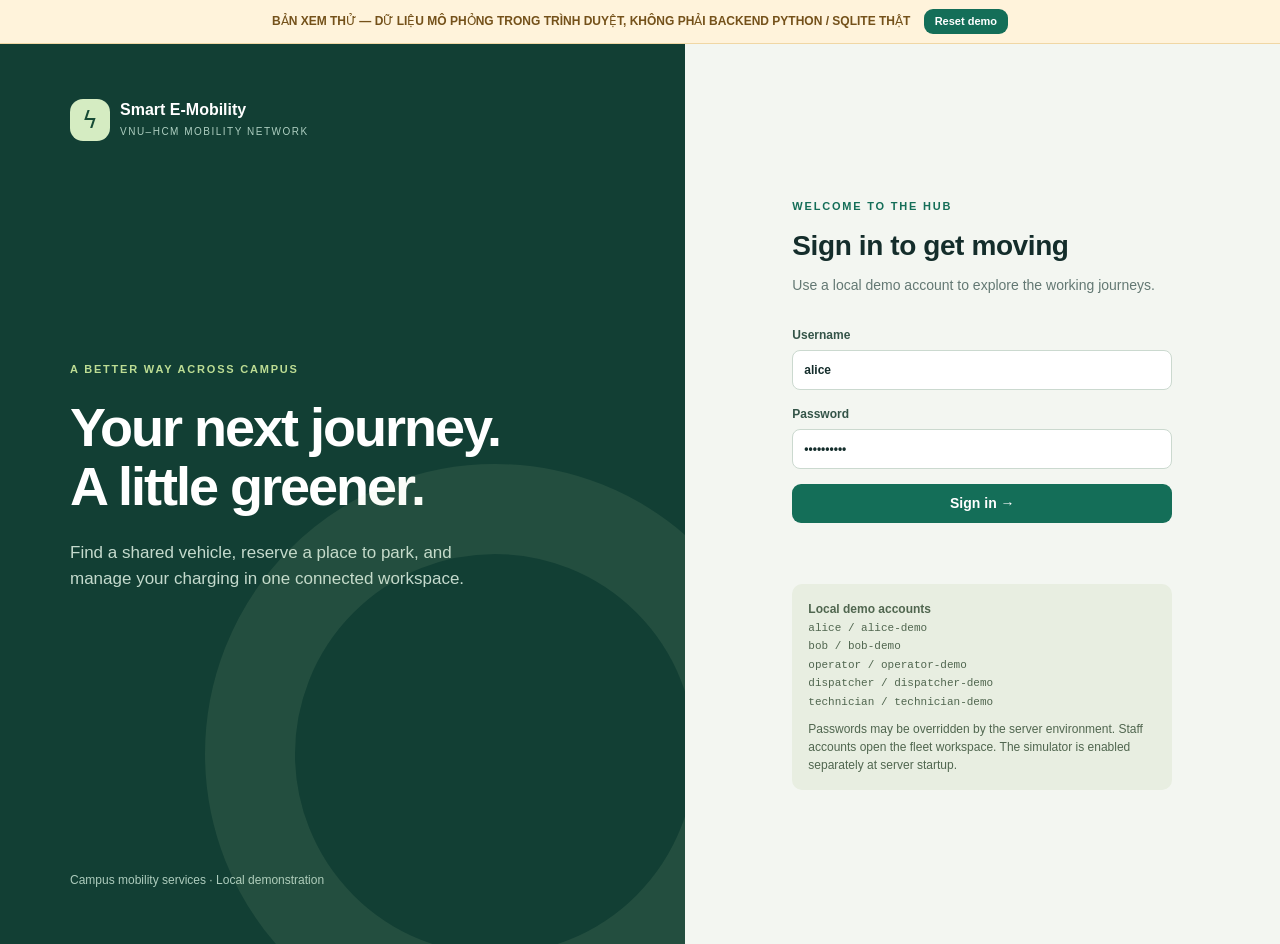
<file: deploy-demo/index.html>
<!doctype html>
<html lang="en">
<head>
  <meta charset="utf-8">
  <meta name="viewport" content="width=device-width, initial-scale=1">
  <meta name="robots" content="noindex, nofollow">
  <meta name="color-scheme" content="light">
  <meta name="description" content="Interactive simulated preview of the Smart E-Mobility Hub A/B/C/D campus project. No backend or real vehicle actions.">
  <title>Smart E-Mobility Hub — Interactive Preview</title>
  <style>:root{--ink:#142d2b;--muted:#637873;--green:#146e58;--green-dark:#09513f;--pale:#e9f5ed;--line:#dce6df;--paper:#fff;--canvas:#f3f6f1;--orange:#a35713;--red:#b33a37;--shadow:0 5px 22px #19382c08;font-family:"Segoe UI",Arial,sans-serif;color:var(--ink);background:var(--canvas);font-synthesis:none}
*{box-sizing:border-box}body{margin:0;min-width:320px;font-size:14px;line-height:1.5}button,input,select,textarea{font:inherit}button{cursor:pointer;border:1px solid transparent;background:var(--green);color:#fff;border-radius:9px;padding:10px 16px;font-weight:650;line-height:1.2;transition:background .15s}button:hover{background:var(--green-dark)}button:disabled{cursor:wait;opacity:.55}button.secondary{background:white;border-color:var(--line);color:var(--ink)}button.secondary:hover{background:var(--pale)}button.danger{background:#fff1ef;color:var(--red);border-color:#f0d5d1}button.small{padding:7px 10px;font-size:12px}button.link{background:transparent;color:var(--green);padding:3px 0;text-align:left}a{color:var(--green)}:focus-visible{outline:3px solid #e2ad35;outline-offset:3px}h1,h2,h3,p{margin:0}h1{font-size:32px;line-height:1.15;letter-spacing:-1px}h2{font-size:20px;letter-spacing:-.4px}h3{font-size:16px}p+p{margin-top:10px}.muted{color:var(--muted)}.small-text{font-size:12px}.eyebrow{text-transform:uppercase;font-size:11px;font-weight:750;letter-spacing:1.8px;color:var(--green);margin-bottom:10px}.skip-link{position:absolute;left:12px;top:-60px;background:white;padding:10px;z-index:100}.skip-link:focus{top:12px}.shell{display:grid;grid-template-columns:230px 1fr;min-height:100vh}.sidebar{background:#123f34;color:#fff;padding:30px 19px;display:flex;flex-direction:column;position:sticky;top:0;height:100vh}.brand{display:flex;gap:10px;align-items:center;padding:0 10px 30px}.brand-symbol{display:grid;place-items:center;width:40px;height:42px;border-radius:13px;background:#d5ecc2;color:#174b36;font-size:24px;font-weight:800}.brand strong{font-size:16px;line-height:1.1;display:block}.brand small{display:block;color:#adcec0;margin-top:5px;font-size:10px;letter-spacing:1.5px}.nav-label{color:#92b8a9;font-size:10px;font-weight:700;letter-spacing:1.8px;margin:16px 12px 8px}.nav{display:grid;gap:5px}.nav button{display:flex;gap:12px;align-items:center;text-align:left;background:transparent;color:#d5e8df;padding:12px;border-radius:8px;font-weight:500}.nav button:hover{background:#ffffff0d}.nav button.active{color:#123f34;background:#dceecd;font-weight:700}.nav .icon{width:19px;font-size:18px}.sidebar-foot{margin-top:auto;border-top:1px solid #ffffff20;padding:22px 10px 0;color:#b9d0c5;font-size:12px}.sidebar-foot strong{color:white;font-size:13px}.main-column{min-width:0}.topbar{height:85px;background:#ffffffb0;border-bottom:1px solid var(--line);display:flex;justify-content:space-between;align-items:center;padding:0 38px;gap:15px}.breadcrumb{color:var(--muted);font-size:12px}.account{display:flex;align-items:center;gap:12px}.avatar{width:34px;height:34px;background:#dce8d9;display:grid;place-items:center;border-radius:50%;font-weight:800}.content{max-width:1500px;margin:auto;padding:32px 38px 60px}.page-title{display:flex;justify-content:space-between;align-items:flex-start;gap:20px;margin-bottom:25px}.page-title p{color:var(--muted);margin-top:9px;max-width:720px}.toolbar{display:flex;gap:8px;align-items:center;flex-wrap:wrap}.mode-banner{border:1px solid #dfcfa5;background:#fff9e8;color:#795719;padding:11px 15px;margin-bottom:24px;border-radius:10px;font-size:12px;display:flex;gap:9px;align-items:center}.mode-banner strong{white-space:nowrap}.stats{display:grid;grid-template-columns:repeat(4,minmax(0,1fr));gap:15px;margin-bottom:27px}.stat{background:white;border:1px solid var(--line);padding:20px;border-radius:13px;box-shadow:var(--shadow)}.stat .number{font-size:30px;font-weight:700;line-height:1.2;margin:6px 0}.stat .label{color:var(--muted);font-size:12px}.stat .hint{font-size:11px;color:var(--green)}.grid{display:grid;grid-template-columns:repeat(3,minmax(0,1fr));gap:18px}.grid.two{grid-template-columns:repeat(2,minmax(0,1fr))}.split{display:grid;grid-template-columns:minmax(0,1.7fr) minmax(300px,1fr);gap:22px;align-items:start}.card{background:white;border:1px solid var(--line);border-radius:13px;box-shadow:var(--shadow);overflow:hidden}.card-body{padding:22px}.card-heading{display:flex;justify-content:space-between;gap:12px;align-items:flex-start;margin-bottom:14px}.section-heading{display:flex;justify-content:space-between;align-items:center;gap:12px;margin:25px 0 14px}.hub-art{height:100px;background:#dfead8;display:flex;align-items:end;padding:18px 22px;position:relative;overflow:hidden}.hub-art:before{content:"";position:absolute;width:170px;height:170px;background:#c3d8b7;border-radius:50%;right:-20px;top:-35px}.hub-art:after{content:"";position:absolute;width:100px;height:55px;background:#afc99f;right:45px;bottom:0;border-radius:8px 8px 0 0}.hub-art span{z-index:1;text-transform:uppercase;font-size:10px;letter-spacing:1.6px;font-weight:800;color:#3c6749}.hub-card:nth-child(2) .hub-art{background:#e4ede9}.hub-card:nth-child(2) .hub-art:before{background:#c5dcd4}.hub-card:nth-child(2) .hub-art:after{background:#afcdc1}.hub-card:nth-child(3) .hub-art{background:#ece5d6}.hub-card:nth-child(3) .hub-art:before{background:#e0d4b8}.hub-card:nth-child(3) .hub-art:after{background:#cfbf9d}.capacity{margin:18px 0}.capacity-line{display:flex;justify-content:space-between;font-size:12px;margin-bottom:7px}.meter{height:6px;border-radius:9px;background:#e6ece6;overflow:hidden}.meter-fill{height:100%;background:#4c8b63}.meter-fill.warn{background:#d49b3a}.facts{display:flex;gap:16px;font-size:11px;color:var(--muted);margin-top:10px;flex-wrap:wrap}.card-footer{border-top:1px solid var(--line);padding-top:15px;display:flex;justify-content:space-between;align-items:center;margin-top:17px}.chip{display:inline-flex;align-items:center;gap:4px;padding:4px 8px;border-radius:6px;font-size:10px;font-weight:750;letter-spacing:.3px;line-height:1.3;background:#eef2ef;color:#557066;white-space:normal}.chip.good{background:#e8f3e7;color:#347249}.chip.warn{background:#fff1d6;color:#966115}.chip.bad{background:#fde9e5;color:#a63c32}.chip.neutral{background:#edf0f5;color:#566b84}.chip+p{margin-top:8px}.empty{padding:36px 25px;text-align:center;color:var(--muted);border:1px dashed #ccdbd0;border-radius:11px;background:#ffffff70}.empty strong{display:block;color:var(--ink);font-size:15px;margin-bottom:5px}.records{display:grid;gap:12px}.record{background:white;border:1px solid var(--line);border-radius:11px;padding:18px 20px}.record-main{display:flex;justify-content:space-between;gap:15px;align-items:flex-start}.record-title{display:flex;gap:8px;align-items:center;flex-wrap:wrap;margin-bottom:5px}.record-id{color:var(--muted);font-family:Consolas,monospace;font-size:11px}.record-meta{display:flex;gap:15px;flex-wrap:wrap;font-size:12px;color:var(--muted);margin:7px 0}.record-actions{display:flex;flex-wrap:wrap;gap:7px;margin-top:14px}.record-note{padding:10px 12px;background:#f6f8f3;font-size:12px;color:var(--muted);border-radius:7px;margin-top:12px}.table-wrap{overflow:auto;border:1px solid var(--line);border-radius:12px;background:white}table{border-collapse:collapse;width:100%;text-align:left}th{font-size:10px;text-transform:uppercase;letter-spacing:1px;background:#f7f9f4;color:var(--muted);font-weight:650}th,td{padding:13px 17px;border-bottom:1px solid #e8eee8;white-space:nowrap}tr:last-child td{border-bottom:0}td{font-size:12px}td.wrap{white-space:normal;min-width:200px}.vehicle-name{font-weight:700}.battery{display:inline-flex;align-items:center;gap:6px;color:var(--green);font-weight:650}label{display:grid;gap:6px;color:#345448;font-size:12px;font-weight:650}input,select,textarea{width:100%;border:1px solid #cbd9cf;border-radius:8px;padding:10px 11px;background:#fff;color:var(--ink);min-height:40px}textarea{min-height:90px;resize:vertical}input[type=checkbox]{width:17px;min-height:17px;accent-color:var(--green)}.check-label{display:flex;align-items:center;gap:9px}.form{display:grid;gap:15px}.form-row{display:grid;grid-template-columns:1fr 1fr;gap:12px}.form-help{font-size:11px;color:var(--muted);font-weight:400}.form .primary{margin-top:3px}.divider{height:1px;background:var(--line);margin:22px 0}.spaced{margin-top:20px}.notice{position:fixed;bottom:24px;left:calc(230px + 24px);right:24px;z-index:50;background:#153e32;color:#fff;border:1px solid #b9cfbd;border-radius:11px;box-shadow:0 8px 30px #152b3130;padding:16px 20px;max-width:900px;display:flex;justify-content:space-between;align-items:center;gap:20px}.notice[hidden]{display:none}.notice.error{background:#7e312f;border-color:#a65450}.notice button{background:white;color:#1d4435;white-space:nowrap}.login-shell{min-height:100vh;display:grid;grid-template-columns:1.15fr 1fr}.login-story{background:#123f34;color:#fff;padding:55px 70px;display:flex;flex-direction:column;justify-content:space-between;position:relative;overflow:hidden}.login-story:after{content:"";position:absolute;width:400px;height:400px;border:90px solid #c6dfa518;border-radius:50%;bottom:-100px;right:-100px;pointer-events:none}.login-story .brand{padding:0}.login-story h1{font-size:54px;max-width:520px;line-height:1.1;letter-spacing:-2px;margin-bottom:24px}.login-story p{font-size:17px;color:#c4dacd;max-width:440px}.login-story .eyebrow{color:#bddd94;margin-bottom:20px}.login-story-footer{font-size:12px;color:#adccbd;margin-top:60px}.login-panel{display:flex;align-items:center;justify-content:center;padding:35px}.login-card{width:100%;max-width:380px}.login-card h2{font-size:28px;margin-bottom:8px}.login-card .form{margin-top:30px}.demo-note{background:#e8eee1;padding:16px;border-radius:10px;color:#50664f;font-size:12px;margin-top:24px}.demo-note code{font-family:Consolas,monospace;font-size:11px}.login-error{color:var(--red);min-height:22px}.login-shell~.notice{left:24px}.timestamp{font-variant-numeric:tabular-nums}dialog{border:1px solid var(--line);border-radius:15px;width:min(650px,calc(100% - 30px));padding:28px;color:var(--ink);max-height:85vh}dialog::backdrop{background:#173c3155}dialog pre{white-space:pre-wrap;overflow-wrap:anywhere;background:#f3f6ef;padding:15px;max-height:50vh;overflow:auto;font-size:12px}dialog button{margin-top:15px}.review-list{padding-left:18px;font-size:12px;color:var(--muted)}.review-list li+li{margin-top:6px}.row-spread{display:flex;align-items:center;justify-content:space-between;gap:10px}.sim-area{border:1px solid #e3cf9e;background:#fffcf2;border-radius:12px;padding:20px}.sim-area h2{color:#7b5c20}.state-age{font-size:11px;color:var(--muted)}.inline-input{max-width:190px}.loading{padding:50px;text-align:center;color:var(--muted)}.history-detail{font-family:Consolas,monospace;font-size:11px;white-space:normal;max-width:650px;overflow-wrap:anywhere}.visually-hidden{position:absolute;width:1px;height:1px;overflow:hidden;clip:rect(0,0,0,0)}
@media(max-width:1200px){.content{padding:28px}.topbar{padding:0 28px}.grid{grid-template-columns:repeat(2,minmax(0,1fr))}.split{grid-template-columns:1fr}.stats{gap:10px}.stat{padding:16px}.login-story{padding:45px}.login-story h1{font-size:44px}}
@media(max-width:850px){.shell{grid-template-columns:80px 1fr}.sidebar{padding:22px 10px}.brand{padding:0 8px 25px}.brand-text,.nav-label,.nav button .nav-text,.sidebar-foot{display:none}.nav button{justify-content:center;padding:13px}.nav .icon{font-size:22px;width:auto}.content{padding:24px 20px}.topbar{padding:0 20px;height:75px}.breadcrumb{display:none}.topbar{justify-content:flex-end}.notice{left:100px}.stats{grid-template-columns:repeat(2,minmax(0,1fr))}.login-shell{grid-template-columns:1fr}.login-story{padding:30px}.login-story>div:nth-child(2){margin-top:40px}.login-story h1{font-size:32px;margin-bottom:12px;max-width:none}.login-story p{font-size:14px;max-width:none}.login-story-footer{display:none}.login-panel{padding:35px 25px}.login-card{max-width:500px}}
@media(max-width:600px){.shell{display:block}.sidebar{height:auto;padding:13px 12px;position:static}.sidebar .brand{display:none}.nav{display:flex;overflow:auto;gap:3px}.nav button{padding:10px;flex:1;min-width:44px}.nav .icon{font-size:19px}.content{padding:22px 15px 90px}.topbar{height:62px;padding:0 15px}.grid,.grid.two{grid-template-columns:1fr}.page-title{display:block}.page-title .toolbar{margin-top:15px}h1{font-size:27px}.mode-banner{display:block}.mode-banner strong{display:block;margin-bottom:4px}.notice{left:12px;right:12px;bottom:12px;padding:12px;font-size:12px;display:block}.notice button{margin-top:9px}.form-row{grid-template-columns:1fr}.card-body{padding:18px}.account{font-size:12px}.account .avatar{display:none}.stat .number{font-size:26px}.record-main{display:block}.record-main>.chip{margin-top:8px}.login-story h1{font-size:28px}.login-story{padding:25px}.login-story>div:nth-child(2){margin-top:25px}}

progress.meter{display:block;width:100%;border:0;appearance:none}progress.meter::-webkit-progress-bar{background:#e6ece6;border-radius:9px}progress.meter::-webkit-progress-value{background:#4c8b63;border-radius:9px}progress.meter.warn::-webkit-progress-value{background:#d49b3a}progress.meter::-moz-progress-bar{background:#4c8b63;border-radius:9px}

.fleet-sections {display:flex; flex-wrap:wrap; gap:8px; margin:0 0 24px}
#fleet-workspace .split section > .section-heading:first-child {margin-top:0}
.vehicle-checks {border:1px solid var(--line); border-radius:8px; margin:0; padding:10px 12px; display:grid; gap:8px}
.vehicle-checks legend {padding:0 4px; font-size:12px; font-weight:650; color:#345448}
.vehicle-checks .check-label {display:flex; align-items:center; gap:8px}
#fleet-workspace [hidden] {display:none}
#fleet-workspace .record-actions > form {width:100%}
#fleet-workspace .form {min-width:0}
#fleet-workspace .form select {min-width:0}
</style>
  
  
</head>
<body><div style="position:relative;z-index:1;background:#fff3db;border-bottom:1px solid #f0d7a5;color:#74511a;padding:9px 18px;text-align:center;font:600 12px Segoe UI,Arial">BẢN XEM THỬ — DỮ LIỆU MÔ PHỎNG TRONG TRÌNH DUYỆT, KHÔNG PHẢI BACKEND PYTHON / SQLITE THẬT <button onclick="resetEmobilityPreview()" style="margin-left:10px;padding:5px 10px;font-size:11px">Reset demo</button></div>
  <a class="skip-link" href="#main">Skip to content</a>
  <div id="app"></div>
  <div id="notice" class="notice" role="status" aria-live="polite" hidden></div>
  <dialog id="detail-dialog"><div id="detail-content"></div><button id="close-dialog" class="secondary">Close</button></dialog>
<script>const previewStore=(()=>{const m=new Map();return {getItem:k=>m.has(k)?m.get(k):null,setItem:(k,v)=>m.set(k,String(v)),removeItem:k=>m.delete(k)}})();</script><script>/* Preview-only in-browser data adapter. NOT the Python/SQLite backend. */
(() => {
  'use strict';
  const roles = {alice:'student', bob:'student', operator:'operator', dispatcher:'dispatcher', technician:'technician'};
  const creds = {alice:'alice-demo', bob:'bob-demo', operator:'operator-demo', dispatcher:'dispatcher-demo', technician:'technician-demo'};
  const sec = () => Date.now()/1000;
  const uid = prefix => prefix + '-' + Math.random().toString(36).slice(2,10).toUpperCase();
  const keys = ['hubs','vehicles','spots','ports','holds','trips','rights','visits','sessions','incidents','commands','plans','audit','orders','scenarios'];
  const storeKey = 'emobility_html_preview_demo_v2';
  let db;
  const emptyDb = () => {
    const o=Object.fromEntries(keys.map(k=>[k,[]]));
    const t=sec();
    ['Metro Gateway','University Campus','Dormitory'].forEach((name,i)=>{
      const id='H'+(i+1);o.hubs.push({id,name,power_kw:7.4,capacity:10,open:true});
      for(let j=1;j<=10;j++){
        const spotId=`${id}-S${j}`;
        o.spots.push({id:spotId, hub_id:id, state:'EMPTY', vehicle_id:null, health:'OPERABLE', freshness:'FRESH', observed_at:t,sequence:1});
        if(j<=2)o.ports.push({id:`${id}-C${j}`,spot_id:spotId, hub_id:id, connector:'TYPE2',kw:3.7,plug:'UNPLUGGED',power:'OFF',health:'OPERABLE',freshness:'FRESH',observed_at:t,sequence:1});
      }
    });
    [['V1','shared',null,'H1','H1-S3',75],['V2','shared',null,'H2','H2-S3',45],['V3','shared',null,'H1','H1-S1',68],['P1','personal','alice',null,null,30],['P2','personal','bob',null,null,40]].forEach(([id,kind,owner_id,hub_id,spot_id,soc])=>{
      o.vehicles.push({id,label:id,kind,owner_id,hub_id,spot_id,soc,battery_kwh:2,connector:'TYPE2',health:'OPERABLE',freshness:'FRESH',observed_at:t,transferable:kind==='shared',available:kind==='shared',sequence:1});
      if(spot_id){const s=o.spots.find(x=>x.id===spot_id);s.state='OCCUPIED';s.vehicle_id=id;o.visits.push({id:'seed-'+id,owner_id:'operator',vehicle_id:id,spot_id,status:'PARKED',arrived_at:t});}
    });
    o.revision=1;return o;
  };
  const recover = () => {try{ const s=JSON.parse(previewStore.getItem(storeKey)); return s&&Array.isArray(s.vehicles)&&Array.isArray(s.hubs)?s:null;}catch{return null;}};
  db = recover() || emptyDb();
  const persist = () => {try{previewStore.setItem(storeKey,JSON.stringify(db));}catch{}};
  let account = null;
  const obj=(key,id)=>db[key].find(r=>r.id===id);
  const add=(key,fields)=>{const r={id:uid(key.slice(0,-1)||key),...fields};db[key].push(r);return r;};
  const requireItem=(key,id)=>{const x=obj(key,id);if(!x)throw new Error(`${key}: record not found (${id})`);return x;};
  const audit=(action)=>add('audit',{at:sec(),actor_id:account,action});
  const pickBay=(hub,charging=false)=>db.spots.find(s=>s.hub_id===hub && s.state==='EMPTY' && s.health==='OPERABLE' && (!charging||db.ports.some(p=>p.spot_id===s.id && p.health==='OPERABLE')));
  const command=(kind,row,extra={})=>add('commands',{kind,record_id:row.id,owner_id:account,vehicle_id:row.vehicle_id || extra.vehicle_id,status:'PENDING',created_at:sec(),...extra});
  const bookSession=(right,target_soc)=>{const port=db.ports.find(p=>p.spot_id===right.spot_id) || db.ports.find(p=>p.hub_id===right.hub_id && p.health==='OPERABLE');if(!port)throw new Error('No charging port at this location');return add('sessions',{owner_id:account,vehicle_id:right.vehicle_id,right_id:right.id,port_id:port.id,status:'BOOKED',start:right.start,end:right.end,scheduled_start:right.start,scheduled_end:right.end,kw:3.7,target_soc:Number(target_soc||80)});};
  const visible=(key)=>{
    if (['operator','dispatcher','technician'].includes(roles[account])) return db[key];
    if(['vehicles','hubs','spots','ports'].includes(key))return db[key];
    if(key==='audit'||key==='commands')return [];
    return db[key].filter(row=>row.owner_id===account);
  };
  const snapshot=()=>{
    const now=sec();
    const hubs=db.hubs.map(h=>{
      const bays=db.spots.filter(s=>s.hub_id===h.id);
      const occupied=bays.filter(s=>s.state==='OCCUPIED').length;
      const unknown=bays.filter(s=>s.state==='UNKNOWN').length;
      const held=db.rights.filter(r=>r.hub_id===h.id && ['CONFIRMED','HANDOVER_PENDING'].includes(r.status)).length;
      return {...h,occupied,unknown,held,available:Math.max(0,10-occupied-held-unknown),effective_percent:Math.round(100*(occupied+held+unknown)/10),level:'OPEN'};
    });
    const vehicles=db.vehicles.map(v=>({...v,available:v.kind==='shared'&&v.health==='OPERABLE'&&v.hub_id!=null&&!v.transfer_order_id&&!db.holds.some(h=>h.vehicle_id===v.id&&['ACTIVE','HANDOVER_PENDING'].includes(h.status))&&!db.trips.some(t=>t.vehicle_id===v.id&&t.status!=='CLOSED'),freshness:'FRESH'}));
    const o={revision:db.revision,now,simulator:true,actor:{id:account,role:roles[account]},hubs,vehicles};
    for(const k of keys)if(!(k in o))o[k]=structuredClone(visible(k));
    return o;
  };
  const doAck=(c)=>{
    const p = c, kind=c.kind;
    const record=(key)=>obj(key,c.record_id);
    if(kind==='PICKUP'){
      const h=record('holds'); if(h){h.status='CONSUMED';const v=obj('vehicles',h.vehicle_id); const previous=v.spot_id;v.hub_id=null;v.spot_id=null;const s=obj('spots',previous);if(s){s.state='EMPTY';s.vehicle_id=null;}
        const visit=db.visits.find(x=>x.vehicle_id===v.id&&x.status==='PARKED');if(visit)visit.status='DEPARTED';
        add('trips',{owner_id:h.owner_id,vehicle_id:h.vehicle_id,hold_id:h.id,status:'ACTIVE',started_at:sec()});}}
    else if(kind==='RETURN'){
      const t=record('trips');if(t){const v=obj('vehicles',t.vehicle_id);const spot=pickBay(c.hub_id)||db.spots.find(s=>s.hub_id===c.hub_id);if(spot){spot.state='OCCUPIED';spot.vehicle_id=v.id;v.spot_id=spot.id;}v.hub_id=c.hub_id;t.status='CLOSED';t.ended_at=sec();add('visits',{owner_id:t.owner_id,vehicle_id:v.id,spot_id:v.spot_id,status:'PARKED',arrived_at:sec()});}}
    else if(kind==='ARRIVE'){
      const r=record('rights');if(r){r.status='CONSUMED';const spot=obj('spots',r.spot_id);if(spot){spot.state='OCCUPIED';spot.vehicle_id=r.vehicle_id;}
       const v=obj('vehicles',r.vehicle_id);if(v){v.hub_id=r.hub_id;v.spot_id=r.spot_id;}add('visits',{owner_id:r.owner_id,vehicle_id:r.vehicle_id,spot_id:r.spot_id,right_id:r.id,status:'PARKED',arrived_at:sec()});}}
    else if(kind==='DEPART'){
      const visit=record('visits');if(visit){visit.status='DEPARTED';const spot=obj('spots',visit.spot_id);if(spot){spot.state='EMPTY';spot.vehicle_id=null;}const v=obj('vehicles',visit.vehicle_id);if(v){v.hub_id=null;v.spot_id=null;}}}
    else if(['PLUG','START','STOP','UNPLUG'].includes(kind)){
      const session=record('sessions');if(session){const port=obj('ports',session.port_id);
       if(kind==='PLUG'&&port){port.plug='CONNECTED';port.vehicle_id=session.vehicle_id;session.status='BOOKED';}
       if(kind==='START'){session.status='CHARGING';if(port)port.power='ON';}
       if(kind==='STOP'){session.status='COMPLETED';if(port)port.power='OFF';}
       if(kind==='UNPLUG'&&port){port.plug='UNPLUGGED';port.vehicle_id=null;}}
    }
    else if(kind==='TRANSFER'){
      const order=record('orders');const vehicle=obj('vehicles',c.vehicle_id);
      if(order&&vehicle){order.delivered=order.delivered||[];order.pending=(order.pending||[]).filter(v=>v!==vehicle.id);order.delivered.push(vehicle.id);order.status=order.delivered.length===order.vehicle_ids.length?'COMPLETED':'IN_PROGRESS';vehicle.hub_id=order.dest_hub_id;vehicle.spot_id=(pickBay(order.dest_hub_id)||{}).id||null;vehicle.transfer_order_id=null;const target=obj('spots',vehicle.spot_id);if(target){target.state='OCCUPIED';target.vehicle_id=vehicle.id;}}
    }
  };
  const dispatch=(action,p={})=>{
    let r, item, t=sec();
    switch(action){
      case 'reserve_vehicle': {
        const v=requireItem('vehicles',p.vehicle_id); if(db.holds.some(h=>h.vehicle_id===v.id&&h.status==='ACTIVE'))throw new Error('This vehicle is already reserved');
        r=add('holds',{owner_id:account,vehicle_id:v.id,status:'ACTIVE',created_at:t,expires_at:t+600});break;}
      case 'cancel_hold':r=requireItem('holds',p.hold_id);r.status='CANCELLED';break;
      case 'pickup':r=requireItem('holds',p.hold_id);r.status='HANDOVER_PENDING';r=command('PICKUP',r);break;
      case 'return_vehicle':r=requireItem('trips',p.trip_id);r.status='HANDOVER_PENDING';r=command('RETURN',r,{hub_id:p.hub_id});break;
      case 'register_vehicle':r=add('vehicles',{owner_id:account,kind:'personal',label:p.label,hub_id:null,spot_id:null,soc:Number(p.soc),battery_kwh:Number(p.battery_kwh),connector:p.connector,health:'OPERABLE',freshness:'FRESH',observed_at:t});break;
      case 'reserve_parking': {
        const spot=pickBay(p.hub_id,!!p.charging);if(!spot)throw new Error('No eligible parking bay in preview');
        r=add('rights',{owner_id:account,vehicle_id:p.vehicle_id,hub_id:p.hub_id,spot_id:spot.id,start:Number(p.start),end:Number(p.end),status:'CONFIRMED',created_at:t});
        if(p.charging)bookSession(r,p.target_soc);break;}
      case 'cancel_parking':r=requireItem('rights',p.right_id);r.status='CANCELLED';break;
      case 'arrive':r=requireItem('rights',p.right_id);r.status='HANDOVER_PENDING';r=command('ARRIVE',r);break;
      case 'depart':r=requireItem('visits',p.visit_id);r.status='DEPART_PENDING';r=command('DEPART',r);break;
      case 'register_charge':r=bookSession(requireItem('rights',p.right_id),p.target_soc);break;
      case 'plug': r=command('PLUG',requireItem('sessions',p.session_id));break;
      case 'start_charge': {const s=requireItem('sessions',p.session_id);s.status='START_PENDING';r=command('START',s);break;}
      case 'stop_charge': {const s=requireItem('sessions',p.session_id);s.status='STOP_PENDING';r=command('STOP',s);break;}
      case 'unplug': r=command('UNPLUG',requireItem('sessions',p.session_id));break;
      case 'cancel_charge': r=requireItem('sessions',p.session_id);r.status='CANCELLED';break;
      case 'support':r=add('incidents',{owner_id:account,record_id:p.record_id,message:p.message,status:'OPEN',created_at:t,kind:'SUPPORT'});break;
      case 'sim_refresh': for(const k of ['vehicles','spots','ports'])db[k].forEach(x=>{x.observed_at=t;x.freshness='FRESH'});r={status:'SIMULATED'};break;
      case 'sim_observe': {r=requireItem(p.resource_type,p.resource_id);r.health=p.health||r.health;r.observed_at=t;break;}
      case 'simulate': {r=requireItem('commands',p.command_id);r.status=p.outcome==='REJECT'?'REJECTED':p.outcome==='UNKNOWN'?'PENDING':'ACKNOWLEDGED';if(p.outcome==='ACK')doAck(r);break;}
      case 'schedule_preview':r=add('plans',{owner_id:account,kind:'SCHEDULE',status:'DRAFT',allocations:[],created_at:t});break;
      case 'schedule_confirm':r=requireItem('plans',p.plan_id);r.status='APPLIED';break;
      case 'fleet_charge': {const v=requireItem('vehicles',p.vehicle_id); const right=add('rights',{owner_id:account,vehicle_id:v.id,hub_id:v.hub_id,spot_id:v.spot_id,start:t,end:t+3600,status:'CONSUMED'});r=bookSession(right,p.target_soc);break;}
      case 'capacity_plan':r=add('plans',{owner_id:account,kind:'capacity',status:'DRAFT',hub_id:p.hub_id});break;
      case 'accept_capacity':r=requireItem('incidents',p.incident_id);r.status=p.accept?'ACCEPTED':'DECLINED';break;
      case 'transfer_preview':r=add('orders',{owner_id:account,source_hub_id:p.source_hub_id,dest_hub_id:p.dest_hub_id,vehicle_ids:p.vehicle_ids||[],staff_id:p.staff_id||'dispatcher',status:'DRAFT',charging_bays:!!p.charging_bays,delivered:[],pending:[]});break;
      case 'transfer_issue':r=requireItem('orders',p.order_id);r.status='ISSUED';break;
      case 'transfer_start':r=requireItem('orders',p.order_id);r.status='IN_PROGRESS';break;
      case 'transfer_handover': {
        const o=requireItem('orders',p.order_id);o.pending=o.pending||[];
        for(const vid of p.vehicle_ids||[]){o.pending.push(vid);command('TRANSFER',o,{vehicle_id:vid});}r=o;break;}
      case 'd_resource_state':r=db.vehicles.find(v=>v.id===p.resource_id)||db.spots.find(x=>x.id===p.resource_id)||db.ports.find(x=>x.id===p.resource_id);if(!r)throw new Error('Unknown resource');r.health=p.active?'OPERABLE':'DEACTIVATED';break;
      case 'd_open_incident':r=add('incidents',{owner_id:account,kind:'MAINTENANCE',record_id:p.resource_id,resource_id:p.resource_id,message:p.message,status:'OPEN',technician_id:'technician',created_at:t});break;
      case 'd_update_incident':r=requireItem('incidents',p.incident_id);r.status=p.outcome||'RESOLVED';r.response=p.note||'';break;
      case 'what_if': {
        const impact=db.hubs.map(h=>({hub_id:h.id,current_percent:20,projected_percent:Math.min(100,Math.round(h.id===p.hub_id?20*Number(p.demand_factor):20))}));
        r=add('scenarios',{owner_id:account,hub_id:p.hub_id,demand_factor:Number(p.demand_factor),impact,recommendations:[]});break;}
      case 'what_if_draft':r=add('orders',{owner_id:account,source_hub_id:'H1',dest_hub_id:'H2',vehicle_ids:['V1'],staff_id:'dispatcher',status:'DRAFT',delivered:[],pending:[]});break;
      case 'd_telemetry': {
        r=requireItem('vehicles',p.resourceId);
        r.last_telemetry={resourceId:r.id,observed_at:t,batterySoc:Number(p.batterySoc),speed:Number(p.speed||0),temperatureC:Number(p.temperatureC||27),destinationHubId:p.destinationHubId,sequence:(r.sequence||0)+1,alerts:Number(p.batterySoc)<20?['LOW_BATTERY']:[]};break;}
      default: throw new Error('This operation requires the real Python backend: '+action);
    }
    db.revision++;audit(action);persist();
    return {status:['PICKUP','RETURN','ARRIVE','DEPART','PLUG','START','STOP','UNPLUG','TRANSFER'].includes(r?.kind)?'PENDING_VERIFICATION':'CONFIRMED',code:'OK',record:r,revision:db.revision};
  };
  const resp=(body,status=200)=>new Response(JSON.stringify(body),{status,headers:{'Content-Type':'application/json'}});
  const nativeFetch=window.fetch.bind(window);
  window.fetch=async(input,options={})=>{
    const url=typeof input==='string'?input:String(input.url||'');
    if(!url.startsWith('/api/'))return nativeFetch(input,options);
    let data={};try{data=options.body?JSON.parse(options.body):{};}catch{return resp({error:{code:'JSON',message:'Invalid request'}},400);}
    if(url==='/api/health')return resp({status:'ok',simulator:true,preview:true});
    if(url==='/api/login'){
      if(!(data.username in creds)||creds[data.username]!==data.password)return resp({error:{code:'LOGIN',message:'Wrong demo credentials'}},401);
      account=data.username;return resp({actor:{id:account,role:roles[account]}});
    }
    if(url==='/api/logout'){account=null;return resp({status:'SIGNED_OUT'});}
    if(!account)return resp({error:{code:'AUTH_REQUIRED',message:'Sign in first'}},401);
    if(url==='/api/state')return resp(snapshot());
    if(url==='/api/commands')try{return resp(dispatch(data.action,data.payload));}
      catch(error){return resp({error:{code:'PREVIEW_ONLY',message:error.message}},409);}
    return resp({error:{code:'NOT_FOUND',message:'Not found'}},404);
  };
  window.resetEmobilityPreview=()=>{previewStore.removeItem(storeKey);db=emptyDb();account=null;window.location.reload();};
})();
</script><script>'use strict';

const fleetSections = [
  {id:'network', label:'Network', roles:['operator'], view:networkStatus},
  {id:'transfers', label:'Transfers', roles:['operator','dispatcher'], view:transferDesk},
  {id:'tickets', label:'Maintenance', roles:['operator','technician'], view:maintenanceDesk},
  {id:'forecast', label:'Demand forecast', roles:['operator'], view:demandForecast},
  {id:'telemetry', label:'Telemetry', roles:['operator'], view:telemetryDesk}
];
let fleetSection = location.hash.slice(1).split('/')[1] || '';
let resourceHub = '';
let transferSource = '';

function fleetWorkspace() {
  const sections = fleetSections.filter(item => item.roles.includes(state.actor.role));
  const current = sections.find(item => item.id === fleetSection) || sections[0];
  return heading('Fleet operations', 'Fleet operations',
    {operator:'Monitor hub capacity, coordinate field staff and review vehicle observations.',
      dispatcher:'Collect your assigned vehicles and record their handover at the destination.',
      technician:'Review assigned maintenance tickets and record the outcome of each inspection.'}[state.actor.role]) +
    `<div id="fleet-workspace"><nav class="fleet-sections" aria-label="Fleet tools">${sections.map(item =>
      `<button class="${current === item ? '' : 'secondary'} small" data-fleet-section="${item.id}" ${current === item ? 'aria-current="page"' : ''}>${item.label}</button>`).join('')}</nav>${current.view()}</div>`;
}

const fleetResources = () => [
  ...list('ports').map(item => ({...item, type:'Charging port'})),
  ...list('spots').map(item => ({...item, type:'Parking bay'})),
  ...list('vehicles').map(item => ({...item, type:'Vehicle'}))
];

function networkStatus() {
  const resources = fleetResources();
  const selected = resourceHub || list('hubs')[0]?.id || '';
  const filtered = selected === 'all' ? resources : resources.filter(r=>r.hub_id===selected);
  return `<div class="grid">${list('hubs').map(h => {
    const stale = resources.filter(r => r.hub_id === h.id && r.freshness !== 'FRESH').length;
    return `<article class="record"><div class="record-main"><h2>${esc(h.name)}</h2>${chip(h.level)}</div>
      <div class="record-meta"><span>${h.available} of ${h.capacity} bays available</span><span>${h.effective_percent}% committed</span></div>
      <p class="small-text">${stale ? esc(stale)+' resources awaiting fresh observations' : 'Resource observations are current'}</p>
      <button class="link spaced" data-resource-hub="${esc(h.id)}">Inspect resources →</button></article>`;
  }).join('')}</div>
  <div class="section-heading"><h2>Resources</h2><label>Location<select data-resource-filter>${option('all','All locations',selected==='all')}${list('hubs').map(h=>option(h.id,h.name,h.id===selected)).join('')}</select></label></div>
  <div class="table-wrap"><table><thead><tr><th>Resource</th><th>Location</th><th>Condition</th><th>Observation</th><th>Availability control</th></tr></thead><tbody>${filtered.map(r=>
    `<tr><td><strong>${esc(r.id)}</strong><br>${esc(r.type)}</td><td>${esc(hubName(r.hub_id))}</td><td>${chip(r.health)}</td><td>${chip(r.freshness)}<br>${date(r.observed_at)}</td><td>${['OPERABLE','DEACTIVATED'].includes(r.health) && !r.maintenance_ticket_id ?
      actionButton(r.health==='DEACTIVATED'?'Reactivate':'Deactivate','d_resource_state',{resource_id:r.id,active:r.health==='DEACTIVATED'},'secondary small') : 'Under maintenance'}</td></tr>`
  ).join('')}</tbody></table></div>`;
}

function vehicleChecks(ids, labelFor) {
  return ids.map(id => `<label class="check-label"><input name="vehicle_ids" type="checkbox" value="${esc(id)}">${esc(labelFor(id))}</label>`).join('');
}

function transferFields() {
  const source = transferSource || list('hubs')[0]?.id;
  const vehicles = list('vehicles').filter(v => v.hub_id === source && v.kind === 'shared' && v.transferable);
  const destinations = list('hubs').filter(h => h.id !== source);
  return `<div class="form-row"><label>Source hub<select name="source_hub_id" data-transfer-source required>${list('hubs').map(h=>option(h.id,h.name,h.id===source)).join('')}</select></label>
    <label>Destination hub<select name="dest_hub_id" required>${destinations.map(h=>option(h.id,h.name)).join('')}</select></label></div>
    <fieldset class="vehicle-checks"><legend>Available shared vehicles</legend>${vehicles.length ? vehicleChecks(vehicles.map(v=>v.id),id=>id) : '<p class="muted">No eligible vehicle at this hub.</p>'}</fieldset>
    <label class="check-label"><input type="checkbox" name="charging_bays">Reserve charging bays at the destination</label>
    <label>Assigned staff<select name="staff_id">${option('dispatcher','Dispatcher')}</select></label>
    <button type="submit" ${vehicles.length && destinations.length ? '' : 'disabled'}>Preview transfer</button>`;
}

function transferOrder(order) {
  const operator = state.actor.role === 'operator';
  const delivered = order.delivered;
  const pendingIds = order.pending;
  const remaining = order.vehicle_ids.filter(id=>!delivered.includes(id) && !pendingIds.includes(id));
  let controls = '';
  if (operator && order.status === 'DRAFT') {
    controls = actionButton('Issue transfer','transfer_issue',{order_id:order.id},'small');
  } else if (!operator && order.status === 'ISSUED') {
    controls = actionButton('Start transfer','transfer_start',{order_id:order.id},'small');
  } else if (!operator && order.status === 'IN_PROGRESS' && remaining.length) {
    controls = `<form class="form" data-command="transfer_handover"><input type="hidden" name="order_id" value="${esc(order.id)}">
      <fieldset class="vehicle-checks"><legend>Vehicles presented at destination</legend>${vehicleChecks(remaining,id=>id)}</fieldset><button type="submit">Request handover</button></form>`;
  }
  return `<article class="record"><div class="record-main"><div><h3>${esc(hubName(order.source_hub_id))} → ${esc(hubName(order.dest_hub_id))}</h3><span class="record-id">${esc(order.id)}</span></div>${chip(order.status)}</div>
    <div class="record-meta"><span>Assigned to ${esc(order.staff_id)}</span><span>${delivered.length} / ${order.vehicle_ids.length} delivered</span></div>
    <p class="small-text">Vehicles · ${esc(order.vehicle_ids.join(', '))}${order.charging_bays?' · Charging bays requested':''}</p>
    ${delivered.length ? `<p class="small-text">Delivered · ${esc(delivered.join(', '))}</p>` : ''}
    ${pendingIds.length ? `<p class="record-note">Awaiting evidence · ${esc(pendingIds.join(', '))}${operator?' <button class="link" data-tab="operations">Open device outbox →</button>':''}</p>` : ''}
    ${controls ? `<div class="record-actions">${controls}</div>` : ''}</article>`;
}

function transferDesk() {
  const operator = state.actor.role === 'operator';
  const orders = list('orders').slice().reverse();
  const listing = `<section><div class="section-heading"><h2>${operator ? 'Transfer orders' : 'Assigned transfers'}</h2></div><div class="records">${orders.length ?
    orders.map(transferOrder).join('') : empty('No transfer orders',operator?'Preview a transfer to create a draft.':'Issued orders assigned to you appear here.')}</div></section>`;
  if (!operator) return listing;
  return `<div class="split">${listing}<section class="card"><div class="card-body"><h2>Plan a transfer</h2><form class="form spaced" data-command="transfer_preview">${transferFields()}</form></div></section></div>`;
}

function maintenanceTicket(ticket) {
  const isAssigned = state.actor.role === 'technician' && ticket.technician_id === state.actor.id;
  return `<article class="record"><div class="record-main"><div><h3>${esc(ticket.resource_id)}</h3><span class="record-id">${esc(ticket.id)}</span></div>${chip(ticket.status)}</div>
    <p class="spaced">${esc(ticket.message)}</p><div class="record-meta"><span>Assigned to ${esc(ticket.technician_id)}</span>${ticket.origin_incident_id?`<span>Source report · ${esc(ticket.origin_incident_id)}</span>`:''}</div>
    ${ticket.response?`<p class="record-note">${esc(ticket.response)}</p>`:''}
    ${isAssigned && ticket.status==='OPEN' ? `<form class="form spaced" data-command="d_update_incident">
      <input type="hidden" name="incident_id" value="${esc(ticket.id)}">
      <label>Inspection outcome<select name="outcome"><option value="ESCALATED_WORKSHOP">Escalate to workshop</option><option value="RESOLVED">Resolve and restore service</option></select></label>
      <label>Inspection notes<textarea name="note" required minlength="5" maxlength="1000"></textarea></label>
      <label class="check-label" hidden><input type="checkbox" name="safety_passed">I completed the safety checks and the resource passed.</label>
      <button type="submit">Record outcome</button></form>` : ''}</article>`;
}

function maintenanceDesk() {
  const incidents = list('incidents');
  const tickets = incidents.filter(row=>row.kind==='MAINTENANCE').slice().reverse();
  const listing = `<section><div class="section-heading"><h2>Maintenance tickets</h2></div><div class="records">${tickets.length ? tickets.map(maintenanceTicket).join('') : empty('No maintenance tickets')}</div></section>`;
  if (state.actor.role !== 'operator') return listing;
  const resources = fleetResources().filter(r=>!r.maintenance_ticket_id);
  const reports = incidents.filter(i=>i.kind!=='MAINTENANCE' && ['OPEN','WAITING_FOR_D'].includes(i.status) && !i.maintenance_ticket_id);
  return `<div class="split">${listing}<section class="card"><div class="card-body"><h2>Open a ticket</h2>
    <p class="muted small-text spaced">Opening a ticket isolates the resource and assigns it to the technician.</p><form class="form spaced" data-command="d_open_incident">
    <label>Affected resource<select name="resource_id" required>${option('','Select a resource')}${resources.map(r=>option(r.id,`${r.id} · ${r.type}`)).join('')}</select></label>
    <label>Source report (optional)<select name="origin_incident_id">${option('','Direct inspection')}${reports.map(i=>option(i.id,`${i.id} · ${i.message}`)).join('')}</select></label>
    <label>Issue description<textarea name="message" required minlength="5" maxlength="1000"></textarea></label><button type="submit">Open maintenance ticket</button></form></div></section></div>`;
}

function demandForecast() {
  const scenarios = list('scenarios').slice().reverse();
  return `<div class="split"><section><div class="section-heading"><h2>Demand scenarios</h2></div><div class="records">${scenarios.length ? scenarios.map(s => `<article class="record"><h3>${esc(hubName(s.hub_id))} · ${esc(s.demand_factor)}× demand</h3><span class="record-id">${esc(s.id)}</span>
    <div class="table-wrap spaced"><table><thead><tr><th>Hub</th><th>Current load</th><th>Projected load</th></tr></thead><tbody>${s.impact.map(h=>`<tr><td>${esc(hubName(h.hub_id))}</td><td>${esc(h.current_percent)}%</td><td>${esc(h.projected_percent)}%</td></tr>`).join('')}</tbody></table></div>
    ${s.recommendations.length ? s.recommendations.map((r,i)=>`<div class="record-note"><p>${esc(hubName(r.source_hub_id))} → ${esc(hubName(r.dest_hub_id))} · ${esc(r.vehicle_ids.join(', '))}</p><div class="record-actions">${actionButton('Create transfer draft','what_if_draft',{scenario_id:s.id,recommendation_index:i},'secondary small')}</div></div>`).join('') : '<p class="record-note">No transfers recommended for this scenario.</p>'}</article>`).join('') : empty('No forecasts yet')}</div></section>
    <section class="card"><div class="card-body"><h2>Model a change in demand</h2><form class="form spaced" data-command="what_if">
      <label>Target hub<select name="hub_id" required>${hubOptions()}</select></label><label>Demand multiplier<input type="number" min="0.5" max="3" step="0.1" name="demand_factor" value="1.5" required></label><button type="submit">Run forecast</button>
      <p class="form-help">Review the projected load before creating any transfer orders.</p></form></div></section></div>`;
}

function telemetryRows(vehicles) {
  const packets = vehicles.map(v=>v.last_telemetry).filter(Boolean).sort((a,b)=>b.observed_at-a.observed_at);
  return packets.length ? `<div class="records">${packets.map(p=>`<article class="record"><div class="record-main"><h3>${esc(p.resourceId)}</h3>${chip('SIMULATED')}</div>
    <div class="record-meta"><span>${date(p.observed_at)}</span><span>Packet ${esc(p.sequence)}</span></div>
    <p>${esc(p.batterySoc)}% battery${p.speed!=null?' · '+esc(p.speed)+' km/h':''}${p.temperatureC!=null?' · '+esc(p.temperatureC)+' °C':''}</p>
    ${p.destinationHubId?`<p class="small-text">Destination · ${esc(hubName(p.destinationHubId))}</p>`:''}
    ${p.alerts?.length?`<div class="record-note">${esc(p.alerts.map(title).join(' · '))}</div>`:''}</article>`).join('')}</div>` : empty('No vehicle readings received');
}

function telemetryDesk() {
  const vehicles = list('vehicles');
  const listing = `<section><div class="section-heading"><h2>Latest vehicle readings</h2>
    <label class="check-label"><input type="checkbox" id="live-telemetry" checked>Live updates</label></div>
    <div id="telemetry-readings">${telemetryRows(vehicles)}</div></section>`;
  if (!state.simulator) return listing;
  return `<div class="split">${listing}<section class="sim-area"><h2>Simulate a vehicle reading</h2>
    <form class="form spaced" data-command="d_telemetry"><label>Vehicle<select name="resourceId" required>${vehicles.map(v=>option(v.id,v.id)).join('')}</select></label>
    <label>Battery charge (%)<input type="number" min="0" max="100" step="0.1" name="batterySoc" value="65" required></label>
    <div class="form-row"><label>Speed (km/h)<input type="number" min="0" step="0.1" max="500" name="speed" value="0"></label><label>Temperature (°C)<input type="number" step="0.1" min="-80" max="250" name="temperatureC" value="27"></label></div>
    <label>Destination (optional)<select name="destinationHubId">${option('','No destination')}${list('hubs').map(h=>option(h.id,h.name)).join('')}</select></label>
    <button type="submit">Send simulated reading</button></form></section></div>`;
}

function prepareFleetCommand(form, values, payload) {
  if (form.elements.vehicle_ids) {
    payload.vehicle_ids = values.getAll('vehicle_ids');
    if (!payload.vehicle_ids.length) {
      showNotice('Select at least one vehicle for this transfer.', true);
      return false;
    }
  }
  if (form.elements.charging_bays) payload.charging_bays = form.elements.charging_bays.checked;
  if (form.elements.safety_passed) payload.safety_passed = form.elements.safety_passed.checked;
  for (const field of ['demand_factor','batterySoc','speed','temperatureC']) {
    if (payload[field] !== undefined && payload[field] !== '') payload[field] = Number(payload[field]);
  }
  for (const field of ['origin_incident_id','destinationHubId','speed','temperatureC']) {
    if (payload[field] === '') delete payload[field];
  }
  if (form.dataset.command === 'd_telemetry') payload.event_id = crypto.randomUUID();
  return true;
}

document.addEventListener('click', event => {
  const target = event.target.closest('#fleet-workspace button');
  if (!target) return;
  if (target.dataset.fleetSection) {
    fleetSection = target.dataset.fleetSection;
    window.history.replaceState(null,'','#network/'+fleetSection);
    render();
  } else if (target.dataset.resourceHub) {
    resourceHub = target.dataset.resourceHub;
    render();
    document.querySelector('[data-resource-filter]')?.focus();
  }
});

document.addEventListener('change', event => {
  const input = event.target;
  if (!input.closest('#fleet-workspace')) return;
  if (input.matches('[data-resource-filter]')) {
    resourceHub = input.value;
    render();
    document.querySelector('[data-resource-filter]')?.focus();
  } else if (input.matches('[data-transfer-source]')) {
    transferSource = input.value;
    input.form.innerHTML = transferFields();
    document.querySelector('[data-transfer-source]')?.focus();
  } else if (input.name === 'outcome') {
    const check = input.form.elements.safety_passed;
    check.required = input.value === 'RESOLVED';
    check.closest('label').hidden = !check.required;
    if (!check.required) check.checked = false;
  }
});


// Update the packet list in place so an operator can finish entering a reading.
let readingTelemetry = false;
setInterval(async () => {
  const panel = document.getElementById('telemetry-readings');
  if (!panel || document.hidden || !document.getElementById('live-telemetry')?.checked || busy || readingTelemetry) return;
  readingTelemetry = true;
  try {
    const snapshot = await request('/api/state');
    if (panel.isConnected && !busy && snapshot.actor.role === 'operator') {
      panel.innerHTML = telemetryRows(snapshot.vehicles);
    }
  } catch (error) {
    if (panel.isConnected) {
      document.getElementById('live-telemetry').checked = false;
      if (error.status === 401) {state = null; renderLogin();}
      else showNotice('Live readings paused. ' + error.message, true);
    }
  } finally {
    readingTelemetry = false;
  }
}, 5000);
</script><script>'use strict';

const app = document.querySelector('#app');
const notice = document.querySelector('#notice');
let state = null;
let tab = location.hash.slice(1).split('/')[0] || 'overview';
let selectedHub = '';
let busy = false;
let noticeTimer;
const tabs = [
  ['overview', '◈', 'Explore hubs'], ['journeys', '↗', 'My journeys'],
  ['parking', '▦', 'Parking'], ['charging', 'ϟ', 'Charging'],
  ['support', '◎', 'Support'], ['operations', '≋', 'Operations'],
  ['network', '⇄', 'Fleet operations'], ['history', '◷', 'Activity']
];
const esc = value => String(value ?? '').replace(/[&<>"']/g, c => ({'&':'&amp;','<':'&lt;','>':'&gt;','"':'&quot;',"'":'&#39;'}[c]));
const list = key => Array.isArray(state?.[key]) ? state[key] : [];
const find = (key, id) => list(key).find(row => row.id === id);
const title = value => String(value || '').replaceAll('_', ' ').toLowerCase().replace(/^./, c => c.toUpperCase());
const date = value => value ? new Date(value * 1000).toLocaleString([], {month:'short', day:'numeric', hour:'2-digit', minute:'2-digit'}) : '—';
const inputDate = value => { const d = new Date(value * 1000); return new Date(d - d.getTimezoneOffset() * 60000).toISOString().slice(0,16); };
const now = () => state?.now || Date.now()/1000;
const hubName = id => find('hubs', id)?.name || id || 'In transit';
const vehicleName = id => {const v = find('vehicles', id); return v ? `${v.label || v.id} · ${v.kind === 'shared' ? 'Shared' : 'Personal'}` : id;};
const statusClass = status => /PENDING|UNKNOWN|STALE|WARNING|RESERVED|BOOKED|PROPOSED|WAIT|DRAFT|ASSISTANCE/i.test(status) ? 'warn' : /FAULT|REJECT|OUT_OF_SERVICE|EXPIRED|CANCEL|CLOSED_UNFULFILLED/i.test(status) ? 'bad' : /ACTIVE|AVAILABLE|CONFIRM|OPEN|CLOSED|COMPLETED|ACK|APPLIED|OPERABLE|EMPTY|UNPLUGGED/i.test(status) ? 'good' : 'neutral';
const chip = status => `<span class="chip ${statusClass(status)}">${esc(title(status))}</span>`;
const actionButton = (label, action, payload, style='secondary small') => `<button class="${style}" data-action="${esc(action)}" data-payload="${esc(JSON.stringify(payload))}">${esc(label)}</button>`;
const option = (value, label, selected=false) => `<option value="${esc(value)}" ${selected?'selected':''}>${esc(label)}</option>`;
const empty = (heading, text='') => `<div class="empty"><strong>${esc(heading)}</strong>${esc(text)}</div>`;
const pendingKey = () => `emobility_pending_${state?.actor?.id}`;
const pending = () => {try{return JSON.parse(previewStore.getItem(pendingKey()) || 'null');}catch{return null;}};

async function request(path, data) {
  const response = await fetch(path, {method:data === undefined?'GET':'POST', credentials:'same-origin', headers:data === undefined?{}:{'Content-Type':'application/json'}, body:data === undefined?undefined:JSON.stringify(data)});
  const result = await response.json();
  if (!response.ok) {const error = new Error(result.error?.message || 'Request failed.'); error.code=result.error?.code; error.status=response.status; throw error;}
  return result;
}

function showNotice(message, error=false, retry=false) {
  clearTimeout(noticeTimer);
  notice.hidden = false;
  notice.className = `notice${error?' error':''}`;
  notice.innerHTML = `<span>${esc(message)}</span><button data-notice="${retry?'retry':'close'}">${retry?'Retry same request':'Dismiss'}</button>`;
  if (!error && !retry) noticeTimer = setTimeout(()=>notice.hidden=true, 9000);
}

async function refresh(renderView=true) {
  try {
    state = await request('/api/state');
    if (renderView) render();
    return true;
  } catch (error) {
    if (error.status === 401) {state=null;renderLogin();}
    else showNotice(`Unable to refresh: ${error.message}`, true);
    return false;
  }
}

async function command(action, payload, retry=false) {
  if (busy) return;
  const saved = pending();
  if (saved && !retry) return showNotice('A previous request has an uncertain outcome. Recover it before submitting another change.', true, true);
  const envelope = retry ? saved : {action, payload, intent_id:(crypto.randomUUID ? crypto.randomUUID() : 'demo-'+Date.now()+'-'+Math.random().toString(36).slice(2))};
  if (!envelope) return;
  busy = true;
  previewStore.setItem(pendingKey(), JSON.stringify(envelope));
  const locks = document.querySelectorAll('button[data-action]:enabled, form button[type=submit]:enabled, #logout');
  locks.forEach(button=>button.disabled=true);
  try {
    const result = await request('/api/commands', envelope);
    previewStore.removeItem(pendingKey());
    await refresh();
    const outcome = result.record?.status || result.status;
    if (outcome === 'ANOMALY' || outcome === 'REJECTED') {
      showNotice(`${title(outcome)}. ${result.record.reason || 'Review the command and resource state in the device outbox.'}`, true);
    } else if (result.status === 'PENDING_VERIFICATION') {
      showNotice('Request recorded. Awaiting handover or device evidence.');
    } else {
      showNotice(`${title(outcome || 'Saved')}. Your records are updated.`);
    }
  } catch (error) {
    if (error.status && error.status < 500) {
      previewStore.removeItem(pendingKey());
      if (error.status === 401) {state=null;renderLogin();}
      showNotice(`${error.code ? title(error.code)+': ' : ''}${error.message}`, true);
    } else showNotice('The response was lost or the server could not confirm the outcome. Retry the same request to recover its recorded result.', true, true);
  } finally {
    busy=false;
    locks.forEach(button=>button.disabled=false);
  }
}

function renderLogin() {
  app.innerHTML = `<div class="login-shell"><section class="login-story"><div class="brand"><span class="brand-symbol">ϟ</span><div><strong>Smart E-Mobility</strong><small>VNU–HCM MOBILITY NETWORK</small></div></div><div><div class="eyebrow">A better way across campus</div><h1>Your next journey.<br>A little greener.</h1><p>Find a shared vehicle, reserve a place to park, and manage your charging in one connected workspace.</p></div><div class="login-story-footer">Campus mobility services · Local demonstration</div></section><main class="login-panel" id="main"><div class="login-card"><div class="eyebrow">Welcome to the hub</div><h2>Sign in to get moving</h2><p class="muted">Use a local demo account to explore the working journeys.</p><form id="login-form" class="form"><label>Username<input name="username" autocomplete="username" required value="alice"></label><label>Password<input name="password" type="password" autocomplete="current-password" required value="alice-demo"></label><button type="submit">Sign in →</button><p class="login-error" id="login-error" role="alert"></p></form><div class="demo-note"><strong>Local demo accounts</strong><p><code>alice / alice-demo</code><br><code>bob / bob-demo</code><br><code>operator / operator-demo</code><br><code>dispatcher / dispatcher-demo</code><br><code>technician / technician-demo</code></p><p>Passwords may be overridden by the server environment. Staff accounts open the fleet workspace. The simulator is enabled separately at server startup.</p></div></div></main></div>`;
}

function render() {
  if (!state) return renderLogin();
  const operator = state.actor.role === 'operator';
  const staff = ['operator', 'dispatcher', 'technician'].includes(state.actor.role);
  const availableTabs = tabs.filter(([id]) => {
    if (id === 'network') return staff;
    if (id === 'operations') return operator;
    if (staff && !operator) return ['overview', 'history'].includes(id);
    return true;
  });
  if (!availableTabs.some(([id]) => id === tab)) tab = staff ? 'network' : 'overview';
  const views = {overview, journeys, parking, charging, support, operations, history: activityHistory, network: fleetWorkspace};
  app.innerHTML = `<div class="shell"><aside class="sidebar"><div class="brand"><span class="brand-symbol">ϟ</span><div class="brand-text"><strong>Smart<br>E-Mobility</strong><small>VNU–HCM NETWORK</small></div></div><div class="nav-label">YOUR WORKSPACE</div><nav class="nav" aria-label="Main navigation">${availableTabs.map(([id,icon,label])=>`<button data-tab="${id}" class="${tab===id?'active':''}" ${tab===id?'aria-current="page"':''} title="${label}" aria-label="${label}"><span class="icon" aria-hidden="true">${icon}</span><span class="nav-text">${label}</span></button>`).join('')}</nav><div class="sidebar-foot"><strong>Connected campus.<br>Considered journeys.</strong><p class="spaced">Rentals & journeys<br>Parking & capacity<br>Charging & schedules<br>Fleet operations</p><p class="spaced">Local MVP · ${esc(title(state.actor.role))} access</p></div></aside><div class="main-column"><header class="topbar"><div class="breadcrumb">VNU–HCM / Mobility services / <strong>${esc(tabs.find(row=>row[0]===tab)[2])}</strong></div><div class="account"><span class="avatar">${esc(state.actor.id[0].toUpperCase())}</span><div><strong>${esc(title(state.actor.id))}</strong><div class="small-text muted">${esc(title(state.actor.role))}</div></div><button class="secondary small" id="logout">Sign out</button></div></header><main class="content" id="main"><div class="mode-banner"><strong>${state.simulator?'◇ Controlled simulation enabled':'◇ Device simulator offline'}</strong><span>${state.simulator?'All device evidence is synthetic. An operator must explicitly deliver each simulated outcome.':'Handover and charging requests stay pending until evidence arrives.'}</span></div>${views[tab]()}</main></div></div>`;
  if (pending()) showNotice('A request has an uncertain outcome. Recover it using the same saved intent.', true, true);
}

function heading(kicker, name, description, extra='') {
  return `<div class="page-title"><div><div class="eyebrow">${esc(kicker)}</div><h1>${esc(name)}</h1><p>${esc(description)}</p></div><div class="toolbar"><button class="secondary small" id="refresh">↻ Refresh</button>${extra}</div></div>`;
}

function overview() {
  const hubs=list('hubs'), vehicles=list('vehicles').filter(v=>v.kind==='shared' && (!selectedHub||v.hub_id===selectedHub));
  return heading('Explore the network', 'Where are you heading?', 'Live resource snapshots, committed reservations and observed occupancy — together in one view.')+
    `<section class="stats" aria-label="Network summary"><div class="stat"><div class="label">Mobility hubs</div><div class="number">${hubs.length}</div><div class="hint">Metro · campus · dormitories</div></div><div class="stat"><div class="label">Available shared vehicles</div><div class="number">${list('vehicles').filter(v=>v.kind==='shared'&&v.available).length}</div><div class="hint">Fresh, eligible and unclaimed</div></div><div class="stat"><div class="label">Available parking spaces</div><div class="number">${hubs.reduce((n,h)=>n+(h.available||0),0)}</div><div class="hint">Subject to time and reception policy</div></div><div class="stat"><div class="label">Your active services</div><div class="number">${['holds','trips','sessions'].flatMap(list).filter(r=>r.owner_id===state.actor.id&&!['CLOSED','COMPLETED','CANCELLED','EXPIRED','CONSUMED'].includes(r.status)).length}</div><div class="hint">Manage from your workspace</div></div></section>`+
    `<div class="section-heading"><h2>Find your hub</h2><span class="state-age">Updated ${esc(date(state.now))} · Revision ${esc(state.revision)}</span></div><div class="grid">${hubs.map((hub,i)=>`<article class="card hub-card"><div class="hub-art"><span>0${i+1} / ${esc(hub.name)}</span></div><div class="card-body"><div class="card-heading"><div><h3>${esc(hub.name)}</h3><p class="muted small-text">${esc(hub.id)} · ${esc(hub.power_kw)} kW charging budget</p></div>${chip(hub.level||'OPEN')}</div><div class="capacity"><div class="capacity-line"><span>Effective commitments</span><strong>${(hub.occupied||0)+(hub.unknown||0)+(hub.held||0)} / ${hub.capacity}</strong></div><progress class="meter ${hub.available<3?'warn':''}" max="${hub.capacity||1}" value="${(hub.occupied||0)+(hub.unknown||0)+(hub.held||0)}" aria-label="Effective parking commitments"></progress><div class="facts"><span>${hub.occupied||0} occupied</span><span>${hub.held||0} held</span><span>${hub.unknown||0} unknown</span></div></div><div class="card-footer"><span class="small-text muted">${list('vehicles').filter(v=>v.kind==='shared'&&v.hub_id===hub.id&&v.available).length} vehicles available</span><button class="link" data-hub="${esc(hub.id)}">View vehicles →</button></div></div></article>`).join('')}</div>`+
    `<div class="section-heading"><h2>Shared vehicles</h2><label class="visually-hidden" for="hub-filter">Filter by hub</label><select id="hub-filter" class="inline-input">${option('','All hubs',!selectedHub)}${hubs.map(h=>option(h.id,h.name,h.id===selectedHub)).join('')}</select></div>${vehicles.length?`<div class="table-wrap"><table><thead><tr><th>Vehicle</th><th>Location</th><th>Battery</th><th>Observation</th><th>Availability</th><th>Action</th></tr></thead><tbody>${vehicles.map(v=>`<tr><td class="vehicle-name">${esc(v.label||v.id)}</td><td>${esc(hubName(v.hub_id))}</td><td><span class="battery">▰ ${esc(v.soc)}%</span></td><td>${chip(v.freshness||(now()-v.observed_at>90?'STALE':'FRESH'))}</td><td>${chip(v.available?'AVAILABLE':v.health!=='OPERABLE'?v.health:'UNAVAILABLE')}</td><td>${state.actor.role==='student'&&v.available?actionButton('Reserve · 10 min','reserve_vehicle',{vehicle_id:v.id},'small'):'—'}</td></tr>`).join('')}</tbody></table></div>`:empty('No shared vehicles here','Choose another hub or check back after a verified arrival.')}<p class="muted small-text spaced">A vehicle hold lasts 10 minutes. Destination parking is reserved separately. Stale observations cannot support a new allocation.</p>`;
}

function journeys() {
  const holds=list('holds').slice().reverse(), trips=list('trips').slice().reverse();
  const openTrips=trips.filter(t=>t.status!=='CLOSED');
  return heading('Rentals and journeys', 'Your journey, end to end', 'A request to pick up or return records your intent. The journey changes only after external handover evidence.')+
    `<div class="split"><section><div class="section-heading"><h2>Vehicle reservations</h2><button class="link" data-tab="overview">Find a vehicle →</button></div><div class="records">${holds.length?holds.map(h=>`<article class="record"><div class="record-main"><div><div class="record-title"><h3>${esc(vehicleName(h.vehicle_id))}</h3><span class="record-id">${esc(h.id)}</span></div><div class="record-meta"><span>Hold until ${date(h.expires_at)}</span></div></div>${chip(h.status)}</div>${h.status==='ACTIVE'?`<div class="record-actions">${actionButton('Request pickup','pickup',{hold_id:h.id},'small')}${actionButton('Cancel reservation','cancel_hold',{hold_id:h.id},'danger small')}</div>`:''}${/PENDING/.test(h.status)?'<div class="record-note">Handover is awaiting evidence. Expiry and cancellation will not silently free this vehicle.</div>':''}</article>`).join(''):empty('No vehicle reservations yet','Reserve an eligible shared vehicle from Explore hubs.')}</div><div class="section-heading"><h2>Journeys</h2></div><div class="records">${trips.length?trips.map(t=>`<article class="record"><div class="record-main"><div><div class="record-title"><h3>${esc(vehicleName(t.vehicle_id))}</h3><span class="record-id">${esc(t.id)}</span></div><div class="record-meta"><span>Started ${date(t.started_at)}</span><span>${t.ended_at?'Returned '+date(t.ended_at):'Handover responsibility remains open'}</span></div></div>${chip(t.status)}</div>${t.status==='ASSISTANCE_PENDING'?'<div class="record-note">Reception needs operator assistance. Your trip remains open; see Support for a capacity proposal.</div>':''}</article>`).join(''):empty('Your next journey starts here','A trip appears after pickup evidence has been accepted.')}</div></section><aside><div class="card"><div class="card-body"><div class="eyebrow">Ready to return?</div><h2>Request a handover</h2><p class="muted small-text spaced">Choose your destination. If no suitable space is available, the trip stays open and support is recorded.</p><form class="form spaced" data-command="return_vehicle"><label>Open trip<select name="trip_id" required>${option('','Choose a trip')}${openTrips.map(t=>option(t.id,`${t.id} · ${t.vehicle_id}`)).join('')}</select></label><label>Destination hub<select name="hub_id" required>${hubOptions()}</select></label><label>Existing return parking right (optional)<select name="right_id">${option('','Request walk-in reception')}${list('rights').filter(r=>['CONFIRMED','HANDOVER_PENDING'].includes(r.status)).map(r=>option(r.id,`${r.id} · ${hubName(r.hub_id)} · ${r.vehicle_id}`)).join('')}</select></label><button type="submit">Request return</button></form></div></div><div class="card spaced"><div class="card-body"><h3>Need a place at your destination?</h3><p class="muted small-text spaced">A hold does not include a return bay. Reserve a separate shared-vehicle parking right before arrival.</p><button class="link spaced" data-tab="parking">Reserve parking →</button></div></div></aside></div>`;
}

const hubOptions = () => list('hubs').map(h=>option(h.id,h.name,selectedHub===h.id)).join('');
const myVehicles = () => list('vehicles').filter(v=>v.owner_id===state.actor.id || (v.kind==='shared' && [...list('holds'),...list('trips')].some(r=>r.owner_id===state.actor.id&&r.vehicle_id===v.id&&!['CANCELLED','EXPIRED','CONSUMED','CLOSED'].includes(r.status))));

function parking() {
  const rights=list('rights').slice().reverse(), visits=list('visits').slice().reverse();
  return heading('Parking and capacity', 'A place when you need it', 'Reserve up to 24 hours ahead. Personal parking lasts 15 minutes to 12 hours, with a 15-minute gap before the next reservation.')+
    `<div class="split"><section><div class="section-heading"><h2>Parking rights</h2></div><div class="records">${rights.length?rights.map(r=>`<article class="record"><div class="record-main"><div><div class="record-title"><h3>${esc(hubName(r.hub_id))}</h3><span class="record-id">${esc(r.id)}</span></div><div class="record-meta"><span>${esc(vehicleName(r.vehicle_id))}</span><span>Bay ${esc(r.spot_id)}</span></div><p class="muted small-text">${date(r.start)} → ${r.end?date(r.end):'Verified departure'}</p></div>${chip(r.status)}</div>${r.status==='CONFIRMED'?`<div class="record-actions">${actionButton('Request arrival','arrive',{right_id:r.id},'small')}${actionButton('Cancel unused right','cancel_parking',{right_id:r.id},'danger small')}</div>`:''}${r.status==='HANDOVER_PENDING'?'<div class="record-note">Arrival evidence is pending. This commitment remains protected.</div>':''}</article>`).join(''):empty('No parking rights yet','Reserve a bay, or reserve parking and charging together.')}</div><div class="section-heading"><h2>Observed visits</h2></div><div class="records">${visits.length?visits.map(v=>`<article class="record"><div class="record-main"><div><h3>${esc(vehicleName(v.vehicle_id))}</h3><div class="record-meta"><span>Bay ${esc(v.spot_id)}</span><span class="record-id">${esc(v.id)}</span></div></div>${chip(v.status)}</div>${v.status==='PARKED'?`<div class="record-actions">${actionButton('Request departure','depart',{visit_id:v.id},'small')}</div>`:''}<div class="record-note">Elapsed booking time never frees a physically occupied bay. Departure requires evidence and a disconnected charger.</div></article>`).join(''):empty('No recorded visits','An accepted arrival event creates an occupied visit.')}</div></section><aside><div class="card"><div class="card-body"><div class="eyebrow">Reserve your space</div><h2>Parking, with options</h2><form class="form spaced" data-command="reserve_parking"><label>Vehicle<select name="vehicle_id" required>${option('','Choose your vehicle')}${myVehicles().map(v=>option(v.id,vehicleName(v.id))).join('')}</select></label><label>Hub<select name="hub_id" required>${hubOptions()}</select></label><label>Arrival time<input name="start" type="datetime-local" required value="${inputDate(now()+120)}"></label><label>Expected departure<input name="end" type="datetime-local" required value="${inputDate(now()+3720)}"><span class="form-help">Shared vehicles occupy their return bay until verified departure.</span></label><label class="check-label"><input type="checkbox" name="charging">Include charging (personal vehicles)</label><label>Charging target SOC (%)<input name="target_soc" type="number" min="1" max="100" value="80"></label><label>Link to active vehicle hold (optional)<select name="hold_id">${option('','Independent parking right')}${list('holds').filter(h=>h.status==='ACTIVE').map(h=>option(h.id,`${h.id} · ${h.vehicle_id}`)).join('')}</select></label><button type="submit">Confirm reservation</button><p class="form-help">A charging bundle commits both resources together. It will not silently fall back to parking alone.</p></form></div></div><div class="card spaced"><div class="card-body"><h3>Register a personal vehicle</h3>${vehicleForm()}</div></div></aside></div>`;
}

function vehicleForm() {
  return `<form class="form spaced" data-command="register_vehicle"><label>Vehicle name<input name="label" maxlength="80" required placeholder="My electric bicycle"></label><div class="form-row"><label>Battery capacity (kWh)<input name="battery_kwh" type="number" min="0.1" max="100" step="0.1" value="2" required></label><label>Current SOC (%)<input name="soc" type="number" min="0" max="99" value="30" required></label></div><label>Connector<select name="connector">${option('TYPE2','Type 2')}${option('SCHUKO','Schuko')}</select></label><button class="secondary" type="submit">Register vehicle</button><p class="form-help">Declared battery data is used for estimates; it is not a physical measurement.</p></form>`;
}

function charging() {
  const sessions=list('sessions').slice().reverse();
  const eligibleRights=list('rights').filter(r=>['CONFIRMED','CONSUMED'].includes(r.status));
  return heading('Charging services', 'Charge with confidence', 'A booked session is an allocation. Plugging in, starting, stopping and unplugging each require external evidence.')+
    `<div class="split"><section><div class="section-heading"><h2>Charging sessions</h2><button class="link" data-tab="parking">Book parking + charging →</button></div><div class="records">${sessions.length?sessions.map(s=>{const port=find('ports',s.port_id);return `<article class="record"><div class="record-main"><div><div class="record-title"><h3>${esc(vehicleName(s.vehicle_id))}</h3><span class="record-id">${esc(s.id)}</span></div><div class="record-meta"><span>Port ${esc(s.port_id)}</span><span>Target ${esc(s.target_soc)}%</span><span>${esc(s.kw||'—')} kW</span></div><p class="muted small-text">Window ${date(s.start)} → ${date(s.end)}</p><p class="muted small-text">Scheduled ${date(s.scheduled_start)} → ${date(s.scheduled_end)}</p></div>${chip(s.status)}</div><div class="record-note">Physical port: ${esc(title(port?.plug||'UNKNOWN'))} · Power ${esc(title(port?.power||'UNKNOWN'))} · ${esc(title(port?.health||'UNKNOWN'))}</div><div class="record-actions">${s.status==='BOOKED'?actionButton('Request plug-in','plug',{session_id:s.id},'small')+actionButton('Request start','start_charge',{session_id:s.id},'small')+actionButton('Cancel unused session','cancel_charge',{session_id:s.id},'danger small'):''}${['CHARGING','START_PENDING','STOP_PENDING'].includes(s.status)?actionButton('Request stop','stop_charge',{session_id:s.id},'small'):''}${['COMPLETED','CANCELLED','INTERRUPTED','BOOKED'].includes(s.status)&&port?.plug==='CONNECTED'?actionButton('Request unplug','unplug',{session_id:s.id},'secondary small'):''}</div>${s.status==='COMPLETED'?'<p class="muted small-text spaced">Session complete. The port remains occupied until unplugging is observed; the parking bay remains occupied until departure.</p>':''}</article>`;}).join(''):empty('No charging sessions','Create a parking + charging bundle, or add charging to a compatible existing right.')}</div><div class="section-heading"><h2>Ports and observations</h2></div><div class="table-wrap"><table><thead><tr><th>Port / bay</th><th>Connection</th><th>Power</th><th>Health</th><th>Observation</th></tr></thead><tbody>${list('ports').map(p=>`<tr><td>${esc(p.id)} / ${esc(p.spot_id)}</td><td>${chip(p.plug)}</td><td>${chip(p.power)}</td><td>${chip(p.health)}</td><td>${chip(p.freshness||(now()-p.observed_at>90?'STALE':'FRESH'))}</td></tr>`).join('')}</tbody></table></div></section><aside><div class="card"><div class="card-body"><div class="eyebrow">Use an existing parking right</div><h2>Add charging</h2><form class="form spaced" data-command="register_charge"><label>Parking right<select name="right_id" required>${option('','Choose a compatible right')}${eligibleRights.map(r=>option(r.id,`${r.id} · ${r.vehicle_id} · ${r.spot_id}`)).join('')}</select></label><label>Target SOC (%)<input type="number" name="target_soc" min="1" max="100" value="80" required></label><button type="submit">Reserve charging</button><p class="form-help">The right must cover the session window and belong to a compatible charging bay. Independently created parking rights are preserved when charging is canceled.</p></form></div></div><div class="card spaced"><div class="card-body"><h3>How a session progresses</h3><ol class="review-list"><li>Reserve parking and charging.</li><li>Request arrival; await accepted evidence.</li><li>Request plug-in; await connection evidence.</li><li>Request start; await power-on acknowledgement.</li><li>Request stop; await power-off acknowledgement.</li><li>Request unplug, then parking departure.</li></ol></div></div></aside></div>`;
}

function receptionOffer(incident) {
  const right = find('rights',incident.offered_right_id);
  if (!right) return '';
  return `<div class="record-note"><strong>Proposed reception · ${esc(hubName(right.hub_id))}</strong>
    <p>Bay ${esc(right.spot_id)} for ${esc(vehicleName(right.vehicle_id))}. Respond by ${date(incident.offer_expires_at)}.</p></div>`;
}

function support() {
  const records=[...list('holds'),...list('trips'),...list('rights'),...list('visits'),...list('sessions')];
  return heading('Journey assistance', 'Support that stays with you', 'Keep a traceable record of an issue or reception problem. Operator proposals require your response and never close a trip by themselves.')+
    `<div class="split"><section><div class="section-heading"><h2>Support records</h2></div><div class="records">${list('incidents').length?list('incidents').slice().reverse().map(i=>`<article class="record"><div class="record-main"><div><h3>${esc(i.message||'Reception assistance')}</h3><div class="record-meta"><span class="record-id">${esc(i.id)}</span><span>Related record ${esc(i.record_id)}</span></div></div>${chip(i.status)}</div>${i.response?`<div class="record-note">${esc(typeof i.response==='string'?i.response:JSON.stringify(i.response))}</div>`:''}${i.status==='OFFERED' ? receptionOffer(i) : ''}${state.actor.role==='student'&&i.status==='OFFERED'?`<div class="record-actions">${actionButton('Accept proposed reception','accept_capacity',{incident_id:i.id,accept:true},'small')}${actionButton('Decline proposal','accept_capacity',{incident_id:i.id,accept:false},'danger small')}</div>`:''}</article>`).join(''):empty('No support records','You can report an issue against one of your own service records.')}</div></section><aside><div class="card"><div class="card-body"><h2>Request support</h2><form class="form spaced" data-command="support"><label>Related service<select name="record_id" required>${option('','Select a service record')}${records.map(r=>option(r.id,`${r.id} · ${r.vehicle_id||r.status}`)).join('')}</select></label><label>What happened?<textarea name="message" required minlength="5" maxlength="1000" placeholder="Describe the problem and where you are."></textarea></label><button type="submit">Send support request</button><p class="form-help">An operator can use this report to open a maintenance ticket for the affected resource.</p></form></div></div></aside></div>`;
}

function operations() {
  const commands=list('commands');
  const capacityCases=list('incidents').filter(i => {
    if (!['OPEN','WAITING_FOR_D','DECLINED'].includes(i.status)) return false;
    const trip=find('trips',i.record_id), right=find('rights',i.record_id);
    return (trip && trip.status!=='CLOSED') || right?.status==='CONFIRMED';
  });
  const fleetVehicles=list('vehicles').filter(v => v.kind==='shared' && !v.transfer_order_id &&
    v.health==='OPERABLE' && v.soc < 100 && list('ports').some(p=>p.spot_id===v.spot_id && p.connector===v.connector));
  return heading('Operator workspace', 'Keep the network moving', 'Review reception proposals and charging schedules. Confirming a plan does not assert that a physical movement has happened.')+
    `<div class="grid two"><div class="card"><div class="card-body"><div class="eyebrow">B05 · Recovery capacity</div><h2>Propose a reception option</h2><form class="form spaced" data-command="capacity_plan"><label>Support case<select name="incident_id" required>${option('','Choose an unresolved case')}${capacityCases.map(i=>option(i.id,`${i.id} · ${i.message||i.record_id}`)).join('')}</select></label><label>Recovery hub<select name="hub_id" required>${hubOptions()}</select></label><label>Reason for reserve capacity<input name="reason" required minlength="5" maxlength="500" placeholder="Protect reception for an interrupted journey"></label><button type="submit">Propose reception</button><p class="form-help">Capacity is rechecked; existing commitments are protected. The owner must accept the proposal before requesting handover.</p></form></div></div><div class="card"><div class="card-body"><div class="eyebrow">C03 · Charging allocation</div><h2>Preview the charging schedule</h2><p class="muted spaced">Build a plan using current session demand, port compatibility, fresh observations and hub power limits. Confirmation checks the current revision again.</p><div class="record-actions">${actionButton('Create schedule preview','schedule_preview',{},'')}</div><div class="records spaced">${list('plans').filter(p=>p.kind!=='capacity').slice().reverse().map(p=>`<article class="record"><div class="row-spread"><span class="record-id">${esc(p.id)}</span>${chip(p.status)}</div><div class="record-actions"><button class="secondary small" data-detail="plans" data-id="${esc(p.id)}">Review allocation</button>${['DRAFT','PROPOSED','PREVIEW'].includes(p.status)?actionButton('Confirm schedule','schedule_confirm',{plan_id:p.id},'small'):''}</div></article>`).join('')||'<p class="muted small-text">No schedule previews yet.</p>'}</div></div></div></div>`+
    `<section class="card spaced"><div class="card-body"><h2>Schedule fleet charging</h2>
      ${fleetVehicles.length?`<form class="form spaced" data-command="fleet_charge"><div class="form-row">
      <label>Fleet vehicle at a charging bay<select name="vehicle_id" required>${fleetVehicles.map(v=>option(v.id,`${v.id} · ${v.spot_id} · ${v.soc}%`)).join('')}</select></label>
      <label>Target charge (%)<input type="number" name="target_soc" min="1" max="100" value="90" required></label></div>
      <button type="submit">Book fleet charging</button></form>`:'<p class="muted spaced">A shared vehicle must be parked at a compatible charging bay before scheduling.</p>'}
      <button class="link spaced" data-tab="charging">Manage charging sessions →</button></div></section>`+
    `<div class="section-heading"><h2>Device command outbox</h2><span class="muted small-text">Persisted intent · acknowledgement required</span></div><div class="records">${commands.length?commands.slice().reverse().map(c=>`<article class="record"><div class="record-main"><div><div class="record-title"><h3>${esc(title(c.kind))}</h3><span class="record-id">${esc(c.id)}</span></div><div class="record-meta"><span>Record ${esc(c.record_id)}</span>${c.vehicle_id?`<span>Vehicle ${esc(c.vehicle_id)}</span>`:''}<span>Created ${date(c.created_at)}</span></div></div>${chip(c.status)}</div>${state.simulator&&!['ACK','ACKNOWLEDGED','CONFIRMED','APPLIED','REJECTED','COMPLETED'].includes(c.status)?`<div class="record-actions">${actionButton('Simulate ACK','simulate',{command_id:c.id,outcome:'ACK'},'small')}${actionButton('Simulate rejection','simulate',{command_id:c.id,outcome:'REJECT'},'danger small')}${actionButton('Simulate unknown outcome','simulate',{command_id:c.id,outcome:'UNKNOWN'},'secondary small')}</div><p class="muted small-text spaced">Synthetic test evidence only. No device is contacted.</p>`:''}</article>`).join(''):empty('No pending device requests','Student requests for handover and charging are recorded here.')}</div>`+
    (state.simulator?`<section class="sim-area spaced"><div class="row-spread"><div><div class="eyebrow">Controlled test environment</div><h2>Synthetic observation controls</h2></div>${actionButton('Refresh simulated observations','sim_refresh',{},'secondary small')}</div><p class="muted small-text spaced">Refresh renews only simulated observations. Fault controls exercise eligibility and failure handling. These controls are disabled unless the server starts with --simulator.</p><form class="form spaced" data-command="sim_observe"><div class="form-row"><label>Resource<select name="resource_ref">${['ports','vehicles','spots'].flatMap(key=>list(key).map(r=>option(`${key}:${r.id}`,`${title(key)} · ${r.id}`))).join('')}</select></label><label>Technical condition<select name="health">${option('OUT_OF_SERVICE','Out of service')}${option('OPERABLE','Operable')}</select></label></div><button type="submit" class="secondary">Submit synthetic observation</button></form></section>`:'')+
    `<div class="section-heading"><h2>Unresolved assistance</h2><button class="link" data-tab="support">View support records →</button></div><p class="muted">${list('incidents').filter(i=>!['RESOLVED','CLOSED'].includes(i.status)).length} support records need review. <button class="link" data-tab="network">Open fleet operations →</button></p>`;
}

function activityHistory() {
  return heading('Evidence and history', 'Every change leaves a trace', 'Recorded actions, outcomes and revisions from persisted state. Synthetic observations remain explicitly identified.')+
    (list('audit').length?`<div class="table-wrap"><table><thead><tr><th>Time</th><th>Actor</th><th>Action</th><th>Detail</th></tr></thead><tbody>${list('audit').slice().reverse().map(a=>`<tr><td>${date(a.at)}</td><td>${esc(a.actor_id||a.actor||'system')}</td><td>${esc(title(a.action||a.kind))}</td><td class="history-detail">${esc(JSON.stringify(Object.fromEntries(Object.entries(a).filter(([key])=>!['id','at','actor_id','actor','action','kind'].includes(key)))))}</td></tr>`).join('')}</tbody></table></div>`:empty('No activity recorded yet','Complete a reservation or request to begin your history.'));
}

app.addEventListener('click', async event => {
  const button=event.target.closest('button');
  if (!button) return;
  if (button.dataset.tab) {
    tab=button.dataset.tab;
    (window.location.hash = '#' + tab);
    render();
    window.scrollTo(0,0);
  }
  else if (button.dataset.hub) {selectedHub=button.dataset.hub;render();document.querySelector('#hub-filter')?.scrollIntoView({behavior:'smooth',block:'center'});}
  else if (button.dataset.action) await command(button.dataset.action, JSON.parse(button.dataset.payload));
  else if (button.id==='refresh') await refresh();
  else if (button.id==='logout') {try {await request('/api/logout',{});state=null;notice.hidden=true;(window.location.hash = '');renderLogin();}catch(error){showNotice(error.message,true);}}
  else if (button.dataset.detail) {const record=find(button.dataset.detail,button.dataset.id);document.querySelector('#detail-content').innerHTML=`<h2>Review ${esc(record?.id)}</h2><p class="muted spaced">Review the proposed allocations before confirming. Confirmation rechecks this plan against current state.</p><pre>${esc(JSON.stringify(record,null,2))}</pre>`;document.querySelector('#detail-dialog').showModal();}
});

app.addEventListener('change', event => {
  if (event.target.id==='hub-filter') {selectedHub=event.target.value;render();}
});

app.addEventListener('submit', async event => {
  event.preventDefault();
  const form=event.target;
  if (form.id==='login-form') {
    const submit=form.querySelector('button'); submit.disabled=true;
    try {
      const {actor}=await request('/api/login',Object.fromEntries(new FormData(form)));
      tab=actor.role==='student'?'overview':'network';
      (window.location.hash = '#'+tab);
      await refresh();
    }
    catch(error) {document.querySelector('#login-error').textContent=error.message;}
    finally {submit.disabled=false;}
    return;
  }
  if (!form.dataset.command) return;
  const values=new FormData(form);
  const payload=Object.fromEntries(values);
  if (form.closest('#fleet-workspace') && !prepareFleetCommand(form, values, payload)) return;
  for (const key of ['start','end']) if (key in payload) payload[key]=new Date(payload[key]).getTime()/1000;
  for (const key of ['target_soc','battery_kwh','soc']) if (key in payload) payload[key]=Number(payload[key]);
  if (form.dataset.command==='reserve_parking') payload.charging=form.elements.charging.checked;
  for (const key of ['right_id','hold_id']) if (payload[key]==='') delete payload[key];
  if (payload.resource_ref) {const [resource_type,resource_id]=payload.resource_ref.split(':');delete payload.resource_ref;Object.assign(payload,{resource_type,resource_id});}
  await command(form.dataset.command,payload);
});

notice.addEventListener('click', event => {
  const button=event.target.closest('button');
  if (button?.dataset.notice==='retry') command(null,null,true);
  else if (button) notice.hidden=true;
});
document.querySelector('#close-dialog').addEventListener('click',()=>document.querySelector('#detail-dialog').close());
refresh();
</script></body>
</html>
</file>
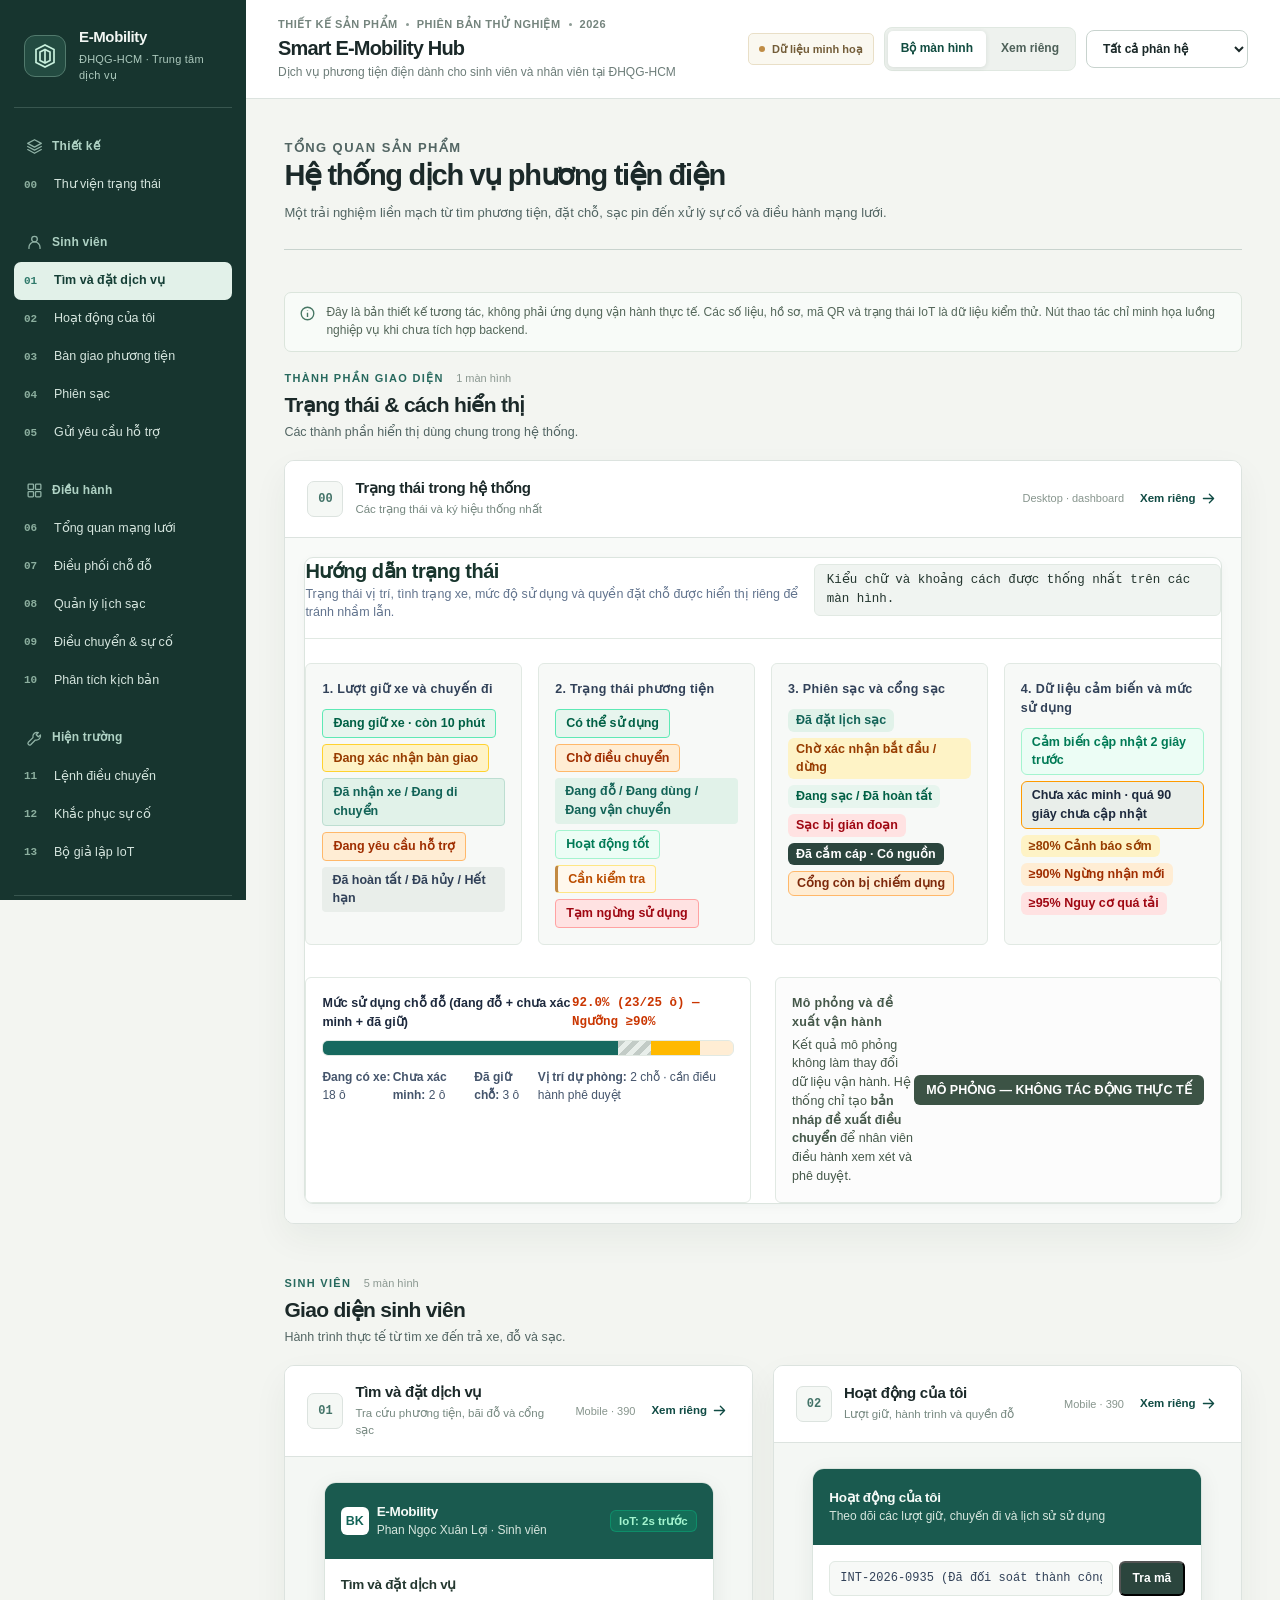
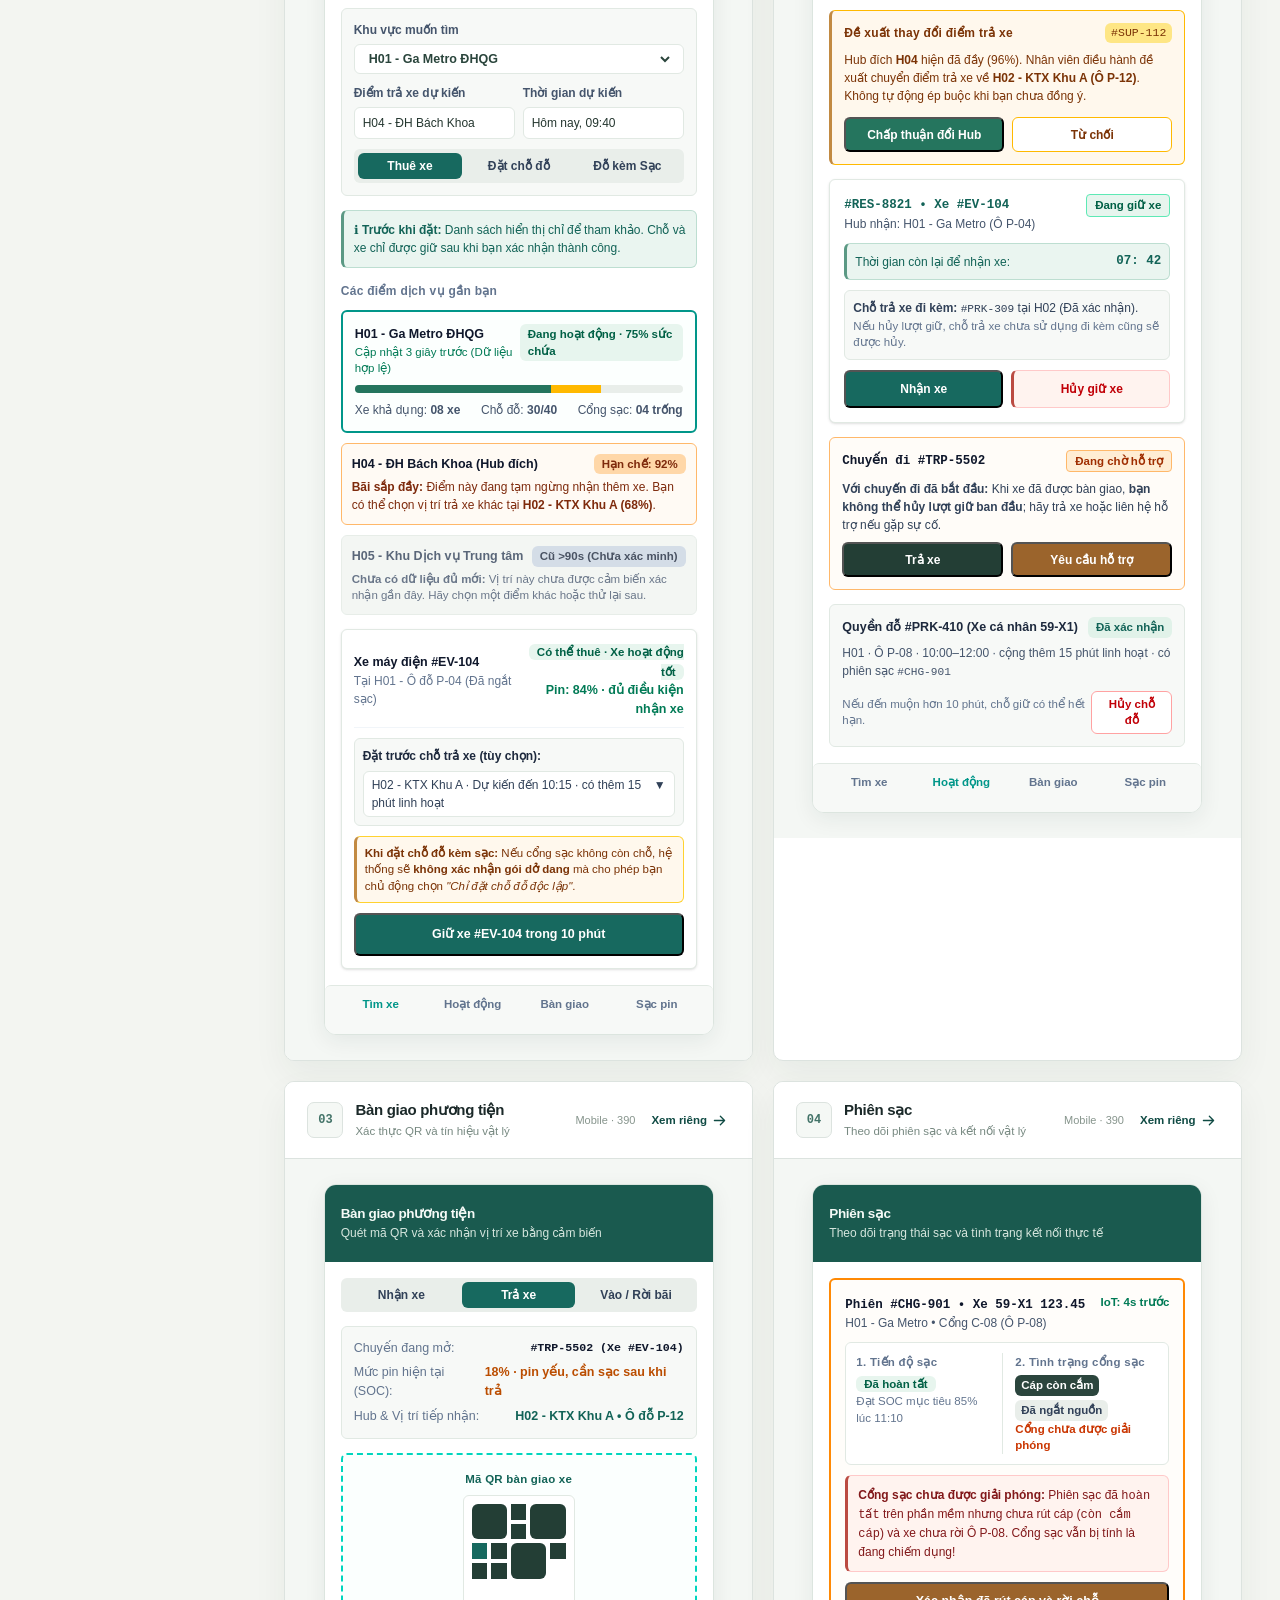
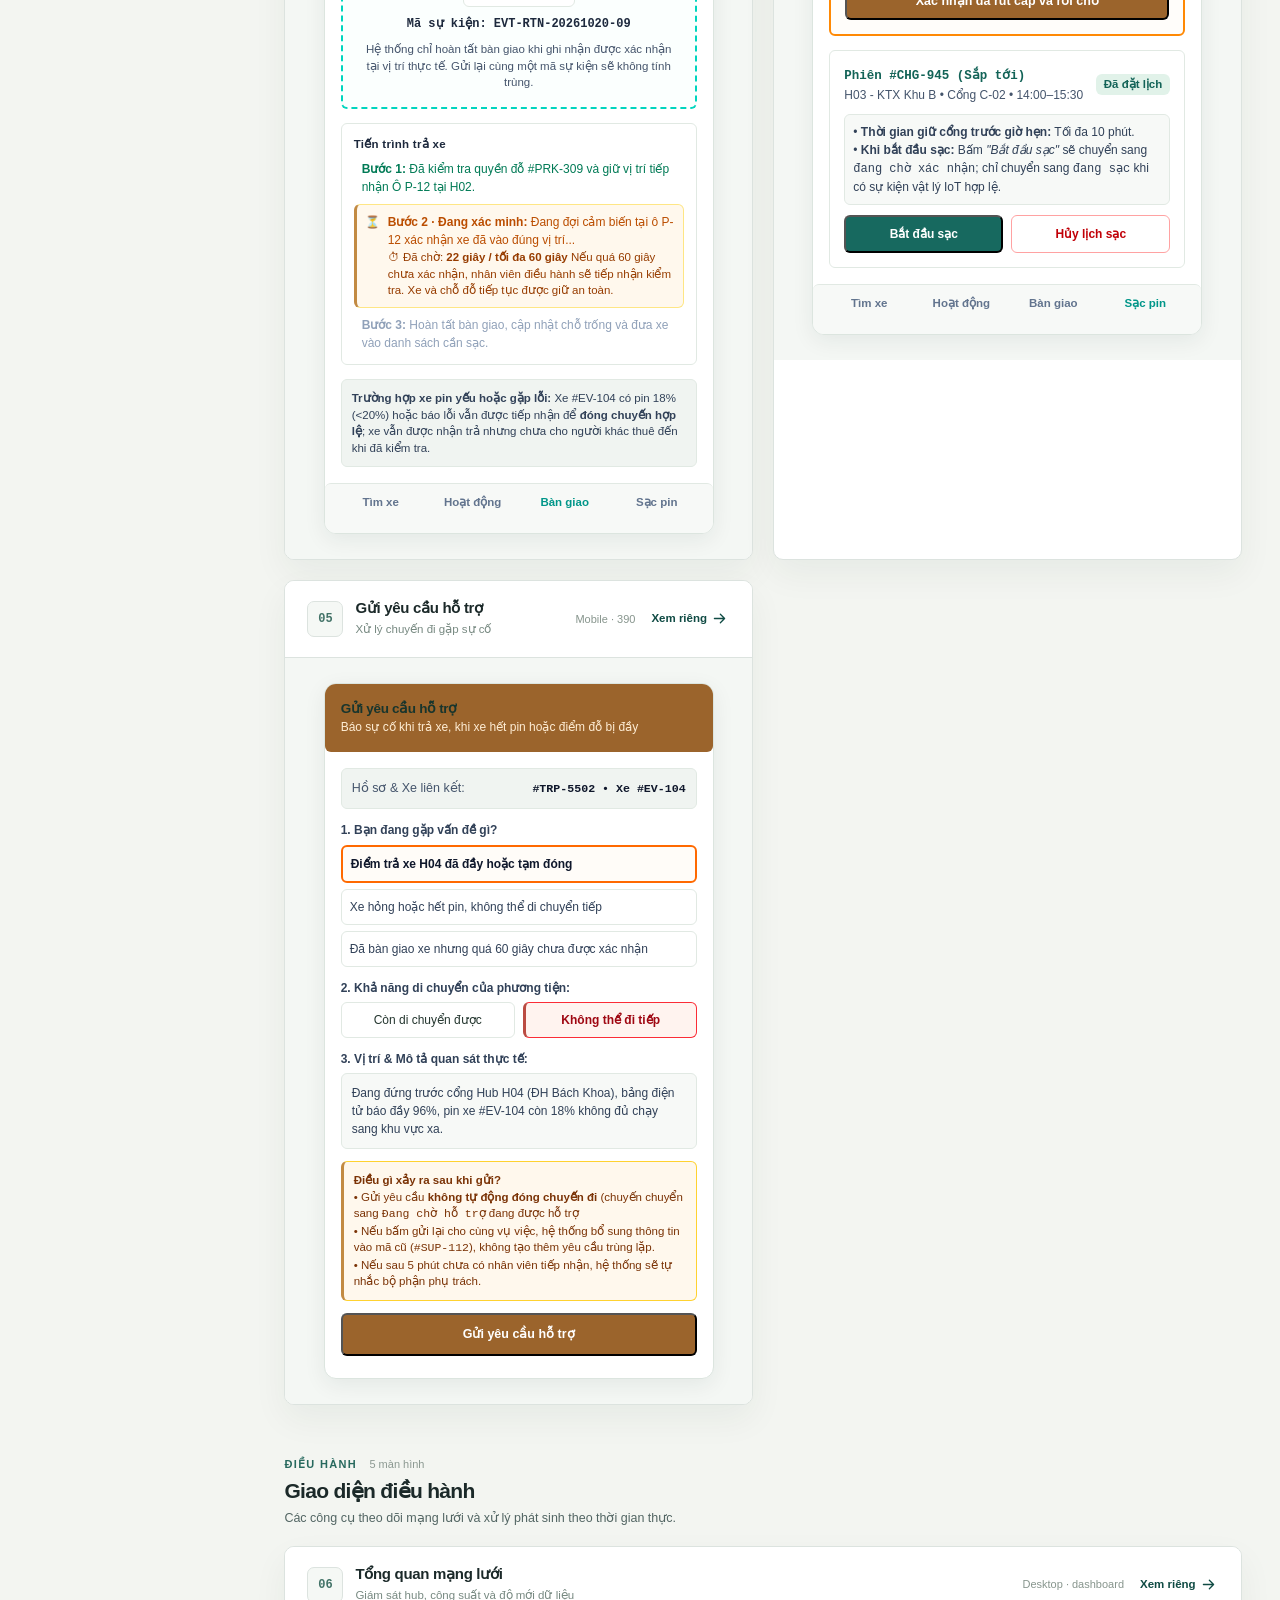
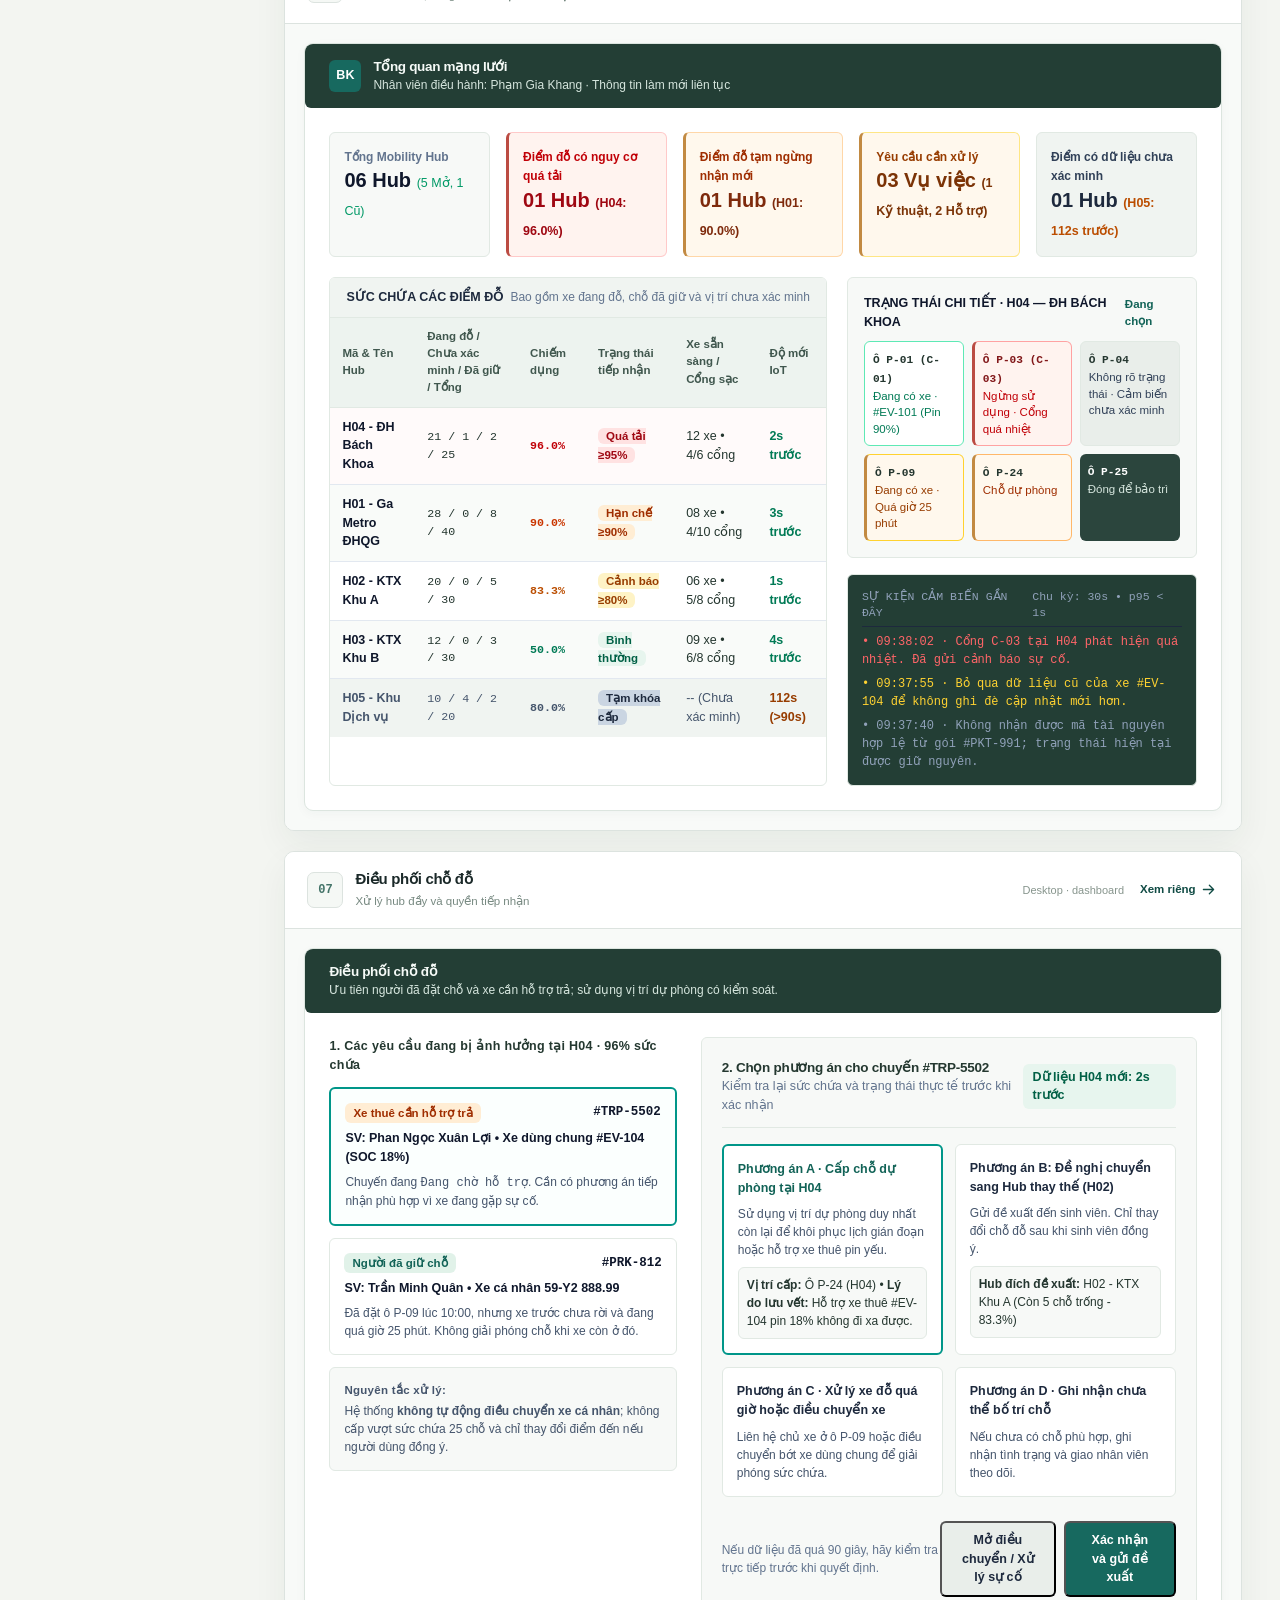
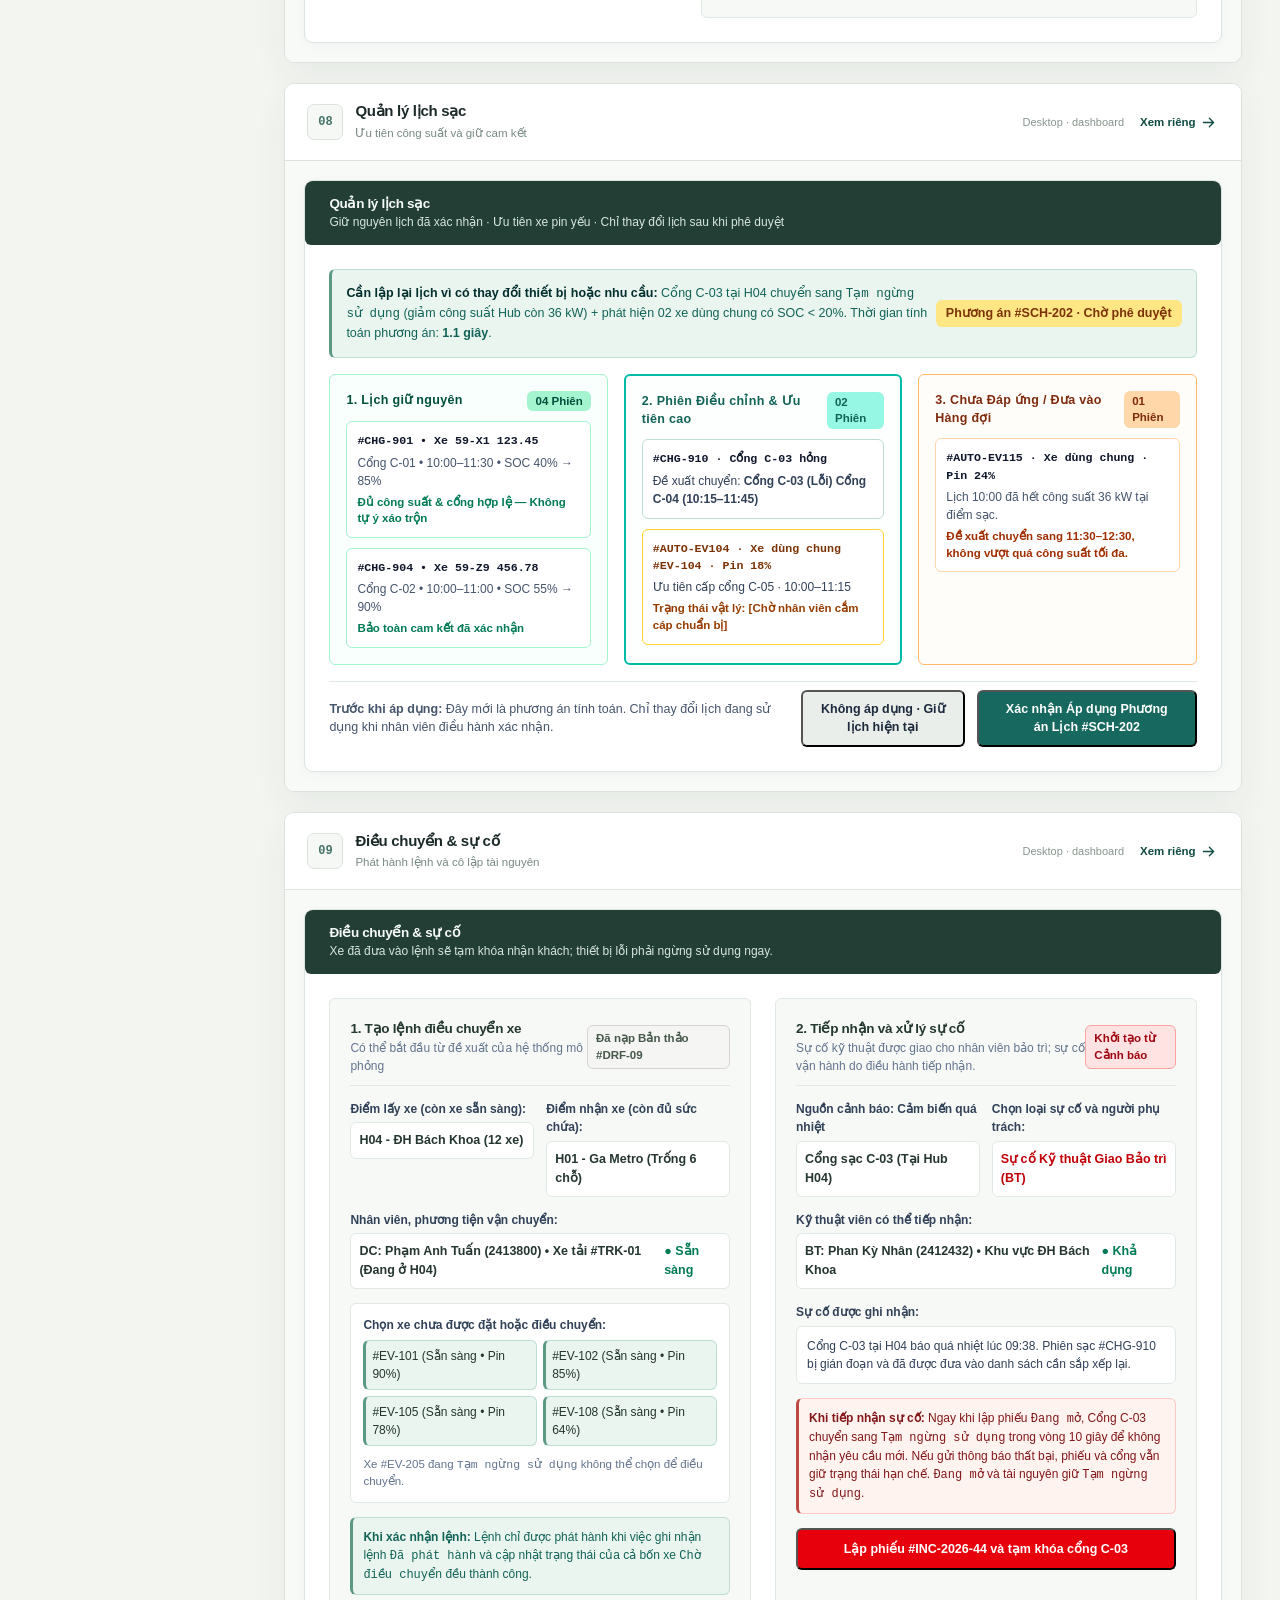
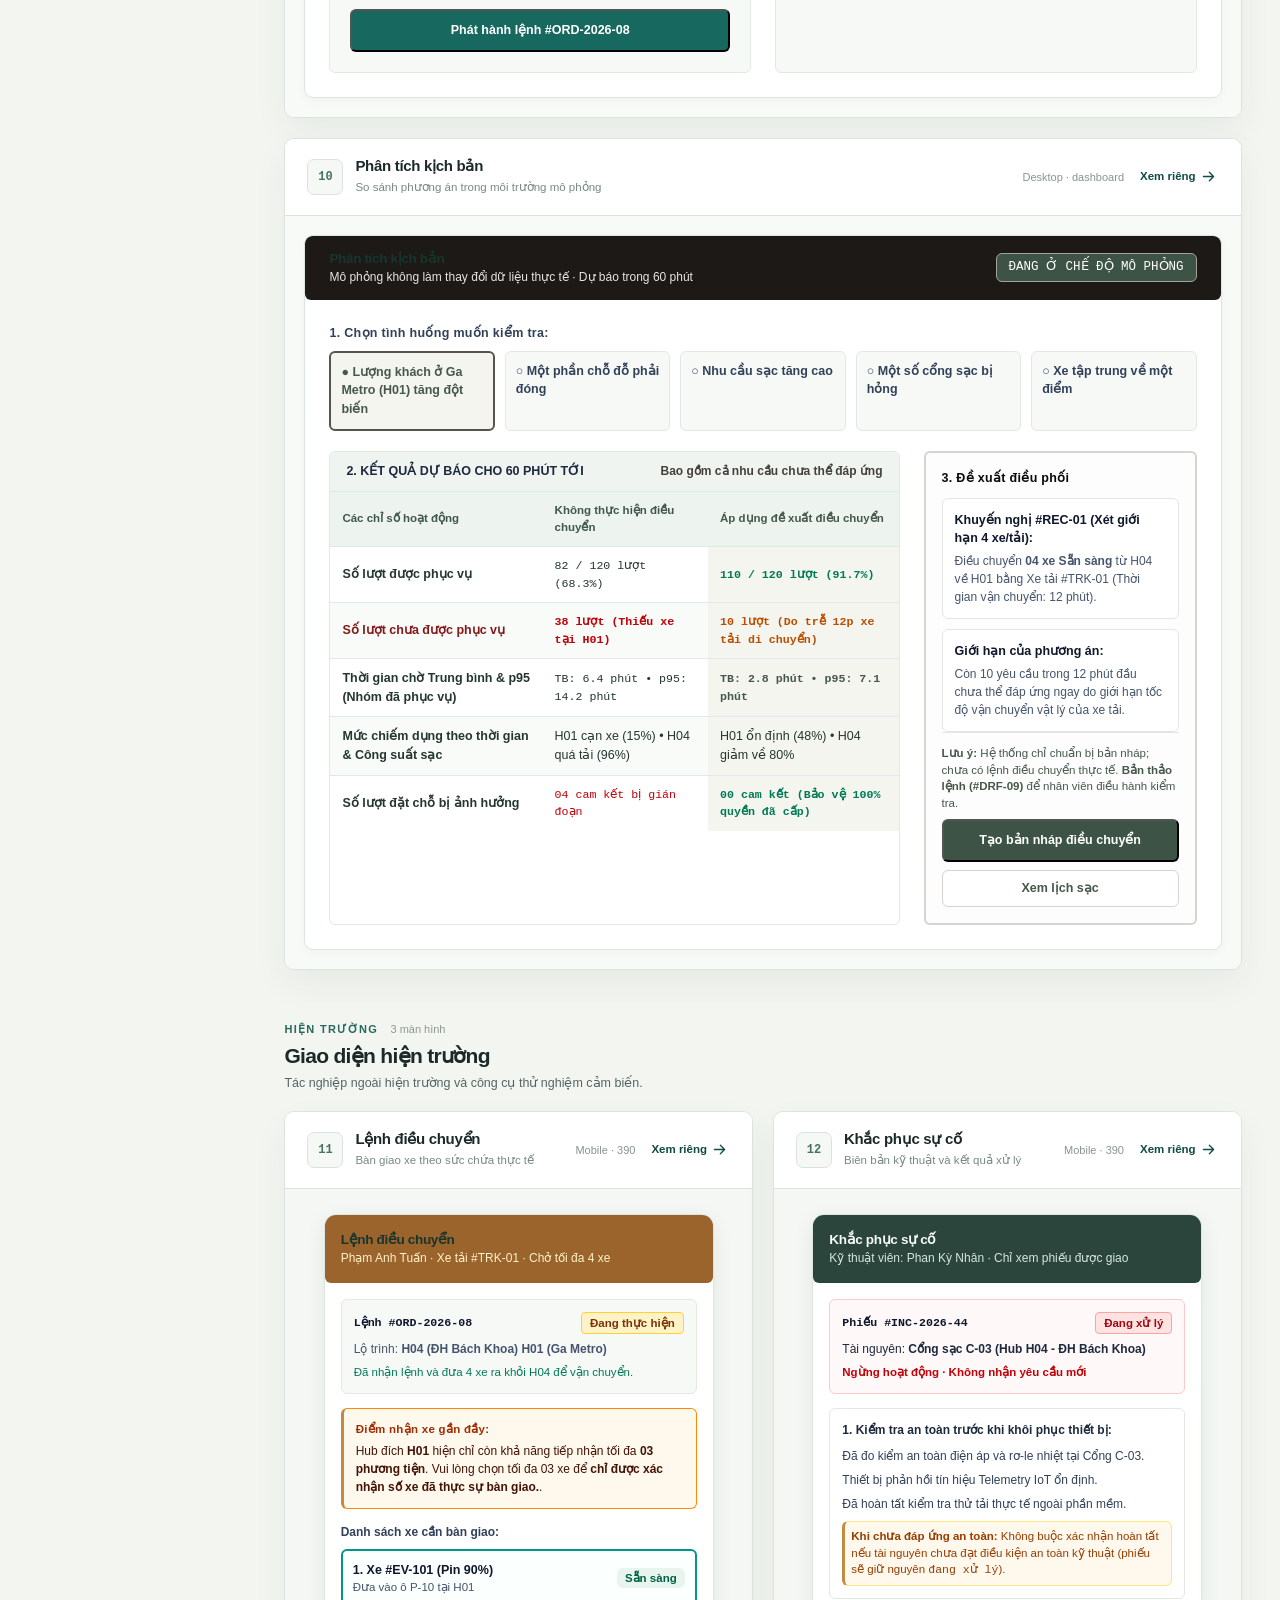
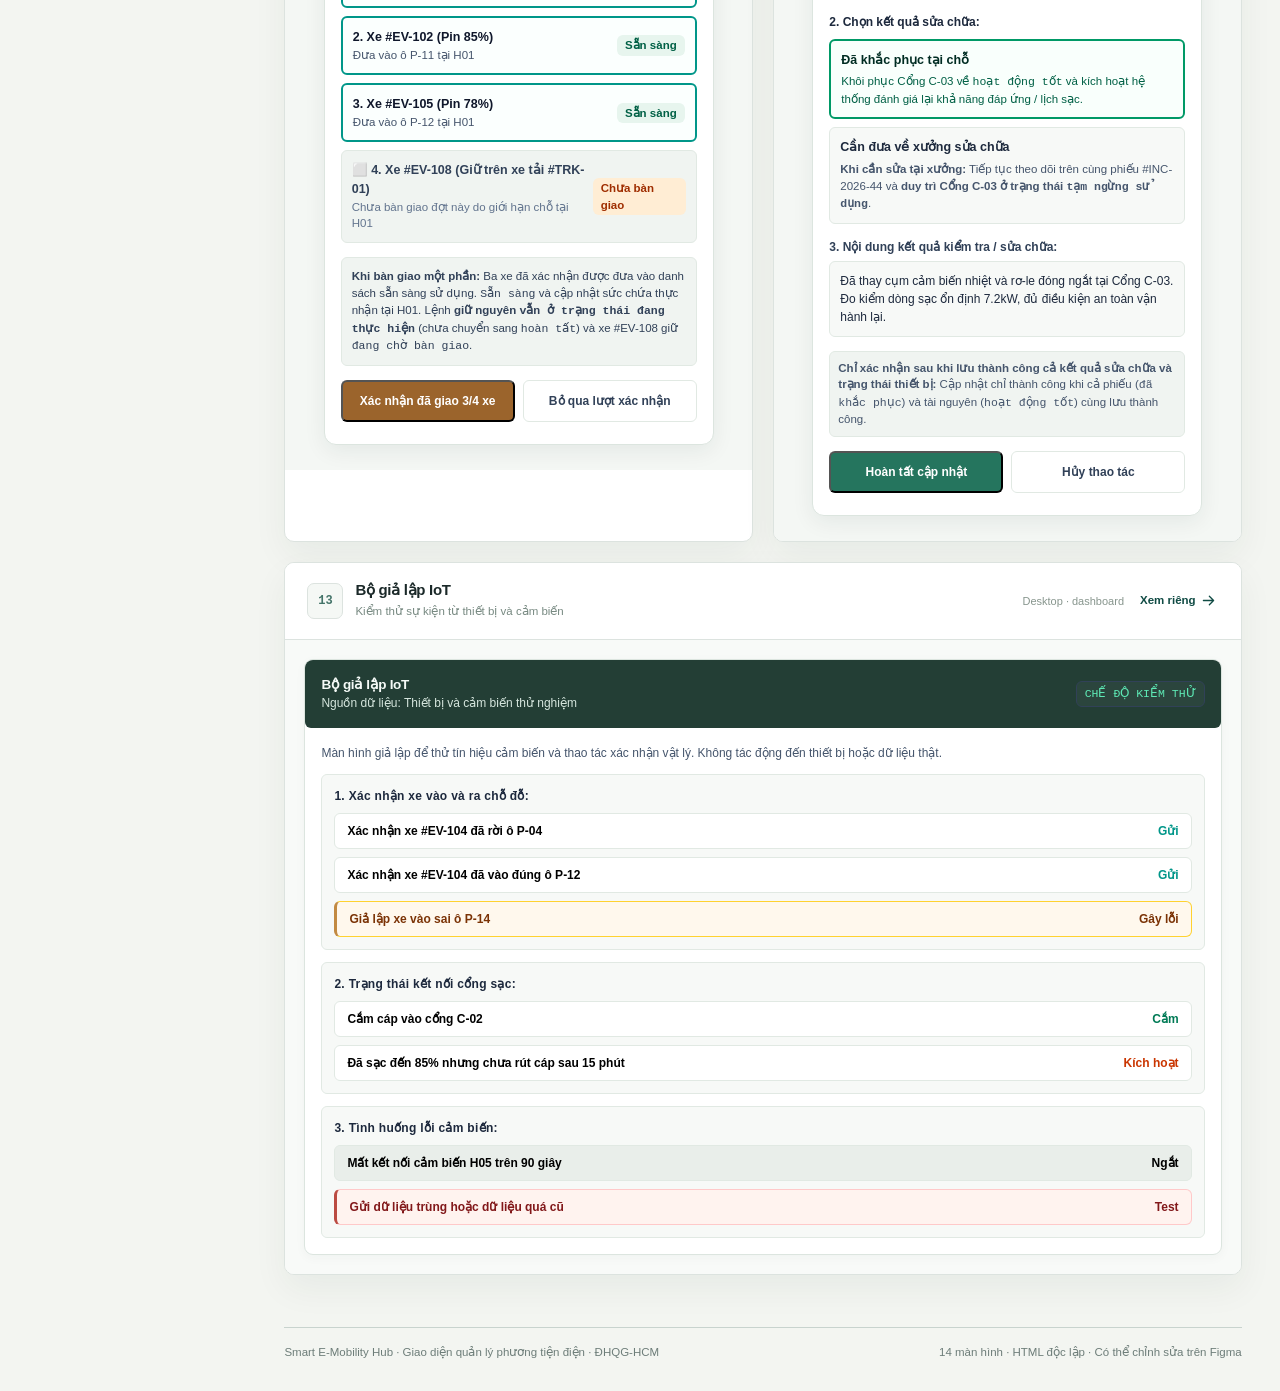
<file: prototype/smart-emobility-clean-ui.html>
<!DOCTYPE html>

<html lang="vi">
<head><meta charset="utf-8"/><meta content="width=device-width,initial-scale=1" name="viewport"/><meta content="Bộ nguyên mẫu Smart E-Mobility Hub, gồm 14 màn hình minh họa quy trình sinh viên, điều hành và IoT tại ĐHQG-HCM." name="description"/><meta content="light" name="color-scheme"/><title>Smart E-Mobility · Giao diện quản lý phương tiện điện</title><style>
*,*::before,*::after{box-sizing:border-box}body,h1,h2,h3,h4,p{margin:0}svg{display:block}img{max-width:100%}table{border-spacing:0}button,select,input{font-family:inherit}
/*! tailwindcss v4.1.10 | MIT License | https://tailwindcss.com */
@layer properties;
:root, :host {
  --color-red-50: oklch(97.1% 0.013 17.38);
  --color-red-100: oklch(93.6% 0.032 17.717);
  --color-red-200: oklch(88.5% 0.062 18.334);
  --color-red-300: oklch(80.8% 0.114 19.571);
  --color-red-400: oklch(70.4% 0.191 22.216);
  --color-red-500: oklch(63.7% 0.237 25.331);
  --color-red-600: oklch(57.7% 0.245 27.325);
  --color-red-700: oklch(50.5% 0.213 27.518);
  --color-red-800: oklch(44.4% 0.177 26.899);
  --color-red-900: oklch(39.6% 0.141 25.723);
  --color-orange-50: oklch(98% 0.016 73.684);
  --color-orange-100: oklch(95.4% 0.038 75.164);
  --color-orange-200: oklch(90.1% 0.076 70.697);
  --color-orange-300: oklch(83.7% 0.128 66.29);
  --color-orange-400: oklch(75% 0.183 55.934);
  --color-orange-500: oklch(70.5% 0.213 47.604);
  --color-orange-600: oklch(64.6% 0.222 41.116);
  --color-orange-700: oklch(55.3% 0.195 38.402);
  --color-orange-800: oklch(47% 0.157 37.304);
  --color-orange-900: oklch(40.8% 0.123 38.172);
  --color-orange-950: oklch(26.6% 0.079 36.259);
  --color-amber-50: oklch(98.7% 0.022 95.277);
  --color-amber-100: oklch(96.2% 0.059 95.617);
  --color-amber-200: oklch(92.4% 0.12 95.746);
  --color-amber-300: oklch(87.9% 0.169 91.605);
  --color-amber-400: oklch(82.8% 0.189 84.429);
  --color-amber-500: oklch(76.9% 0.188 70.08);
  --color-amber-600: oklch(66.6% 0.179 58.318);
  --color-amber-700: oklch(55.5% 0.163 48.998);
  --color-amber-800: oklch(47.3% 0.137 46.201);
  --color-amber-900: oklch(41.4% 0.112 45.904);
  --color-emerald-50: oklch(97.9% 0.021 166.113);
  --color-emerald-100: oklch(95% 0.052 163.051);
  --color-emerald-200: oklch(90.5% 0.093 164.15);
  --color-emerald-300: oklch(84.5% 0.143 164.978);
  --color-emerald-400: oklch(76.5% 0.177 163.223);
  --color-emerald-500: oklch(69.6% 0.17 162.48);
  --color-emerald-600: oklch(59.6% 0.145 163.225);
  --color-emerald-700: oklch(50.8% 0.118 165.612);
  --color-emerald-800: oklch(43.2% 0.095 166.913);
  --color-emerald-900: oklch(37.8% 0.077 168.94);
  --color-emerald-950: oklch(26.2% 0.051 172.552);
  --color-teal-50: oklch(98.4% 0.014 180.72);
  --color-teal-100: oklch(95.3% 0.051 180.801);
  --color-teal-200: oklch(91% 0.096 180.426);
  --color-teal-300: oklch(85.5% 0.138 181.071);
  --color-teal-400: oklch(77.7% 0.152 181.912);
  --color-teal-500: oklch(70.4% 0.14 182.503);
  --color-teal-600: oklch(60% 0.118 184.704);
  --color-teal-700: oklch(51.1% 0.096 186.391);
  --color-teal-800: oklch(43.7% 0.078 188.216);
  --color-teal-900: oklch(38.6% 0.063 188.416);
  --color-teal-950: oklch(27.7% 0.046 192.524);
  --color-slate-50: oklch(98.4% 0.003 247.858);
  --color-slate-100: oklch(96.8% 0.007 247.896);
  --color-slate-200: oklch(92.9% 0.013 255.508);
  --color-slate-300: oklch(86.9% 0.022 252.894);
  --color-slate-400: oklch(70.4% 0.04 256.788);
  --color-slate-500: oklch(55.4% 0.046 257.417);
  --color-slate-600: oklch(44.6% 0.043 257.281);
  --color-slate-700: oklch(37.2% 0.044 257.287);
  --color-slate-800: oklch(27.9% 0.041 260.031);
  --color-slate-900: oklch(20.8% 0.042 265.755);
  --color-stone-50: oklch(98.5% 0.001 106.423);
  --color-stone-100: oklch(97% 0.001 106.424);
  --color-stone-200: oklch(92.3% 0.003 48.717);
  --color-stone-300: oklch(86.9% 0.005 56.366);
  --color-stone-400: oklch(70.9% 0.01 56.259);
  --color-stone-600: oklch(44.4% 0.011 73.639);
  --color-stone-700: oklch(37.4% 0.01 67.558);
  --color-stone-800: oklch(26.8% 0.007 34.298);
  --color-stone-900: oklch(21.6% 0.006 56.043);
  --color-stone-950: oklch(14.7% 0.004 49.25);
  --color-white: #fff;
  --spacing: 0.25rem;
  --text-xs: 0.75rem;
  --text-xs--line-height: calc(1 / 0.75);
  --text-sm: 0.875rem;
  --text-sm--line-height: calc(1.25 / 0.875);
  --text-xl: 1.25rem;
  --text-xl--line-height: calc(1.75 / 1.25);
  --font-weight-normal: 400;
  --font-weight-medium: 500;
  --font-weight-semibold: 600;
  --font-weight-bold: 700;
  --tracking-wider: 0.05em;
  --leading-tight: 1.25;
  --leading-snug: 1.375;
  --leading-relaxed: 1.625;
  --radius-sm: 0.25rem;
  --radius-md: 0.375rem;
  --radius-lg: 0.5rem;
  --radius-xl: 0.75rem;
  --radius-2xl: 1rem;
}
.col-span-2 {
  grid-column: span 2 / span 2;
}
.col-span-4 {
  grid-column: span 4 / span 4;
}
.col-span-5 {
  grid-column: span 5 / span 5;
}
.col-span-6 {
  grid-column: span 6 / span 6;
}
.col-span-7 {
  grid-column: span 7 / span 7;
}
.col-span-8 {
  grid-column: span 8 / span 8;
}
.row-span-2 {
  grid-row: span 2 / span 2;
}
.mt-0\.5 {
  margin-top: calc(var(--spacing) * 0.5);
}
.mt-1 {
  margin-top: calc(var(--spacing) * 1);
}
.mt-1\.5 {
  margin-top: calc(var(--spacing) * 1.5);
}
.mt-auto {
  margin-top: auto;
}
.flex {
  display: flex;
}
.grid {
  display: grid;
}
.h-2 {
  height: calc(var(--spacing) * 2);
}
.h-4 {
  height: calc(var(--spacing) * 4);
}
.h-7 {
  height: calc(var(--spacing) * 7);
}
.h-8 {
  height: calc(var(--spacing) * 8);
}
.h-28 {
  height: calc(var(--spacing) * 28);
}
.h-full {
  height: 100%;
}
.w-7 {
  width: calc(var(--spacing) * 7);
}
.w-8 {
  width: calc(var(--spacing) * 8);
}
.w-28 {
  width: calc(var(--spacing) * 28);
}
.w-full {
  width: 100%;
}
.flex-1 {
  flex: 1;
}
.shrink-0 {
  flex-shrink: 0;
}
.border-collapse {
  border-collapse: collapse;
}
.grid-cols-2 {
  grid-template-columns: repeat(2, minmax(0, 1fr));
}
.grid-cols-3 {
  grid-template-columns: repeat(3, minmax(0, 1fr));
}
.grid-cols-4 {
  grid-template-columns: repeat(4, minmax(0, 1fr));
}
.grid-cols-5 {
  grid-template-columns: repeat(5, minmax(0, 1fr));
}
.grid-cols-12 {
  grid-template-columns: repeat(12, minmax(0, 1fr));
}
.grid-rows-5 {
  grid-template-rows: repeat(5, minmax(0, 1fr));
}
.flex-col {
  flex-direction: column;
}
.flex-wrap {
  flex-wrap: wrap;
}
.items-center {
  align-items: center;
}
.items-start {
  align-items: flex-start;
}
.justify-between {
  justify-content: space-between;
}
.justify-center {
  justify-content: center;
}
.gap-1 {
  gap: calc(var(--spacing) * 1);
}
.gap-1\.5 {
  gap: calc(var(--spacing) * 1.5);
}
.gap-2 {
  gap: calc(var(--spacing) * 2);
}
.gap-2\.5 {
  gap: calc(var(--spacing) * 2.5);
}
.gap-3 {
  gap: calc(var(--spacing) * 3);
}
.gap-3\.5 {
  gap: calc(var(--spacing) * 3.5);
}
.gap-4 {
  gap: calc(var(--spacing) * 4);
}
.gap-5 {
  gap: calc(var(--spacing) * 5);
}
.gap-6 {
  gap: calc(var(--spacing) * 6);
}
.divide-y {
  :where(& > :not(:last-child)) {
    --tw-divide-y-reverse: 0;
    border-bottom-style: var(--tw-border-style);
    border-top-style: var(--tw-border-style);
    border-top-width: calc(1px * var(--tw-divide-y-reverse));
    border-bottom-width: calc(1px * calc(1 - var(--tw-divide-y-reverse)));
  }
}
.divide-slate-200 {
  :where(& > :not(:last-child)) {
    border-color: var(--color-slate-200);
  }
}
.overflow-hidden {
  overflow: hidden;
}
.rounded {
  border-radius: 0.25rem;
}
.rounded-full {
  border-radius: calc(infinity * 1px);
}
.rounded-lg {
  border-radius: var(--radius-lg);
}
.rounded-md {
  border-radius: var(--radius-md);
}
.rounded-sm {
  border-radius: var(--radius-sm);
}
.rounded-xl {
  border-radius: var(--radius-xl);
}
.rounded-t-2xl {
  border-top-left-radius: var(--radius-2xl);
  border-top-right-radius: var(--radius-2xl);
}
.rounded-b-2xl {
  border-bottom-right-radius: var(--radius-2xl);
  border-bottom-left-radius: var(--radius-2xl);
}
.border {
  border-style: var(--tw-border-style);
  border-width: 1px;
}
.border-2 {
  border-style: var(--tw-border-style);
  border-width: 2px;
}
.border-t {
  border-top-style: var(--tw-border-style);
  border-top-width: 1px;
}
.border-r {
  border-right-style: var(--tw-border-style);
  border-right-width: 1px;
}
.border-b {
  border-bottom-style: var(--tw-border-style);
  border-bottom-width: 1px;
}
.border-dashed {
  --tw-border-style: dashed;
  border-style: dashed;
}
.border-amber-200 {
  border-color: var(--color-amber-200);
}
.border-amber-300 {
  border-color: var(--color-amber-300);
}
.border-amber-400 {
  border-color: var(--color-amber-400);
}
.border-amber-500 {
  border-color: var(--color-amber-500);
}
.border-emerald-200 {
  border-color: var(--color-emerald-200);
}
.border-emerald-300 {
  border-color: var(--color-emerald-300);
}
.border-emerald-400\/30 {
  border-color: color-mix(in srgb, oklch(76.5% 0.177 163.223) 30%, transparent);
  @supports (color: color-mix(in lab, red, red)) {
    border-color: color-mix(in oklab, var(--color-emerald-400) 30%, transparent);
  }
}
.border-emerald-600 {
  border-color: var(--color-emerald-600);
}
.border-orange-200 {
  border-color: var(--color-orange-200);
}
.border-orange-300 {
  border-color: var(--color-orange-300);
}
.border-orange-400 {
  border-color: var(--color-orange-400);
}
.border-orange-500 {
  border-color: var(--color-orange-500);
}
.border-red-200 {
  border-color: var(--color-red-200);
}
.border-red-300 {
  border-color: var(--color-red-300);
}
.border-red-500 {
  border-color: var(--color-red-500);
}
.border-slate-100 {
  border-color: var(--color-slate-100);
}
.border-slate-200 {
  border-color: var(--color-slate-200);
}
.border-slate-300 {
  border-color: var(--color-slate-300);
}
.border-slate-700 {
  border-color: var(--color-slate-700);
}
.border-slate-800 {
  border-color: var(--color-slate-800);
}
.border-stone-200 {
  border-color: var(--color-stone-200);
}
.border-stone-300 {
  border-color: var(--color-stone-300);
}
.border-stone-400 {
  border-color: var(--color-stone-400);
}
.border-stone-600 {
  border-color: var(--color-stone-600);
}
.border-teal-200 {
  border-color: var(--color-teal-200);
}
.border-teal-300 {
  border-color: var(--color-teal-300);
}
.border-teal-400 {
  border-color: var(--color-teal-400);
}
.border-teal-500 {
  border-color: var(--color-teal-500);
}
.border-teal-600 {
  border-color: var(--color-teal-600);
}
.bg-amber-50 {
  background-color: var(--color-amber-50);
}
.bg-amber-100 {
  background-color: var(--color-amber-100);
}
.bg-amber-200 {
  background-color: var(--color-amber-200);
}
.bg-amber-400 {
  background-color: var(--color-amber-400);
}
.bg-amber-600 {
  background-color: var(--color-amber-600);
}
.bg-amber-800 {
  background-color: var(--color-amber-800);
}
.bg-emerald-50 {
  background-color: var(--color-emerald-50);
}
.bg-emerald-50\/30 {
  background-color: color-mix(in srgb, oklch(97.9% 0.021 166.113) 30%, transparent);
  @supports (color: color-mix(in lab, red, red)) {
    background-color: color-mix(in oklab, var(--color-emerald-50) 30%, transparent);
  }
}
.bg-emerald-100 {
  background-color: var(--color-emerald-100);
}
.bg-emerald-200 {
  background-color: var(--color-emerald-200);
}
.bg-emerald-500\/20 {
  background-color: color-mix(in srgb, oklch(69.6% 0.17 162.48) 20%, transparent);
  @supports (color: color-mix(in lab, red, red)) {
    background-color: color-mix(in oklab, var(--color-emerald-500) 20%, transparent);
  }
}
.bg-emerald-600 {
  background-color: var(--color-emerald-600);
}
.bg-emerald-700 {
  background-color: var(--color-emerald-700);
}
.bg-orange-50 {
  background-color: var(--color-orange-50);
}
.bg-orange-50\/30 {
  background-color: color-mix(in srgb, oklch(98% 0.016 73.684) 30%, transparent);
  @supports (color: color-mix(in lab, red, red)) {
    background-color: color-mix(in oklab, var(--color-orange-50) 30%, transparent);
  }
}
.bg-orange-50\/40 {
  background-color: color-mix(in srgb, oklch(98% 0.016 73.684) 40%, transparent);
  @supports (color: color-mix(in lab, red, red)) {
    background-color: color-mix(in oklab, var(--color-orange-50) 40%, transparent);
  }
}
.bg-orange-50\/60 {
  background-color: color-mix(in srgb, oklch(98% 0.016 73.684) 60%, transparent);
  @supports (color: color-mix(in lab, red, red)) {
    background-color: color-mix(in oklab, var(--color-orange-50) 60%, transparent);
  }
}
.bg-orange-100 {
  background-color: var(--color-orange-100);
}
.bg-orange-200 {
  background-color: var(--color-orange-200);
}
.bg-orange-600 {
  background-color: var(--color-orange-600);
}
.bg-orange-800 {
  background-color: var(--color-orange-800);
}
.bg-red-50 {
  background-color: var(--color-red-50);
}
.bg-red-50\/20 {
  background-color: color-mix(in srgb, oklch(97.1% 0.013 17.38) 20%, transparent);
  @supports (color: color-mix(in lab, red, red)) {
    background-color: color-mix(in oklab, var(--color-red-50) 20%, transparent);
  }
}
.bg-red-50\/40 {
  background-color: color-mix(in srgb, oklch(97.1% 0.013 17.38) 40%, transparent);
  @supports (color: color-mix(in lab, red, red)) {
    background-color: color-mix(in oklab, var(--color-red-50) 40%, transparent);
  }
}
.bg-red-50\/50 {
  background-color: color-mix(in srgb, oklch(97.1% 0.013 17.38) 50%, transparent);
  @supports (color: color-mix(in lab, red, red)) {
    background-color: color-mix(in oklab, var(--color-red-50) 50%, transparent);
  }
}
.bg-red-100 {
  background-color: var(--color-red-100);
}
.bg-red-600 {
  background-color: var(--color-red-600);
}
.bg-slate-50 {
  background-color: var(--color-slate-50);
}
.bg-slate-100 {
  background-color: var(--color-slate-100);
}
.bg-slate-200 {
  background-color: var(--color-slate-200);
}
.bg-slate-300 {
  background-color: var(--color-slate-300);
}
.bg-slate-700 {
  background-color: var(--color-slate-700);
}
.bg-slate-800 {
  background-color: var(--color-slate-800);
}
.bg-slate-900 {
  background-color: var(--color-slate-900);
}
.bg-stone-50 {
  background-color: var(--color-stone-50);
}
.bg-stone-50\/30 {
  background-color: color-mix(in srgb, oklch(98.5% 0.001 106.423) 30%, transparent);
  @supports (color: color-mix(in lab, red, red)) {
    background-color: color-mix(in oklab, var(--color-stone-50) 30%, transparent);
  }
}
.bg-stone-50\/40 {
  background-color: color-mix(in srgb, oklch(98.5% 0.001 106.423) 40%, transparent);
  @supports (color: color-mix(in lab, red, red)) {
    background-color: color-mix(in oklab, var(--color-stone-50) 40%, transparent);
  }
}
.bg-stone-50\/50 {
  background-color: color-mix(in srgb, oklch(98.5% 0.001 106.423) 50%, transparent);
  @supports (color: color-mix(in lab, red, red)) {
    background-color: color-mix(in oklab, var(--color-stone-50) 50%, transparent);
  }
}
.bg-stone-50\/60 {
  background-color: color-mix(in srgb, oklch(98.5% 0.001 106.423) 60%, transparent);
  @supports (color: color-mix(in lab, red, red)) {
    background-color: color-mix(in oklab, var(--color-stone-50) 60%, transparent);
  }
}
.bg-stone-100 {
  background-color: var(--color-stone-100);
}
.bg-stone-700 {
  background-color: var(--color-stone-700);
}
.bg-stone-900 {
  background-color: var(--color-stone-900);
}
.bg-teal-50 {
  background-color: var(--color-teal-50);
}
.bg-teal-50\/20 {
  background-color: color-mix(in srgb, oklch(98.4% 0.014 180.72) 20%, transparent);
  @supports (color: color-mix(in lab, red, red)) {
    background-color: color-mix(in oklab, var(--color-teal-50) 20%, transparent);
  }
}
.bg-teal-50\/30 {
  background-color: color-mix(in srgb, oklch(98.4% 0.014 180.72) 30%, transparent);
  @supports (color: color-mix(in lab, red, red)) {
    background-color: color-mix(in oklab, var(--color-teal-50) 30%, transparent);
  }
}
.bg-teal-100 {
  background-color: var(--color-teal-100);
}
.bg-teal-200 {
  background-color: var(--color-teal-200);
}
.bg-teal-600 {
  background-color: var(--color-teal-600);
}
.bg-teal-700 {
  background-color: var(--color-teal-700);
}
.bg-teal-800 {
  background-color: var(--color-teal-800);
}
.bg-white {
  background-color: var(--color-white);
}
.p-1 {
  padding: calc(var(--spacing) * 1);
}
.p-1\.5 {
  padding: calc(var(--spacing) * 1.5);
}
.p-2 {
  padding: calc(var(--spacing) * 2);
}
.p-2\.5 {
  padding: calc(var(--spacing) * 2.5);
}
.p-3 {
  padding: calc(var(--spacing) * 3);
}
.p-3\.5 {
  padding: calc(var(--spacing) * 3.5);
}
.p-4 {
  padding: calc(var(--spacing) * 4);
}
.p-5 {
  padding: calc(var(--spacing) * 5);
}
.p-6 {
  padding: calc(var(--spacing) * 6);
}
.px-1\.5 {
  padding-inline: calc(var(--spacing) * 1.5);
}
.px-2 {
  padding-inline: calc(var(--spacing) * 2);
}
.px-2\.5 {
  padding-inline: calc(var(--spacing) * 2.5);
}
.px-3 {
  padding-inline: calc(var(--spacing) * 3);
}
.px-4 {
  padding-inline: calc(var(--spacing) * 4);
}
.px-5 {
  padding-inline: calc(var(--spacing) * 5);
}
.px-6 {
  padding-inline: calc(var(--spacing) * 6);
}
.py-0\.5 {
  padding-block: calc(var(--spacing) * 0.5);
}
.py-1 {
  padding-block: calc(var(--spacing) * 1);
}
.py-1\.5 {
  padding-block: calc(var(--spacing) * 1.5);
}
.py-2 {
  padding-block: calc(var(--spacing) * 2);
}
.py-2\.5 {
  padding-block: calc(var(--spacing) * 2.5);
}
.py-3\.5 {
  padding-block: calc(var(--spacing) * 3.5);
}
.pt-1 {
  padding-top: calc(var(--spacing) * 1);
}
.pt-2 {
  padding-top: calc(var(--spacing) * 2);
}
.pt-3 {
  padding-top: calc(var(--spacing) * 3);
}
.pr-2 {
  padding-right: calc(var(--spacing) * 2);
}
.pb-1 {
  padding-bottom: calc(var(--spacing) * 1);
}
.pb-2 {
  padding-bottom: calc(var(--spacing) * 2);
}
.pb-2\.5 {
  padding-bottom: calc(var(--spacing) * 2.5);
}
.pb-3 {
  padding-bottom: calc(var(--spacing) * 3);
}
.pb-4 {
  padding-bottom: calc(var(--spacing) * 4);
}
.pl-1 {
  padding-left: calc(var(--spacing) * 1);
}
.text-center {
  text-align: center;
}
.text-left {
  text-align: left;
}
.text-right {
  text-align: right;
}
.text-sm {
  font-size: var(--text-sm);
  line-height: var(--tw-leading, var(--text-sm--line-height));
}
.text-xl {
  font-size: var(--text-xl);
  line-height: var(--tw-leading, var(--text-xl--line-height));
}
.text-xs {
  font-size: var(--text-xs);
  line-height: var(--tw-leading, var(--text-xs--line-height));
}
.text-\[10px\] {
  font-size: 10px;
}
.text-\[11px\] {
  font-size: 11px;
}
.leading-relaxed {
  --tw-leading: var(--leading-relaxed);
  line-height: var(--leading-relaxed);
}
.leading-snug {
  --tw-leading: var(--leading-snug);
  line-height: var(--leading-snug);
}
.leading-tight {
  --tw-leading: var(--leading-tight);
  line-height: var(--leading-tight);
}
.font-bold {
  --tw-font-weight: var(--font-weight-bold);
  font-weight: var(--font-weight-bold);
}
.font-medium {
  --tw-font-weight: var(--font-weight-medium);
  font-weight: var(--font-weight-medium);
}
.font-normal {
  --tw-font-weight: var(--font-weight-normal);
  font-weight: var(--font-weight-normal);
}
.font-semibold {
  --tw-font-weight: var(--font-weight-semibold);
  font-weight: var(--font-weight-semibold);
}
.tracking-wider {
  --tw-tracking: var(--tracking-wider);
  letter-spacing: var(--tracking-wider);
}
.text-amber-100 {
  color: var(--color-amber-100);
}
.text-amber-300 {
  color: var(--color-amber-300);
}
.text-amber-700 {
  color: var(--color-amber-700);
}
.text-amber-800 {
  color: var(--color-amber-800);
}
.text-amber-900 {
  color: var(--color-amber-900);
}
.text-emerald-200 {
  color: var(--color-emerald-200);
}
.text-emerald-300 {
  color: var(--color-emerald-300);
}
.text-emerald-400 {
  color: var(--color-emerald-400);
}
.text-emerald-600 {
  color: var(--color-emerald-600);
}
.text-emerald-700 {
  color: var(--color-emerald-700);
}
.text-emerald-800 {
  color: var(--color-emerald-800);
}
.text-emerald-900 {
  color: var(--color-emerald-900);
}
.text-emerald-950 {
  color: var(--color-emerald-950);
}
.text-orange-100 {
  color: var(--color-orange-100);
}
.text-orange-700 {
  color: var(--color-orange-700);
}
.text-orange-800 {
  color: var(--color-orange-800);
}
.text-orange-900 {
  color: var(--color-orange-900);
}
.text-orange-950 {
  color: var(--color-orange-950);
}
.text-red-400 {
  color: var(--color-red-400);
}
.text-red-700 {
  color: var(--color-red-700);
}
.text-red-800 {
  color: var(--color-red-800);
}
.text-red-900 {
  color: var(--color-red-900);
}
.text-slate-200 {
  color: var(--color-slate-200);
}
.text-slate-300 {
  color: var(--color-slate-300);
}
.text-slate-400 {
  color: var(--color-slate-400);
}
.text-slate-500 {
  color: var(--color-slate-500);
}
.text-slate-600 {
  color: var(--color-slate-600);
}
.text-slate-700 {
  color: var(--color-slate-700);
}
.text-slate-800 {
  color: var(--color-slate-800);
}
.text-slate-900 {
  color: var(--color-slate-900);
}
.text-stone-200 {
  color: var(--color-stone-200);
}
.text-stone-700 {
  color: var(--color-stone-700);
}
.text-stone-800 {
  color: var(--color-stone-800);
}
.text-stone-900 {
  color: var(--color-stone-900);
}
.text-stone-950 {
  color: var(--color-stone-950);
}
.text-teal-200 {
  color: var(--color-teal-200);
}
.text-teal-600 {
  color: var(--color-teal-600);
}
.text-teal-700 {
  color: var(--color-teal-700);
}
.text-teal-800 {
  color: var(--color-teal-800);
}
.text-teal-900 {
  color: var(--color-teal-900);
}
.text-teal-950 {
  color: var(--color-teal-950);
}
.text-white {
  color: var(--color-white);
}
.uppercase {
  text-transform: uppercase;
}
.opacity-80 {
  opacity: 80%;
}
.shadow {
  --tw-shadow: 0 1px 3px 0 var(--tw-shadow-color, rgb(0 0 0 / 0.1)), 0 1px 2px -1px var(--tw-shadow-color, rgb(0 0 0 / 0.1));
  box-shadow: var(--tw-inset-shadow), var(--tw-inset-ring-shadow), var(--tw-ring-offset-shadow), var(--tw-ring-shadow), var(--tw-shadow);
}
.shadow-sm {
  --tw-shadow: 0 1px 3px 0 var(--tw-shadow-color, rgb(0 0 0 / 0.1)), 0 1px 2px -1px var(--tw-shadow-color, rgb(0 0 0 / 0.1));
  box-shadow: var(--tw-inset-shadow), var(--tw-inset-ring-shadow), var(--tw-ring-offset-shadow), var(--tw-ring-shadow), var(--tw-shadow);
}
.hover\:border-teal-500 {
  &:hover {
    @media (hover: hover) {
      border-color: var(--color-teal-500);
    }
  }
}
.hover\:bg-teal-700 {
  &:hover {
    @media (hover: hover) {
      background-color: var(--color-teal-700);
    }
  }
}
@property --tw-divide-y-reverse {
  syntax: "*";
  inherits: false;
  initial-value: 0;
}
@property --tw-border-style {
  syntax: "*";
  inherits: false;
  initial-value: solid;
}
@property --tw-leading {
  syntax: "*";
  inherits: false;
}
@property --tw-font-weight {
  syntax: "*";
  inherits: false;
}
@property --tw-tracking {
  syntax: "*";
  inherits: false;
}
@property --tw-shadow {
  syntax: "*";
  inherits: false;
  initial-value: 0 0 #0000;
}
@property --tw-shadow-color {
  syntax: "*";
  inherits: false;
}
@property --tw-shadow-alpha {
  syntax: "<percentage>";
  inherits: false;
  initial-value: 100%;
}
@property --tw-inset-shadow {
  syntax: "*";
  inherits: false;
  initial-value: 0 0 #0000;
}
@property --tw-inset-shadow-color {
  syntax: "*";
  inherits: false;
}
@property --tw-inset-shadow-alpha {
  syntax: "<percentage>";
  inherits: false;
  initial-value: 100%;
}
@property --tw-ring-color {
  syntax: "*";
  inherits: false;
}
@property --tw-ring-shadow {
  syntax: "*";
  inherits: false;
  initial-value: 0 0 #0000;
}
@property --tw-inset-ring-color {
  syntax: "*";
  inherits: false;
}
@property --tw-inset-ring-shadow {
  syntax: "*";
  inherits: false;
  initial-value: 0 0 #0000;
}
@property --tw-ring-inset {
  syntax: "*";
  inherits: false;
}
@property --tw-ring-offset-width {
  syntax: "<length>";
  inherits: false;
  initial-value: 0px;
}
@property --tw-ring-offset-color {
  syntax: "*";
  inherits: false;
  initial-value: #fff;
}
@property --tw-ring-offset-shadow {
  syntax: "*";
  inherits: false;
  initial-value: 0 0 #0000;
}
@layer properties {
  @supports ((-webkit-hyphens: none) and (not (margin-trim: inline))) or ((-moz-orient: inline) and (not (color:rgb(from red r g b)))) {
    *, ::before, ::after, ::backdrop {
      --tw-divide-y-reverse: 0;
      --tw-border-style: solid;
      --tw-leading: initial;
      --tw-font-weight: initial;
      --tw-tracking: initial;
      --tw-shadow: 0 0 #0000;
      --tw-shadow-color: initial;
      --tw-shadow-alpha: 100%;
      --tw-inset-shadow: 0 0 #0000;
      --tw-inset-shadow-color: initial;
      --tw-inset-shadow-alpha: 100%;
      --tw-ring-color: initial;
      --tw-ring-shadow: 0 0 #0000;
      --tw-inset-ring-color: initial;
      --tw-inset-ring-shadow: 0 0 #0000;
      --tw-ring-inset: initial;
      --tw-ring-offset-width: 0px;
      --tw-ring-offset-color: #fff;
      --tw-ring-offset-shadow: 0 0 #0000;
    }
  }
}


:root{--ink:#1b2929;--ink-muted:#526563;--muted:#6d7d79;--line:#dce3df;--line-strong:#c8d3ce;--canvas:#f3f5f1;--paper:#ffffff;--sea:#17695f;--sea-dark:#104b44;--sea-soft:#e5f2ed;--amber:#a26025;--amber-soft:#fff4e7;--danger:#b33d37;--danger-soft:#fff0ec;--sidebar:#17352f;--sidebar-line:#38564f;--shadow:0 14px 35px rgba(25,46,40,.055);color-scheme:light}
*{box-sizing:border-box}
html{scroll-behavior:smooth}body{margin:0;min-width:320px;background:var(--canvas);color:var(--ink);font-family:"Segoe UI", "Helvetica Neue",Arial,sans-serif;font-size:14px;line-height:1.48}
button,input,select,textarea{font:inherit}button{cursor:pointer}button:disabled{cursor:not-allowed;opacity:.6}
button:focus-visible,input:focus-visible,select:focus-visible,textarea:focus-visible,a:focus-visible{outline:3px solid #87b6a3!important;outline-offset:3px}
button:hover{transition:background .13s ease,border-color .13s ease,color .13s ease}
button svg,.nav-heading svg{width:17px;height:17px;stroke:currentColor;stroke-width:1.5;fill:none;stroke-linecap:round;stroke-linejoin:round;flex:none}
.visually-hidden{position:absolute;clip:rect(0 0 0 0);height:1px;width:1px;overflow:hidden;white-space:nowrap}
.app-shell{display:flex;min-height:100vh;align-items:stretch}
.app-sidebar{position:sticky;top:0;height:100vh;flex:0 0 246px;width:246px;overflow:auto;background:var(--sidebar);color:#f1f6f3;padding:25px 14px 18px;scrollbar-color:#50766c transparent}
.brand{display:flex;align-items:center;gap:13px;padding:4px 10px 24px;border-bottom:1px solid var(--sidebar-line);margin-bottom:24px}
.brand-mark{display:grid;place-items:center;width:42px;height:42px;flex:none;color:#c8f0dd;background:#234b41;border:1px solid #527a6d;border-radius:11px}
.brand-name{font-size:15px;font-weight:750;letter-spacing:-.025em;line-height:1.1}.brand-detail{font-size:11px;color:#acc9bd;letter-spacing:.02em;margin-top:5px}
.nav-section{margin-bottom:24px}.nav-heading{display:flex;align-items:center;gap:9px;padding:6px 12px 10px;color:#afd2c4;font-size:12px;font-weight:700;letter-spacing:.02em}
.nav-heading svg{opacity:.8}.nav-frame{border:0;color:#d5e5de;display:flex;align-items:center;gap:12px;text-align:left;min-height:38px;background:transparent;border-radius:7px;padding:7px 10px;width:100%;font-size:12.5px;line-height:1.35}
.nav-num{font:600 11px Consolas,monospace;color:#8caf9f;width:18px;flex:none}.nav-frame:hover{color:#fff;background:#295248}.nav-frame[aria-current="true"]{background:#e2f1e9;color:#143e35;font-weight:650}.nav-frame[aria-current="true"] .nav-num{color:#2f796a}
.sidebar-foot{padding:18px 11px 0;border-top:1px solid var(--sidebar-line);font-size:11.5px;color:#b6d0c4;line-height:1.55}.sidebar-foot strong{color:#e4f3eb;font-weight:600}
.main{min-width:0;flex:1}
.topbar{position:sticky;top:0;z-index:20;background:rgba(255,255,255,.97);border-bottom:1px solid var(--line);padding:16px 32px;display:flex;align-items:center;justify-content:space-between;gap:22px;backdrop-filter:blur(6px)}
.top-ident .crumb{display:flex;align-items:center;gap:8px;color:#74847d;font-size:11px;font-weight:600;letter-spacing:.045em;margin-bottom:4px}.top-ident .crumb i{width:3px;height:3px;background:#8d9c95;border-radius:50%}
.top-ident h1{font-size:20px;letter-spacing:-.04em;line-height:1.25;font-weight:720;margin:0}.top-ident p{font-size:12px;color:var(--muted);margin:3px 0 0}
.toolbar{display:flex;align-items:center;gap:10px;flex-wrap:wrap}.mode-toggle{display:flex;align-items:center;gap:2px;padding:3px;background:#eef2ee;border:1px solid #e0e8e1;border-radius:8px}
.mode-btn{border:0;background:transparent;font-size:12px;color:#4d6058;padding:9px 13px;border-radius:5px;font-weight:600}.mode-btn[aria-pressed="true"]{background:#fff;color:#114c40;box-shadow:0 1px 5px #19382d1c}
.filter-select{border:1px solid var(--line-strong);color:var(--ink);background:#fff;border-radius:8px;padding:9px 26px 9px 12px;font-size:12px;font-weight:600;min-height:38px}
.mock-pill{display:flex;align-items:center;gap:7px;background:#faf8f0;color:#735d39;font-size:11px;padding:7px 10px;border:1px solid #e9dfc7;border-radius:5px;white-space:nowrap;font-weight:650}.mock-pill:before{content:"";width:6px;height:6px;border-radius:50%;background:#bf8c45}
.workspace{padding:38px clamp(22px,3vw,46px) 60px;max-width:1660px;margin:auto}
.intro{max-width:1180px;display:flex;align-items:flex-end;justify-content:space-between;gap:20px;padding:0 0 26px;border-bottom:1px solid var(--line-strong);margin-bottom:42px}
.intro-label{font-size:11px;font-weight:800;letter-spacing:.11em;color:var(--sea);margin-bottom:8px;text-transform:uppercase}.intro h2{font-size:29px;line-height:1.18;margin:0 0 9px;font-weight:720;letter-spacing:-.045em}.intro p{font-size:13px;color:var(--ink-muted);max-width:640px;margin:0;line-height:1.65}.intro-stats{display:flex;gap:26px;flex:none;border-left:1px solid var(--line-strong);padding-left:28px}.intro-stats div{display:grid;gap:2px}.intro-stats strong{font-size:25px;line-height:1.1;font-weight:720;letter-spacing:-.04em}.intro-stats span{font-size:11px;color:var(--muted)}
.workspace-section{margin-bottom:51px;scroll-margin-top:110px}.section-head{display:flex;justify-content:space-between;align-items:flex-end;margin-bottom:18px}.section-kicker{font-size:11px;letter-spacing:.12em;text-transform:uppercase;color:#27695e;font-weight:750;margin:0 0 6px}.section-count{letter-spacing:0;text-transform:none;margin-left:8px;color:#8b9891;font-weight:500}
.section-head h2{font-size:21px;line-height:1.25;letter-spacing:-.033em;font-weight:720;margin:0 0 5px}.section-head p:last-child{color:var(--ink-muted);font-size:12.5px;margin:0}
.case-grid{display:grid;grid-template-columns:minmax(0,1fr);gap:20px}.case-grid--mobile{grid-template-columns:repeat(2,minmax(0,1fr))}.case-grid--mixed{grid-template-columns:repeat(2,minmax(0,1fr))}.case-grid--mixed .case--desktop{grid-column:1/-1}
.case{min-width:0;background:var(--paper);border:1px solid var(--line);border-radius:10px;overflow:hidden;box-shadow:var(--shadow);scroll-margin-top:100px}
.case-head{min-height:77px;padding:17px 22px;border-bottom:1px solid var(--line);background:#fff;display:flex;align-items:center;justify-content:space-between;gap:12px}
.case-identity{display:flex;align-items:center;gap:12px;min-width:0}.case-index{width:36px;height:36px;border:1px solid var(--line);background:#f5f8f5;display:grid;place-items:center;border-radius:7px;color:#437368;flex:none;font:600 12px Consolas,monospace}
.case-head h3{font-size:15px;line-height:1.22;font-weight:700;letter-spacing:-.02em;margin:0}.case-head p{color:#778981;font-size:11.5px;margin:4px 0 0}
.case-actions{display:flex;align-items:center;gap:14px;flex:none}.case-kind{font-size:11px;color:#87958d;white-space:nowrap}.open-case{font-size:11.5px;color:var(--sea-dark);background:transparent;border:0;display:flex;align-items:center;gap:4px;font-weight:650;padding:8px 2px}.open-case:hover{color:#118271}
.board-viewport{padding:24px;background:#f8faf8;overflow-x:auto;scrollbar-color:#bccdc4 transparent}
.case--mobile .board-viewport{display:flex;justify-content:center;padding:25px 13px;background:#f4f7f4}.case--desktop .board-viewport{padding:19px}.case--desktop .figma-artboard{width:100%!important;min-width:0!important;max-width:100%!important}.case--mobile .figma-artboard{width:390px!important;min-width:390px!important;max-width:390px!important}
/* Reworked frame components. These states have intentional weight, not decorated tiles. */
.figma-artboard{display:flex;flex-direction:column;background:white;border:1px solid #dce5df;border-radius:9px!important;box-shadow:0 3px 11px #12352b09;color:#24362f;overflow:hidden;font-size:13px;line-height:1.5}
.figma-artboard [class*="rounded"]{border-radius:6px}
.figma-artboard h3{color:#18352d;font-weight:750!important;line-height:1.35;letter-spacing:-.025em}
.figma-artboard :is(.bg-teal-700,.bg-teal-800,.bg-slate-900,.bg-slate-800) h3{color:#f5faf7!important}.figma-artboard :is(.bg-teal-700,.bg-teal-800,.bg-slate-900,.bg-slate-800) p{color:#d6e6de!important}
.figma-artboard h4{font-size:13px!important;letter-spacing:-.02em;color:#243830}
.figma-artboard [class*="text-\[10px\]"]{font-size:11.5px!important;line-height:1.44!important}
.figma-artboard [class*="text-\[11px\]"]{font-size:12px!important;line-height:1.5!important}
.figma-artboard .text-xs{font-size:12.5px!important;line-height:1.5!important}
.figma-artboard .text-sm{font-size:13.5px!important}.figma-artboard .text-xl{font-size:20px!important}
.figma-artboard .uppercase{text-transform:none!important;letter-spacing:.025em!important}
.figma-artboard .rounded-full{border-radius:4px!important}
.figma-artboard .shadow,.figma-artboard .shadow-lg{box-shadow:none!important}
.figma-artboard .bg-slate-50{background-color:#f7f9f7}.figma-artboard .bg-slate-100{background-color:#f0f4f1}.figma-artboard .bg-slate-200{background-color:#e9eeea}
.figma-artboard .bg-teal-50{background-color:#eaf5f0}.figma-artboard .bg-teal-100{background-color:#e1f2e9}
.figma-artboard .bg-teal-600,.figma-artboard .bg-teal-700,.figma-artboard .bg-teal-800{background:#17695f!important}
.figma-artboard .text-teal-900,.figma-artboard .text-teal-800,.figma-artboard .text-teal-700{color:#126357!important}
.figma-artboard .text-teal-200,.figma-artboard .text-teal-300{color:#cde9df!important}
.figma-artboard .border-teal-200,.figma-artboard .border-teal-300{border-color:#bdded1!important}
.figma-artboard .bg-stone-50,.figma-artboard .bg-stone-50\/30{background:#f5f5f0!important}.figma-artboard .bg-stone-700,.figma-artboard .bg-stone-800{background:#3c5345!important}
.figma-artboard .text-stone-900,.figma-artboard .text-stone-800{color:#45584a!important}
.figma-artboard .border-slate-200,.figma-artboard .border-slate-300{border-color:#e1e9e3!important}
.figma-artboard .bg-red-50{background:#fff3ef}.figma-artboard .bg-amber-50,.figma-artboard .bg-orange-50{background:#fff8ed}
.figma-artboard [class*="bg-emerald-100"]{background:#e7f5ee}
.figma-artboard p{margin-block-start:0;margin-block-end:0}
.figma-artboard button{border-radius:6px!important;min-height:35px;line-height:1.35;white-space:normal;text-align:center;font-weight:650!important}
.figma-artboard button:hover{filter:brightness(.95)}
.figma-artboard table{border-collapse:collapse;width:100%;font-size:12.25px;line-height:1.45}.figma-artboard th{background:#edf3ef!important;color:#40574e!important;text-align:left;font-weight:650!important;font-size:11.5px!important;letter-spacing:0!important;text-transform:none!important}.figma-artboard td,.figma-artboard th{padding:10px 12px!important;border-color:#e4ebe5!important;vertical-align:middle}.figma-artboard tbody tr:nth-child(even){background:#f9fbf9}
.figma-artboard .font-mono-code{font-family:Consolas,ui-monospace,monospace;font-size:.93em;font-variant-numeric:tabular-nums}
.figma-artboard .bg-slate-900{background:#233e35!important}.figma-artboard .bg-slate-800{background:#2b453d!important}
.figma-artboard .bg-emerald-600{background:#25755e!important}.figma-artboard .bg-orange-600,.figma-artboard .bg-amber-600{background:#9b642c!important}
.figma-artboard :where(.bg-slate-50,.bg-slate-100,.bg-teal-50,.bg-amber-50,.bg-orange-50,.bg-red-50)[class*="border"]{border-width:1px!important}
.figma-artboard [class*="bg-emerald-100"],.figma-artboard [class*="bg-amber-100"],.figma-artboard [class*="bg-red-100"]{font-weight:600}
.figma-artboard [class*="tracking-wider"]{letter-spacing:.02em!important}
.figma-artboard [class*="w-\[390px\]"]{width:390px}
.figma-artboard .native-select{width:100%;border:0;background:transparent;color:#2a453c;padding:0;outline-offset:2px;font-size:12.5px;font-weight:600}
.figma-artboard .striped-unknown{background:repeating-linear-gradient(135deg,#c2cbc6,#c2cbc6 5px,#e8eeea 5px,#e8eeea 10px)}
/* State communication is still carried by text; colour is never the only cue. */
.figma-artboard :where(.bg-red-50,.bg-orange-50,.bg-amber-50)[class*="border"]{border-left:3px solid #c28a42!important}
.figma-artboard .bg-red-50[class*="border"]{border-left-color:#bb4b42!important}
.figma-artboard .bg-teal-50[class*="border"]{border-left:3px solid #5b9984!important}
/* Student shell: lighter utility app chrome, separate from desktop operator tables. */
.case--mobile .figma-artboard{box-shadow:0 6px 22px rgba(21,49,39,.07);border-radius:12px!important}
.case--mobile .figma-artboard>[class*="bg-teal-700"]{border-radius:0;background:#1a5a4f!important}
.case--mobile .figma-artboard>div:first-child[class*="bg-teal"]{padding-top:20px;padding-bottom:20px}
.case--mobile .figma-artboard>div:last-child{padding-bottom:22px}
.frame-inset-note{display:none}
.note-banner{display:flex;gap:10px;align-items:flex-start;border:1px solid #dbe5dc;background:#f8fbf8;color:#54675a;padding:11px 14px;border-radius:7px;font-size:12px;line-height:1.48;margin:0 0 18px}
.note-banner svg{width:17px;height:17px;fill:none;stroke:#477764;stroke-width:1.6;flex:none;margin-top:1px}
/* Focus is a real UI mode, not only a highlighted button. */
body[data-mode="focus"] .app-sidebar{display:none}body[data-mode="focus"] .workspace{max-width:1480px}
body[data-mode="focus"] .intro{display:none}body[data-mode="focus"] .section-head{display:none}
body[data-mode="focus"] .workspace-section{margin-bottom:0}body[data-mode="focus"] .case-grid{display:block}
body[data-mode="focus"] .case{display:none;border:0;box-shadow:none;background:transparent}
body[data-mode="focus"] .case.is-selected{display:block}
body[data-mode="focus"] .case-head{background:transparent;padding:5px 0 23px}
body[data-mode="focus"] .case-head h3{font-size:23px}
body[data-mode="focus"] .case-head p{font-size:13px}
body[data-mode="focus"] .case-index{background:#e1eee6;border-color:#c7ddd0}
body[data-mode="focus"] .case .board-viewport{background:transparent;padding:0;justify-content:center}
body[data-mode="focus"] .case--desktop .figma-artboard{width:100%!important;max-width:1280px!important}
body[data-mode="focus"] .case--mobile .figma-artboard{width:390px!important}
body[data-mode="focus"] .open-case{display:none}
body[data-mode="focus"] .workspace-section{display:none}body[data-mode="focus"] .workspace-section.has-selected{display:block}
body[data-mode="focus"] .mock-pill{display:none}
body[data-mode="focus"] .filter-select{min-width:220px}
/* Interactive sample controls: click never claims to have changed backend data */
.demo-status{position:fixed;z-index:100;right:24px;bottom:24px;width:min(400px,calc(100vw - 32px));background:#193b32;border:1px solid #416b59;color:#f8fffa;box-shadow:0 20px 50px #10282030;border-radius:9px;padding:16px 43px 16px 18px;display:none}
.demo-status.is-visible{display:block}.demo-status strong{display:block;font-size:13.5px;margin-bottom:6px}.demo-status p{color:#cfe0d6;font-size:12px;line-height:1.55;margin:0}.toast-close{position:absolute;right:10px;top:8px;border:0;color:#fff;background:transparent;font-size:20px;line-height:1;padding:6px}
.footer-note{margin-top:52px;border-top:1px solid var(--line-strong);padding-top:16px;display:flex;justify-content:space-between;gap:12px;color:var(--muted);font-size:11.5px}
@media(max-width:1280px){.intro-stats{display:none}}
@media(max-width:1070px){.case-grid--mobile,.case-grid--mixed{grid-template-columns:1fr}.case--mobile .board-viewport{justify-content:center}.case-grid--mixed .case--desktop{grid-column:auto}}
@media(max-width:1100px){.app-sidebar{width:216px;flex-basis:216px}.topbar{padding:16px 23px}.workspace{padding:27px 24px 50px}.case-actions .case-kind{display:none}}
@media(max-width:760px){.app-shell{display:block}.app-sidebar{position:relative;width:100%;height:auto;display:block;padding:13px 14px 0}.brand{margin:0;padding:4px 0 12px;border-bottom:0}.brand-mark{width:35px;height:35px}.app-sidebar .nav-section,.app-sidebar .sidebar-foot{display:none}.topbar{top:0;padding:13px 16px;align-items:flex-start;flex-wrap:wrap}.top-ident h1{font-size:17px}.top-ident p{display:none}.toolbar{gap:6px}.workspace{padding:25px 13px 40px}.intro h2{font-size:23px}.intro{margin-bottom:28px}.section-head h2{font-size:19px}.case-head{padding:14px 13px;align-items:flex-start}.case-head h3{font-size:13.5px}.case-head p{font-size:11px}.case-kind{display:none}.open-case{font-size:10.5px}.board-viewport{padding:8px!important}.case--mobile .figma-artboard{width:390px!important;min-width:390px!important}.case--mobile .board-viewport{justify-content:flex-start}.case--desktop .figma-artboard{min-width:800px!important;width:800px!important}.section-count{margin-left:4px}.filter-select{max-width:166px}.footer-note{display:block}.footer-note span{display:block;margin-top:5px}body[data-mode="focus"] .case--desktop .figma-artboard{width:880px!important;min-width:880px!important}}
@media(prefers-reduced-motion:reduce){*,*:before,*:after{scroll-behavior:auto!important;animation:none!important;transition:none!important}}
@media print{.app-sidebar,.topbar,.intro,.case-head,.footer-note,.demo-status,.section-head{display:none!important}.workspace{padding:0}.case,.figma-artboard{box-shadow:none!important;border:0!important}.board-viewport{padding:0!important}.case{break-after:page}}

</style></head>
<body data-mode="gallery"><div class="app-shell">
<aside aria-label="Điều hướng màn hình" class="app-sidebar"><div class="brand"><div class="brand-mark"><svg aria-hidden="true" fill="none" height="28" viewbox="0 0 28 28" width="28"><path d="M5 20.5V7.5L14 3l9 4.5v13L14 25z" stroke="currentColor" stroke-width="1.7"></path><path d="M9 18.5V10l5-2.5 5 2.5v8.5l-5 2.5z" stroke="currentColor" stroke-width="1.7"></path><path d="M14 7.5V21" stroke="currentColor" stroke-width="1.7"></path></svg></div><div><div class="brand-name">E-Mobility</div><div class="brand-detail">ĐHQG-HCM · Trung tâm dịch vụ</div></div></div>
<nav aria-label="Các màn hình nghiệp vụ"><div class="nav-section"><div class="nav-heading"><svg aria-hidden="true" viewbox="0 0 20 20"><path d="m10 2 8 4.3-8 4.4L2 6.3 10 2ZM2 10l8 4.3 8-4.3M2 13.6l8 4.4 8-4.4"></path></svg><span>Thiết kế</span></div><button aria-label="Mở Thư viện trạng thái" class="nav-frame" data-select-frame="0" type="button"><span class="nav-num">00</span><span>Thư viện trạng thái</span></button></div><div class="nav-section"><div class="nav-heading"><svg aria-hidden="true" viewbox="0 0 20 20"><circle cx="10" cy="6" r="3.3"></circle><path d="M3.5 17v-1.3a6.5 6.5 0 0 1 13 0V17"></path></svg><span>Sinh viên</span></div><button aria-label="Mở Tìm và đặt dịch vụ" class="nav-frame" data-select-frame="1" type="button"><span class="nav-num">01</span><span>Tìm và đặt dịch vụ</span></button><button aria-label="Mở Hoạt động của tôi" class="nav-frame" data-select-frame="2" type="button"><span class="nav-num">02</span><span>Hoạt động của tôi</span></button><button aria-label="Mở Bàn giao phương tiện" class="nav-frame" data-select-frame="3" type="button"><span class="nav-num">03</span><span>Bàn giao phương tiện</span></button><button aria-label="Mở Phiên sạc" class="nav-frame" data-select-frame="4" type="button"><span class="nav-num">04</span><span>Phiên sạc</span></button><button aria-label="Mở Gửi yêu cầu hỗ trợ" class="nav-frame" data-select-frame="5" type="button"><span class="nav-num">05</span><span>Gửi yêu cầu hỗ trợ</span></button></div><div class="nav-section"><div class="nav-heading"><svg aria-hidden="true" viewbox="0 0 20 20"><rect height="6.3" rx="1" width="6.3" x="2.5" y="2.5"></rect><rect height="6.3" rx="1" width="6.3" x="11.2" y="2.5"></rect><rect height="6.3" rx="1" width="6.3" x="2.5" y="11.2"></rect><rect height="6.3" rx="1" width="6.3" x="11.2" y="11.2"></rect></svg><span>Điều hành</span></div><button aria-label="Mở Tổng quan mạng lưới" class="nav-frame" data-select-frame="6" type="button"><span class="nav-num">06</span><span>Tổng quan mạng lưới</span></button><button aria-label="Mở Điều phối chỗ đỗ" class="nav-frame" data-select-frame="7" type="button"><span class="nav-num">07</span><span>Điều phối chỗ đỗ</span></button><button aria-label="Mở Quản lý lịch sạc" class="nav-frame" data-select-frame="8" type="button"><span class="nav-num">08</span><span>Quản lý lịch sạc</span></button><button aria-label="Mở Điều chuyển &amp; sự cố" class="nav-frame" data-select-frame="9" type="button"><span class="nav-num">09</span><span>Điều chuyển &amp; sự cố</span></button><button aria-label="Mở Phân tích kịch bản" class="nav-frame" data-select-frame="10" type="button"><span class="nav-num">10</span><span>Phân tích kịch bản</span></button></div><div class="nav-section"><div class="nav-heading"><svg aria-hidden="true" viewbox="0 0 20 20"><path d="M17 5.8a5 5 0 0 1-6 6L5.5 17.3a2 2 0 0 1-2.8-2.8L8.2 9A5 5 0 0 1 14.5 3L12 5.5l2.5 2.5L17 5.8Z"></path></svg><span>Hiện trường</span></div><button aria-label="Mở Lệnh điều chuyển" class="nav-frame" data-select-frame="11" type="button"><span class="nav-num">11</span><span>Lệnh điều chuyển</span></button><button aria-label="Mở Khắc phục sự cố" class="nav-frame" data-select-frame="12" type="button"><span class="nav-num">12</span><span>Khắc phục sự cố</span></button><button aria-label="Mở Bộ giả lập IoT" class="nav-frame" data-select-frame="13" type="button"><span class="nav-num">13</span><span>Bộ giả lập IoT</span></button></div></nav><div class="sidebar-foot"><strong>Bản xem trước giao diện</strong><div>Bộ dữ liệu kiểm thử, không phản ánh điều hành hoặc trạng thái IoT thực tế.</div></div></aside>
<main class="main" id="main-content"><header class="topbar"><div class="top-ident"><div class="crumb">THIẾT KẾ SẢN PHẨM <i></i> PHIÊN BẢN THỬ NGHIỆM <i></i> 2026</div><h1>Smart E-Mobility Hub</h1><p>Dịch vụ phương tiện điện dành cho sinh viên và nhân viên tại ĐHQG-HCM</p></div>
<div class="toolbar"><span class="mock-pill">Dữ liệu minh hoạ</span><div aria-label="Chế độ xem" class="mode-toggle" role="group"><button aria-pressed="true" class="mode-btn" data-mode="gallery" type="button">Bộ màn hình</button><button aria-pressed="false" class="mode-btn" data-mode="focus" type="button">Xem riêng</button></div><select aria-label="Lọc theo phân hệ" class="filter-select" id="role-filter"><option>Tất cả phân hệ</option></select></div></header>
<div class="workspace"><div class="intro"><div><p class="intro-label">Tổng quan sản phẩm</p><h2>Hệ thống dịch vụ phương tiện điện</h2><p>Một trải nghiệm liền mạch từ tìm phương tiện, đặt chỗ, sạc pin đến xử lý sự cố và điều hành mạng lưới.</p></div><div class="intro-stats"><div><strong>14</strong><span>Khung giao diện</span></div><div><strong>04</strong><span>Nhóm chức năng</span></div></div></div>
<div class="note-banner"><svg aria-hidden="true" viewbox="0 0 20 20"><circle cx="10" cy="10" r="7.4"></circle><path d="M10 9v5m0-8v.5"></path></svg><span>Đây là bản thiết kế tương tác, không phải ứng dụng vận hành thực tế. Các số liệu, hồ sơ, mã QR và trạng thái IoT là dữ liệu kiểm thử. Nút thao tác chỉ minh họa luồng nghiệp vụ khi chưa tích hợp backend.</span></div>
<section class="workspace-section" data-role-group="DS" id="group-DS">
<header class="section-head"><div><p class="section-kicker">Thành phần giao diện <span class="section-count">1 màn hình</span></p><h2>Trạng thái &amp; cách hiển thị</h2><p>Các thành phần hiển thị dùng chung trong hệ thống.</p></div></header>
<div class="case-grid"><article class="case case--desktop" data-case="0" data-role="DS" id="case-0">
<header class="case-head"><div class="case-identity"><span class="case-index">00</span><div><h3>Trạng thái trong hệ thống</h3><p>Các trạng thái và ký hiệu thống nhất</p></div></div><div class="case-actions"><span class="case-kind">Desktop · dashboard</span><button aria-label="Xem riêng màn hình Thư viện trạng thái" class="open-case" data-select-frame="0" type="button">Xem riêng <svg aria-hidden="true" viewbox="0 0 20 20"><path d="M4 10h12m-5-5 5 5-5 5"></path></svg></button></div></header>
<div class="board-viewport"><div class="figma-artboard w-[1440px] p-8 flex flex-col gap-6" data-frame="ARTBOARD-00-DESIGN-SYSTEM" data-frame-type="desktop" id="ARTBOARD-00-DESIGN-SYSTEM">
<div class="flex items-center justify-between border-b border-slate-200 pb-4">
<div>
<h3 class="text-xl font-bold text-slate-900">Hướng dẫn trạng thái</h3>
<p class="text-xs text-slate-500 mt-1">Trạng thái vị trí, tình trạng xe, mức độ sử dụng và quyền đặt chỗ được hiển thị riêng để tránh nhầm lẫn.</p>
</div>
<span class="font-mono-code text-xs bg-slate-100 px-3 py-1.5 rounded-md border border-slate-200">Kiểu chữ và khoảng cách được thống nhất trên các màn hình.</span>
</div>
<div class="grid grid-cols-4 gap-4">
<div class="p-4 rounded-xl bg-slate-50 border border-slate-200 flex flex-col gap-2.5">
<span class="text-xs font-bold text-slate-700 uppercase">1. Lượt giữ xe và chuyến đi</span>
<div class="flex flex-wrap gap-1.5">
<span class="px-2.5 py-1 rounded-full text-xs font-semibold bg-emerald-100 text-emerald-800 border border-emerald-300">Đang giữ xe · còn 10 phút</span>
<span class="px-2.5 py-1 rounded-full text-xs font-semibold bg-amber-100 text-amber-800 border border-amber-300">Đang xác nhận bàn giao</span>
<span class="px-2.5 py-1 rounded-full text-xs font-semibold bg-teal-100 text-teal-800 border border-teal-300"> Đã nhận xe / Đang di chuyển</span>
<span class="px-2.5 py-1 rounded-full text-xs font-semibold bg-orange-100 text-orange-800 border border-orange-300"> Đang yêu cầu hỗ trợ</span>
<span class="px-2.5 py-1 rounded-full text-xs font-semibold bg-slate-200 text-slate-700">Đã hoàn tất / Đã hủy / Hết hạn</span>
</div>
</div>
<div class="p-4 rounded-xl bg-slate-50 border border-slate-200 flex flex-col gap-2.5">
<span class="text-xs font-bold text-slate-700 uppercase">2. Trạng thái phương tiện</span>
<div class="flex flex-wrap gap-1.5">
<span class="px-2.5 py-1 rounded-full text-xs font-semibold bg-emerald-100 text-emerald-800 border border-emerald-300">Có thể sử dụng</span>
<span class="px-2.5 py-1 rounded-full text-xs font-semibold bg-orange-100 text-orange-800 border border-orange-300">Chờ điều chuyển</span>
<span class="px-2.5 py-1 rounded-full text-xs font-semibold bg-teal-100 text-teal-800">Đang đỗ / Đang dùng / Đang vận chuyển</span>
<span class="px-2.5 py-1 rounded-full text-xs font-semibold bg-emerald-50 text-emerald-700 border border-emerald-200"> Hoạt động tốt</span>
<span class="px-2.5 py-1 rounded-full text-xs font-semibold bg-amber-50 text-amber-700 border border-amber-200"> Cần kiểm tra</span>
<span class="px-2.5 py-1 rounded-full text-xs font-semibold bg-red-100 text-red-800 border border-red-300"> Tạm ngừng sử dụng</span>
</div>
</div>
<div class="p-4 rounded-xl bg-slate-50 border border-slate-200 flex flex-col gap-2.5">
<span class="text-xs font-bold text-slate-700 uppercase">3. Phiên sạc và cổng sạc</span>
<div class="flex flex-wrap gap-1.5">
<span class="px-2 py-0.5 rounded text-xs font-semibold bg-teal-100 text-teal-800">Đã đặt lịch sạc</span>
<span class="px-2 py-0.5 rounded text-xs font-semibold bg-amber-100 text-amber-800">Chờ xác nhận bắt đầu / dừng</span>
<span class="px-2 py-0.5 rounded text-xs font-semibold bg-emerald-100 text-emerald-800">Đang sạc / Đã hoàn tất</span>
<span class="px-2 py-0.5 rounded text-xs font-semibold bg-red-100 text-red-800">Sạc bị gián đoạn</span>
<span class="px-2 py-0.5 rounded text-xs font-semibold bg-slate-800 text-white">Đã cắm cáp · Có nguồn</span>
<span class="px-2 py-0.5 rounded text-xs font-semibold bg-orange-100 text-orange-900 border border-orange-300">Cổng còn bị chiếm dụng</span>
</div>
</div>
<div class="p-4 rounded-xl bg-slate-50 border border-slate-200 flex flex-col gap-2.5">
<span class="text-xs font-bold text-slate-700 uppercase">4. Dữ liệu cảm biến và mức sử dụng</span>
<div class="flex flex-wrap gap-1.5">
<span class="px-2.5 py-1 rounded-md text-xs font-semibold bg-emerald-50 text-emerald-700 border border-emerald-200"> Cảm biến cập nhật 2 giây trước</span>
<span class="px-2.5 py-1 rounded-md text-xs font-semibold bg-slate-200 text-slate-800 border border-amber-500"> Chưa xác minh · quá 90 giây chưa cập nhật</span>
<span class="px-2 py-0.5 rounded text-xs font-semibold bg-amber-100 text-amber-800">≥80% Cảnh báo sớm</span>
<span class="px-2 py-0.5 rounded text-xs font-semibold bg-orange-100 text-orange-800">≥90% Ngừng nhận mới</span>
<span class="px-2 py-0.5 rounded text-xs font-semibold bg-red-100 text-red-800">≥95% Nguy cơ quá tải</span>
</div>
</div>
</div>
<div class="grid grid-cols-2 gap-6 pt-2">
<div class="p-4 rounded-xl border border-slate-200 flex flex-col gap-2">
<div class="flex justify-between items-center">
<span class="text-xs font-bold text-slate-800">Mức sử dụng chỗ đỗ (đang đỗ + chưa xác minh + đã giữ)</span>
<span class="font-mono-code text-xs font-bold text-orange-700">92.0% (23/25 ô) — Ngưỡng ≥90%</span>
</div>
<div class="w-full h-4 bg-slate-100 rounded-lg overflow-hidden flex border border-slate-300">
<div class="bg-teal-600 h-full" style="width: 72%" title="Đang chiếm dụng (O = 18)"></div>
<div class="striped-unknown h-full" style="width: 8%" title="Chưa xác định (X = 2)"></div>
<div class="bg-amber-400 h-full" style="width: 12%" title="Đã cam kết giữ chỗ (H = 3)"></div>
<div class="bg-orange-100 h-full" style="width: 8%" title="Nguồn dự phòng 90%-100% "></div>
</div>
<div class="flex justify-between text-[11px] text-slate-600 pt-1">
<span> <strong>Đang có xe:</strong> 18 ô</span>
<span> <strong>Chưa xác minh:</strong> 2 ô</span>
<span> <strong>Đã giữ chỗ:</strong> 3 ô</span>
<span> <strong>Vị trí dự phòng:</strong> 2 chỗ · cần điều hành phê duyệt</span>
</div>
</div>
<div class="p-4 rounded-xl border border-slate-200 flex items-center justify-between bg-stone-50/50 border-stone-200">
<div class="flex flex-col gap-1">
<span class="text-xs font-bold text-stone-900 uppercase">Mô phỏng và đề xuất vận hành</span>
<p class="text-xs text-stone-800">Kết quả mô phỏng không làm thay đổi dữ liệu vận hành. Hệ thống chỉ tạo <strong>bản nháp đề xuất điều chuyển</strong> để nhân viên điều hành xem xét và phê duyệt.</p>
</div>
<span class="px-3 py-1.5 rounded-lg text-xs font-bold bg-stone-700 text-white shrink-0"> MÔ PHỎNG — KHÔNG TÁC ĐỘNG THỰC TẾ</span>
</div>
</div>
</div></div></article></div>
</section><section class="workspace-section" data-role-group="SV" id="group-SV">
<header class="section-head"><div><p class="section-kicker">Sinh viên <span class="section-count">5 màn hình</span></p><h2>Giao diện sinh viên</h2><p>Hành trình thực tế từ tìm xe đến trả xe, đỗ và sạc.</p></div></header>
<div class="case-grid case-grid--mobile"><article class="case case--mobile" data-case="1" data-role="SV" id="case-1">
<header class="case-head"><div class="case-identity"><span class="case-index">01</span><div><h3>Tìm và đặt dịch vụ</h3><p>Tra cứu phương tiện, bãi đỗ và cổng sạc</p></div></div><div class="case-actions"><span class="case-kind">Mobile · 390</span><button aria-label="Xem riêng màn hình Tìm và đặt dịch vụ" class="open-case" data-select-frame="1" type="button">Xem riêng <svg aria-hidden="true" viewbox="0 0 20 20"><path d="M4 10h12m-5-5 5 5-5 5"></path></svg></button></div></header>
<div class="board-viewport"><div class="figma-artboard w-[390px]" data-frame="ARTBOARD-01-SV-01" data-frame-type="mobile" id="ARTBOARD-01-SV-01">
<div class="bg-teal-700 text-white p-4 rounded-t-2xl flex flex-col gap-2">
<div class="flex items-center justify-between">
<div class="flex items-center gap-2">
<span class="w-7 h-7 rounded-lg bg-white text-teal-700 font-bold text-xs flex items-center justify-center">BK</span>
<div>
<h3 class="text-sm font-bold leading-tight">E-Mobility</h3>
<p class="text-[11px] text-teal-200">Phan Ngọc Xuân Lợi · Sinh viên</p>
</div>
</div>
<span class="px-2 py-0.5 rounded text-[10px] font-semibold bg-emerald-500/20 text-emerald-200 border border-emerald-400/30"> IoT: 2s trước</span>
</div>
</div>
<div class="p-4 flex flex-col gap-3.5">
<div class="flex items-center justify-between">
<h4 class="text-sm font-bold text-slate-900">Tìm và đặt dịch vụ</h4>

</div>
<div class="p-3 rounded-xl bg-slate-50 border border-slate-200 flex flex-col gap-2.5 text-xs">
<div>
<label class="text-[11px] font-semibold text-slate-600"> Khu vực muốn tìm</label>
<div class="mt-1 px-2.5 py-1.5 bg-white border border-slate-300 rounded-lg font-medium flex justify-between items-center"><select aria-label="Chọn hub bắt đầu" class="native-select"><option>H01 - Ga Metro ĐHQG</option><option>H02 - KTX Khu A</option><option>H03 - KTX Khu B</option><option>H04 - ĐH Bách Khoa</option><option>H05 - Khu Dịch vụ Trung tâm</option></select></div>
</div>
<div class="grid grid-cols-2 gap-2">
<div>
<label class="text-[11px] font-semibold text-slate-600"> Điểm trả xe dự kiến</label>
<div class="mt-1 px-2 py-1.5 bg-white border border-slate-300 rounded-lg text-[11px] font-medium">H04 - ĐH Bách Khoa</div>
</div>
<div>
<label class="text-[11px] font-semibold text-slate-600"> Thời gian dự kiến</label>
<div class="mt-1 px-2 py-1.5 bg-white border border-slate-300 rounded-lg text-[11px] font-medium">Hôm nay, 09:40</div>
</div>
</div>
<div class="grid grid-cols-3 gap-1 bg-slate-200 p-1 rounded-lg text-[11px] font-semibold text-center">
<div class="bg-teal-600 text-white py-1 rounded"> Thuê xe</div>
<div class="text-slate-700 py-1"> Đặt chỗ đỗ</div>
<div class="text-slate-700 py-1"> Đỗ kèm Sạc</div>
</div>
</div>
<div class="p-2.5 rounded-lg bg-teal-50 border border-teal-200 text-[11px] text-teal-900 leading-relaxed"> ℹ <strong>Trước khi đặt:</strong> Danh sách hiển thị chỉ để tham khảo. Chỗ và xe chỉ được giữ sau khi bạn xác nhận thành công. </div>
<div class="flex flex-col gap-2.5">
<span class="text-[11px] font-bold uppercase text-slate-500">Các điểm dịch vụ gần bạn</span>
<div class="p-3 rounded-xl border-2 border-teal-600 bg-teal-50/20 flex flex-col gap-2">
<div class="flex justify-between items-start">
<div>
<span class="text-xs font-bold text-slate-900">H01 - Ga Metro ĐHQG</span>
<p class="text-[10px] text-emerald-700 font-medium"> Cập nhật 3 giây trước (Dữ liệu hợp lệ)</p>
</div>
<span class="px-2 py-0.5 rounded text-[10px] font-bold bg-emerald-100 text-emerald-800">Đang hoạt động · 75% sức chứa</span>
</div>
<div class="w-full h-2 bg-slate-200 rounded-full overflow-hidden flex">
<div class="bg-emerald-600 h-full" style="width: 60%"></div>
<div class="bg-amber-400 h-full" style="width: 15%"></div>
</div>
<div class="flex justify-between text-[11px] text-slate-600">
<span> Xe khả dụng: <strong>08 xe</strong></span>
<span> Chỗ đỗ: <strong>30/40</strong></span>
<span> Cổng sạc: <strong>04 trống</strong></span>
</div>
</div>
<div class="p-2.5 rounded-xl border border-orange-300 bg-orange-50/60 flex flex-col gap-1">
<div class="flex justify-between items-center">
<span class="text-xs font-bold text-slate-900">H04 - ĐH Bách Khoa (Hub đích)</span>
<span class="px-2 py-0.5 rounded text-[10px] font-bold bg-orange-200 text-orange-900"> Hạn chế: 92%</span>
</div>
<p class="text-[11px] text-orange-900"><strong>Bãi sắp đầy:</strong> Điểm này đang tạm ngừng nhận thêm xe. Bạn có thể chọn vị trí trả xe khác tại <strong>H02 - KTX Khu A (68%)</strong>.</p>
</div>
<div class="p-2.5 rounded-xl border border-slate-300 bg-slate-100 flex flex-col gap-1 opacity-80">
<div class="flex justify-between items-center">
<span class="text-xs font-bold text-slate-700">H05 - Khu Dịch vụ Trung tâm</span>
<span class="px-2 py-0.5 rounded text-[10px] font-bold bg-slate-300 text-slate-800"> Cũ &gt;90s (Chưa xác minh)</span>
</div>
<p class="text-[10px] text-slate-600"><strong>Chưa có dữ liệu đủ mới:</strong> Vị trí này chưa được cảm biến xác nhận gần đây. Hãy chọn một điểm khác hoặc thử lại sau.</p>
</div>
</div>
<div class="p-3 rounded-xl bg-white border border-slate-300 shadow-sm flex flex-col gap-2.5">
<div class="flex justify-between items-center border-b border-slate-100 pb-2">
<div>
<span class="text-xs font-bold text-slate-900"> Xe máy điện #EV-104</span>
<p class="text-[11px] text-slate-500">Tại H01 - Ô đỗ P-04 (Đã ngắt sạc)</p>
</div>
<div class="text-right">
<span class="px-2 py-0.5 rounded text-[10px] font-bold bg-emerald-100 text-emerald-800">Có thể thuê · Xe hoạt động tốt</span>
<p class="text-xs font-bold text-emerald-700 mt-0.5"> Pin: 84% · đủ điều kiện nhận xe</p>
</div>
</div>
<div class="p-2 rounded-lg bg-slate-50 border border-slate-200 flex flex-col gap-1.5 text-[11px]">
<div class="flex items-center gap-2 font-semibold text-slate-800">
<span> Đặt trước chỗ trả xe (tùy chọn):</span>
</div>
<div class="px-2 py-1 bg-white border border-slate-300 rounded text-slate-700 flex justify-between">
<span>H02 - KTX Khu A · Dự kiến đến 10:15 · có thêm 15 phút linh hoạt</span>
<span>▼</span>
</div>
</div>
<div class="p-2 rounded-lg bg-amber-50 border border-amber-300 text-[10px] text-amber-900">
<strong> Khi đặt chỗ đỗ kèm sạc:</strong> Nếu cổng sạc không còn chỗ, hệ thống sẽ <strong>không xác nhận gói dở dang</strong> mà cho phép bạn chủ động chọn <em>"Chỉ đặt chỗ đỗ độc lập"</em>. </div>
<button class="w-full py-2.5 bg-teal-600 hover:bg-teal-700 text-white font-bold text-xs rounded-lg shadow" data-demo-action="true" type="button"> Giữ xe #EV-104 trong 10 phút </button>
</div>
</div>
<div class="mt-auto border-t border-slate-200 bg-slate-50 p-2.5 rounded-b-2xl grid grid-cols-4 text-center text-[10px] font-semibold">
<div class="text-teal-600"> Tìm xe</div>
<div class="text-slate-500"> Hoạt động</div>
<div class="text-slate-500"> Bàn giao</div>
<div class="text-slate-500"> Sạc pin</div>
</div>
</div></div></article><article class="case case--mobile" data-case="2" data-role="SV" id="case-2">
<header class="case-head"><div class="case-identity"><span class="case-index">02</span><div><h3>Hoạt động của tôi</h3><p>Lượt giữ, hành trình và quyền đỗ</p></div></div><div class="case-actions"><span class="case-kind">Mobile · 390</span><button aria-label="Xem riêng màn hình Hoạt động của tôi" class="open-case" data-select-frame="2" type="button">Xem riêng <svg aria-hidden="true" viewbox="0 0 20 20"><path d="M4 10h12m-5-5 5 5-5 5"></path></svg></button></div></header>
<div class="board-viewport"><div class="figma-artboard w-[390px]" data-frame="ARTBOARD-02-SV-02" data-frame-type="mobile" id="ARTBOARD-02-SV-02">
<div class="bg-teal-700 text-white p-4 rounded-t-2xl flex items-center justify-between">
<div>
<h3 class="text-sm font-bold">Hoạt động của tôi</h3>
<p class="text-[11px] text-teal-200">Theo dõi các lượt giữ, chuyến đi và lịch sử sử dụng</p>
</div>

</div>
<div class="p-4 flex flex-col gap-3.5">
<div class="flex gap-1.5">
<input aria-label="Nhập mã hồ sơ hoặc chuyến đi" class="flex-1 px-2.5 py-1.5 text-[11px] bg-slate-50 border border-slate-300 rounded-lg font-mono-code text-slate-700" readonly="" type="text" value="INT-2026-0935 (Đã đối soát thành công)"/>
<button class="px-3 py-1.5 bg-slate-800 text-white text-[11px] font-semibold rounded-lg" data-demo-action="true" type="button">Tra mã</button>
</div>
<div class="p-3 rounded-xl bg-amber-50 border-2 border-amber-400 flex flex-col gap-2">
<div class="flex items-center justify-between">
<span class="text-[11px] font-bold text-amber-900 uppercase"> Đề xuất thay đổi điểm trả xe</span>
<span class="text-[10px] font-mono-code bg-amber-200 text-amber-900 px-1.5 py-0.5 rounded">#SUP-112</span>
</div>
<p class="text-[11px] text-amber-900 leading-snug"> Hub đích <strong>H04</strong> hiện đã đầy (96%). Nhân viên điều hành đề xuất chuyển điểm trả xe về <strong>H02 - KTX Khu A (Ô P-12)</strong>. Không tự động ép buộc khi bạn chưa đồng ý. </p>
<div class="grid grid-cols-2 gap-2 pt-1">
<button class="py-1.5 bg-emerald-600 text-white text-[11px] font-bold rounded-lg" data-demo-action="true" type="button"> Chấp thuận đổi Hub</button>
<button class="py-1.5 bg-white border border-amber-400 text-amber-900 text-[11px] font-semibold rounded-lg" data-demo-action="true" type="button"> Từ chối</button>
</div>
</div>
<div class="p-3.5 rounded-xl border border-slate-300 bg-white flex flex-col gap-2.5 shadow-sm">
<div class="flex justify-between items-start">
<div>
<span class="font-mono-code text-xs font-bold text-teal-700">#RES-8821 • Xe #EV-104</span>
<p class="text-[11px] text-slate-600"> Hub nhận: H01 - Ga Metro (Ô P-04)</p>
</div>
<span class="px-2 py-0.5 rounded-full text-[10px] font-bold bg-emerald-100 text-emerald-800 border border-emerald-300">Đang giữ xe</span>
</div>
<div class="p-2 rounded-lg bg-teal-50 border border-teal-200 flex items-center justify-between">
<span class="text-[11px] font-medium text-teal-900">Thời gian còn lại để nhận xe:</span>
<span class="font-mono-code text-xs font-bold text-teal-700">07: 42</span>
</div>
<div class="p-2 rounded-lg bg-slate-50 border border-slate-200 text-[11px] text-slate-700">
<strong>Chỗ trả xe đi kèm:</strong> <span class="font-mono-code">#PRK-309</span> tại H02 (Đã xác nhận). <p class="text-[10px] text-slate-500 mt-0.5">Nếu hủy lượt giữ, chỗ trả xe chưa sử dụng đi kèm cũng sẽ được hủy.</p>
</div>
<div class="grid grid-cols-2 gap-2">
<button class="py-2 bg-teal-600 text-white text-[11px] font-bold rounded-lg" data-demo-action="true" type="button"> Nhận xe</button>
<button class="py-2 bg-red-50 border border-red-200 text-red-700 text-[11px] font-bold rounded-lg" data-demo-action="true" type="button"> Hủy giữ xe</button>
</div>
</div>
<div class="p-3 rounded-xl border border-orange-300 bg-orange-50/40 flex flex-col gap-2">
<div class="flex justify-between items-center">
<span class="font-mono-code text-xs font-bold text-slate-900">Chuyến đi #TRP-5502</span>
<span class="px-2 py-0.5 rounded-full text-[10px] font-bold bg-orange-100 text-orange-800 border border-orange-300">Đang chờ hỗ trợ</span>
</div>
<p class="text-[11px] text-slate-700">
<strong>Với chuyến đi đã bắt đầu:</strong> Khi xe đã được bàn giao, <strong>bạn không thể hủy lượt giữ ban đầu</strong>; hãy trả xe hoặc liên hệ hỗ trợ nếu gặp sự cố. </p>
<div class="grid grid-cols-2 gap-2">
<button class="py-1.5 bg-slate-900 text-white text-[11px] font-semibold rounded-lg" data-demo-action="true" type="button"> Trả xe</button>
<button class="py-1.5 bg-orange-600 text-white text-[11px] font-semibold rounded-lg" data-demo-action="true" type="button"> Yêu cầu hỗ trợ</button>
</div>
</div>
<div class="p-3 rounded-xl border border-slate-200 bg-slate-50 flex flex-col gap-1.5">
<div class="flex justify-between items-center">
<span class="text-xs font-bold text-slate-800"> Quyền đỗ #PRK-410 (Xe cá nhân 59-X1)</span>
<span class="px-2 py-0.5 rounded text-[10px] font-bold bg-teal-100 text-teal-800">Đã xác nhận</span>
</div>
<p class="text-[11px] text-slate-600">H01 · Ô P-08 · 10:00–12:00 · cộng thêm 15 phút linh hoạt · có phiên sạc <span class="font-mono-code">#CHG-901</span></p>
<div class="flex justify-between items-center pt-1">
<span class="text-[10px] text-slate-500">Nếu đến muộn hơn 10 phút, chỗ giữ có thể hết hạn.</span>
<button class="px-2.5 py-1 bg-white border border-red-300 text-red-700 text-[10px] font-bold rounded" data-demo-action="true" type="button">Hủy chỗ đỗ</button>
</div>
</div>
</div>
<div class="mt-auto border-t border-slate-200 bg-slate-50 p-2.5 rounded-b-2xl grid grid-cols-4 text-center text-[10px] font-semibold">
<div class="text-slate-500"> Tìm xe</div>
<div class="text-teal-600"> Hoạt động</div>
<div class="text-slate-500"> Bàn giao</div>
<div class="text-slate-500"> Sạc pin</div>
</div>
</div></div></article><article class="case case--mobile" data-case="3" data-role="SV" id="case-3">
<header class="case-head"><div class="case-identity"><span class="case-index">03</span><div><h3>Bàn giao phương tiện</h3><p>Xác thực QR và tín hiệu vật lý</p></div></div><div class="case-actions"><span class="case-kind">Mobile · 390</span><button aria-label="Xem riêng màn hình Bàn giao phương tiện" class="open-case" data-select-frame="3" type="button">Xem riêng <svg aria-hidden="true" viewbox="0 0 20 20"><path d="M4 10h12m-5-5 5 5-5 5"></path></svg></button></div></header>
<div class="board-viewport"><div class="figma-artboard w-[390px]" data-frame="ARTBOARD-03-SV-03" data-frame-type="mobile" id="ARTBOARD-03-SV-03">
<div class="bg-teal-700 text-white p-4 rounded-t-2xl flex items-center justify-between">
<div>
<h3 class="text-sm font-bold">Bàn giao phương tiện</h3>
<p class="text-[11px] text-teal-200">Quét mã QR và xác nhận vị trí xe bằng cảm biến</p>
</div>

</div>
<div class="p-4 flex flex-col gap-3.5">
<div class="grid grid-cols-3 gap-1 bg-slate-200 p-1 rounded-lg text-[11px] font-semibold text-center">
<div class="text-slate-700 py-1">Nhận xe</div>
<div class="bg-teal-600 text-white py-1 rounded">Trả xe</div>
<div class="text-slate-700 py-1">Vào / Rời bãi</div>
</div>
<div class="p-3 rounded-xl bg-slate-50 border border-slate-200 flex flex-col gap-1.5 text-xs">
<div class="flex justify-between">
<span class="text-slate-500">Chuyến đang mở:</span>
<span class="font-mono-code font-bold text-slate-900">#TRP-5502 (Xe #EV-104)</span>
</div>
<div class="flex justify-between">
<span class="text-slate-500">Mức pin hiện tại (SOC):</span>
<span class="font-bold text-amber-700"> 18% · pin yếu, cần sạc sau khi trả</span>
</div>
<div class="flex justify-between">
<span class="text-slate-500">Hub &amp; Vị trí tiếp nhận:</span>
<span class="font-bold text-teal-700">H02 - KTX Khu A • Ô đỗ P-12</span>
</div>
</div>
<div class="p-4 rounded-xl border-2 border-dashed border-teal-400 bg-teal-50/30 flex flex-col items-center text-center gap-2">
<span class="text-[10px] font-bold uppercase tracking-wider text-teal-800">Mã QR bàn giao xe</span>
<div class="w-28 h-28 bg-white p-2 rounded-lg border border-slate-300 grid grid-cols-5 grid-rows-5 gap-1">
<div class="col-span-2 row-span-2 bg-slate-900 rounded-sm"></div>
<div class="bg-slate-900"></div>
<div class="col-span-2 row-span-2 bg-slate-900 rounded-sm"></div>
<div class="bg-slate-900"></div>
<div class="bg-teal-600"></div>
<div class="bg-slate-900"></div>
<div class="col-span-2 row-span-2 bg-slate-900 rounded-sm"></div>
<div class="bg-slate-900"></div>
<div class="bg-slate-900"></div>
<div class="bg-slate-900"></div>
</div>
<span class="font-mono-code text-[11px] font-bold text-slate-800">Mã sự kiện: EVT-RTN-20261020-09</span>
<p class="text-[10px] text-slate-600">Hệ thống chỉ hoàn tất bàn giao khi ghi nhận được xác nhận tại vị trí thực tế. Gửi lại cùng một mã sự kiện sẽ không tính trùng.</p>
</div>
<div class="p-3 rounded-xl bg-white border border-slate-200 flex flex-col gap-2 text-[11px]">
<span class="font-bold text-slate-800 uppercase text-[10px]">Tiến trình trả xe</span>
<div class="flex items-start gap-2 text-emerald-700">
<span></span>
<span><strong>Bước 1:</strong> Đã kiểm tra quyền đỗ #PRK-309 và giữ vị trí tiếp nhận Ô P-12 tại H02.</span>
</div>
<div class="flex items-start gap-2 text-amber-700 bg-amber-50 p-2 rounded-lg border border-amber-200">
<span>⏳</span>
<div>
<strong>Bước 2 · Đang xác minh:</strong> Đang đợi cảm biến tại ô P-12 xác nhận xe đã vào đúng vị trí... <p class="text-[10px] text-amber-800 mt-0.5">⏱ Đã chờ: <strong>22 giây / tối đa 60 giây</strong> Nếu quá 60 giây chưa xác nhận, nhân viên điều hành sẽ tiếp nhận kiểm tra. Xe và chỗ đỗ tiếp tục được giữ an toàn.</p>
</div>
</div>
<div class="flex items-start gap-2 text-slate-400">
<span></span>
<span><strong>Bước 3:</strong> Hoàn tất bàn giao, cập nhật chỗ trống và đưa xe vào danh sách cần sạc.</span>
</div>
</div>
<div class="p-2.5 rounded-lg bg-slate-100 border border-slate-300 text-[10px] text-slate-700">
<strong> Trường hợp xe pin yếu hoặc gặp lỗi:</strong> Xe #EV-104 có pin 18% (&lt;20%) hoặc báo lỗi vẫn được tiếp nhận để <strong>đóng chuyến hợp lệ</strong>; xe vẫn được nhận trả nhưng chưa cho người khác thuê đến khi đã kiểm tra. </div>
</div>
<div class="mt-auto border-t border-slate-200 bg-slate-50 p-2.5 rounded-b-2xl grid grid-cols-4 text-center text-[10px] font-semibold">
<div class="text-slate-500"> Tìm xe</div>
<div class="text-slate-500"> Hoạt động</div>
<div class="text-teal-600"> Bàn giao</div>
<div class="text-slate-500"> Sạc pin</div>
</div>
</div></div></article><article class="case case--mobile" data-case="4" data-role="SV" id="case-4">
<header class="case-head"><div class="case-identity"><span class="case-index">04</span><div><h3>Phiên sạc</h3><p>Theo dõi phiên sạc và kết nối vật lý</p></div></div><div class="case-actions"><span class="case-kind">Mobile · 390</span><button aria-label="Xem riêng màn hình Phiên sạc" class="open-case" data-select-frame="4" type="button">Xem riêng <svg aria-hidden="true" viewbox="0 0 20 20"><path d="M4 10h12m-5-5 5 5-5 5"></path></svg></button></div></header>
<div class="board-viewport"><div class="figma-artboard w-[390px]" data-frame="ARTBOARD-04-SV-04" data-frame-type="mobile" id="ARTBOARD-04-SV-04">
<div class="bg-teal-700 text-white p-4 rounded-t-2xl flex items-center justify-between">
<div>
<h3 class="text-sm font-bold">Phiên sạc</h3>
<p class="text-[11px] text-teal-200">Theo dõi trạng thái sạc và tình trạng kết nối thực tế</p>
</div>

</div>
<div class="p-4 flex flex-col gap-3.5">
<div class="p-3.5 rounded-xl border-2 border-orange-400 bg-orange-50/30 flex flex-col gap-2.5">
<div class="flex justify-between items-start">
<div>
<span class="font-mono-code text-xs font-bold text-slate-900">Phiên #CHG-901 • Xe 59-X1 123.45</span>
<p class="text-[11px] text-slate-600"> H01 - Ga Metro • Cổng C-08 (Ô P-08)</p>
</div>
<span class="text-[10px] font-semibold text-emerald-700"> IoT: 4s trước</span>
</div>
<div class="grid grid-cols-2 gap-2 p-2.5 rounded-lg bg-white border border-slate-200 text-[11px]">
<div class="border-r border-slate-200 pr-2">
<span class="text-[10px] text-slate-500 uppercase font-bold">1. Tiến độ sạc</span>
<div class="mt-1">
<span class="px-2 py-0.5 rounded text-[10px] font-bold bg-emerald-100 text-emerald-800">Đã hoàn tất</span>
</div>
<p class="text-[10px] text-slate-500 mt-1">Đạt SOC mục tiêu 85% lúc 11:10</p>
</div>
<div class="pl-1">
<span class="text-[10px] text-slate-500 uppercase font-bold">2. Tình trạng cổng sạc</span>
<div class="mt-1 flex flex-wrap gap-1">
<span class="px-1.5 py-0.5 rounded text-[10px] font-bold bg-slate-800 text-white">Cáp còn cắm</span>
<span class="px-1.5 py-0.5 rounded text-[10px] font-bold bg-slate-200 text-slate-700">Đã ngắt nguồn</span>
</div>
<p class="text-[10px] font-bold text-orange-700 mt-1">Cổng chưa được giải phóng</p>
</div>
</div>
<div class="p-2.5 rounded-lg bg-red-50 border border-red-200 text-[11px] text-red-900 leading-snug">
<strong>Cổng sạc chưa được giải phóng:</strong> Phiên sạc đã <code>hoàn tất</code> trên phần mềm nhưng chưa rút cáp (<code>còn cắm cáp</code>) và xe chưa rời Ô P-08. Cổng sạc vẫn bị tính là đang chiếm dụng! </div>
<button class="w-full py-2 bg-orange-600 text-white text-xs font-bold rounded-lg" data-demo-action="true" type="button"> Xác nhận đã rút cáp và rời chỗ </button>
</div>
<div class="p-3.5 rounded-xl border border-slate-300 bg-white flex flex-col gap-2.5">
<div class="flex justify-between items-center">
<div>
<span class="font-mono-code text-xs font-bold text-teal-700">Phiên #CHG-945 (Sắp tới)</span>
<p class="text-[11px] text-slate-600"> H03 - KTX Khu B • Cổng C-02 • 14:00–15:30</p>
</div>
<span class="px-2 py-0.5 rounded text-[10px] font-bold bg-teal-100 text-teal-800">Đã đặt lịch</span>
</div>
<div class="p-2 rounded-lg bg-slate-50 border border-slate-200 text-[11px] text-slate-700"> • <strong>Thời gian giữ cổng trước giờ hẹn:</strong> Tối đa 10 phút.<br/> • <strong>Khi bắt đầu sạc:</strong> Bấm <em>"Bắt đầu sạc"</em> sẽ chuyển sang <code>đang chờ xác nhận</code>; chỉ chuyển sang <code>đang sạc</code> khi có sự kiện vật lý IoT hợp lệ. </div>
<div class="grid grid-cols-2 gap-2">
<button class="py-2 bg-teal-600 text-white text-[11px] font-bold rounded-lg" data-demo-action="true" type="button"> Bắt đầu sạc</button>
<button class="py-2 bg-white border border-red-300 text-red-700 text-[11px] font-bold rounded-lg" data-demo-action="true" type="button"> Hủy lịch sạc</button>
</div>
</div>
</div>
<div class="mt-auto border-t border-slate-200 bg-slate-50 p-2.5 rounded-b-2xl grid grid-cols-4 text-center text-[10px] font-semibold">
<div class="text-slate-500"> Tìm xe</div>
<div class="text-slate-500"> Hoạt động</div>
<div class="text-slate-500"> Bàn giao</div>
<div class="text-teal-600"> Sạc pin</div>
</div>
</div></div></article><article class="case case--mobile" data-case="5" data-role="SV" id="case-5">
<header class="case-head"><div class="case-identity"><span class="case-index">05</span><div><h3>Gửi yêu cầu hỗ trợ</h3><p>Xử lý chuyến đi gặp sự cố</p></div></div><div class="case-actions"><span class="case-kind">Mobile · 390</span><button aria-label="Xem riêng màn hình Gửi yêu cầu hỗ trợ" class="open-case" data-select-frame="5" type="button">Xem riêng <svg aria-hidden="true" viewbox="0 0 20 20"><path d="M4 10h12m-5-5 5 5-5 5"></path></svg></button></div></header>
<div class="board-viewport"><div class="figma-artboard w-[390px]" data-frame="ARTBOARD-05-SV-M1" data-frame-type="mobile" id="ARTBOARD-05-SV-M1">
<div class="bg-orange-600 text-white p-4 rounded-t-2xl flex items-center justify-between">
<div>
<h3 class="text-sm font-bold">Gửi yêu cầu hỗ trợ</h3>
<p class="text-[11px] text-orange-100">Báo sự cố khi trả xe, khi xe hết pin hoặc điểm đỗ bị đầy</p>
</div>

</div>
<div class="p-4 flex flex-col gap-3 text-xs">
<div class="p-2.5 rounded-lg bg-slate-100 border border-slate-200 flex justify-between items-center">
<span class="text-slate-600">Hồ sơ &amp; Xe liên kết:</span>
<span class="font-mono-code font-bold text-slate-900">#TRP-5502 • Xe #EV-104</span>
</div>
<div>
<label class="text-[11px] font-bold text-slate-700">1. Bạn đang gặp vấn đề gì?</label>
<div class="mt-1.5 flex flex-col gap-1.5 text-[11px]">
<div class="p-2 rounded-lg border-2 border-orange-500 bg-orange-50/40 font-semibold text-slate-900"> Điểm trả xe H04 đã đầy hoặc tạm đóng </div>
<div class="p-2 rounded-lg border border-slate-200 text-slate-700"> Xe hỏng hoặc hết pin, không thể di chuyển tiếp </div>
<div class="p-2 rounded-lg border border-slate-200 text-slate-700"> Đã bàn giao xe nhưng quá 60 giây chưa được xác nhận </div>
</div>
</div>
<div>
<label class="text-[11px] font-bold text-slate-700">2. Khả năng di chuyển của phương tiện:</label>
<div class="mt-1 grid grid-cols-2 gap-2 text-[11px]">
<div class="p-2 rounded-lg border border-slate-300 bg-white font-medium text-center"> Còn di chuyển được</div>
<div class="p-2 rounded-lg border-2 border-red-500 bg-red-50 font-bold text-red-800 text-center"> Không thể đi tiếp</div>
</div>
</div>
<div>
<label class="text-[11px] font-bold text-slate-700">3. Vị trí &amp; Mô tả quan sát thực tế:</label>
<div class="mt-1 p-2.5 rounded-lg bg-slate-50 border border-slate-300 text-[11px] text-slate-700"> Đang đứng trước cổng Hub H04 (ĐH Bách Khoa), bảng điện tử báo đầy 96%, pin xe #EV-104 còn 18% không đủ chạy sang khu vực xa. </div>
</div>
<div class="p-2.5 rounded-lg bg-amber-50 border border-amber-300 text-[10px] text-amber-900 leading-relaxed">
<strong> Điều gì xảy ra sau khi gửi?</strong><br/> • Gửi yêu cầu <strong>không tự động đóng chuyến đi</strong> (chuyến chuyển sang <code>Đang chờ hỗ trợ</code> đang được hỗ trợ<br/> • Nếu bấm gửi lại cho cùng vụ việc, hệ thống bổ sung thông tin vào mã cũ (<code>#SUP-112</code>), không tạo thêm yêu cầu trùng lặp.<br/> • Nếu sau 5 phút chưa có nhân viên tiếp nhận, hệ thống sẽ tự nhắc bộ phận phụ trách. </div>
<button class="w-full py-2.5 bg-orange-600 text-white font-bold text-xs rounded-lg shadow" data-demo-action="true" type="button"> Gửi yêu cầu hỗ trợ </button>
</div>
</div></div></article></div>
</section><section class="workspace-section" data-role-group="OP" id="group-OP">
<header class="section-head"><div><p class="section-kicker">Điều hành <span class="section-count">5 màn hình</span></p><h2>Giao diện điều hành</h2><p>Các công cụ theo dõi mạng lưới và xử lý phát sinh theo thời gian thực.</p></div></header>
<div class="case-grid"><article class="case case--desktop" data-case="6" data-role="OP" id="case-6">
<header class="case-head"><div class="case-identity"><span class="case-index">06</span><div><h3>Tổng quan mạng lưới</h3><p>Giám sát hub, công suất và độ mới dữ liệu</p></div></div><div class="case-actions"><span class="case-kind">Desktop · dashboard</span><button aria-label="Xem riêng màn hình Tổng quan mạng lưới" class="open-case" data-select-frame="6" type="button">Xem riêng <svg aria-hidden="true" viewbox="0 0 20 20"><path d="M4 10h12m-5-5 5 5-5 5"></path></svg></button></div></header>
<div class="board-viewport"><div class="figma-artboard w-[1280px]" data-frame="ARTBOARD-06-OP-01" data-frame-type="desktop" id="ARTBOARD-06-OP-01">
<div class="bg-slate-900 text-white px-6 py-3.5 rounded-t-2xl flex items-center justify-between">
<div class="flex items-center gap-3">
<span class="w-8 h-8 rounded-lg bg-teal-600 font-bold text-xs flex items-center justify-center">BK</span>
<div>
<h3 class="text-sm font-bold">Tổng quan mạng lưới</h3>
<p class="text-[11px] text-slate-400">Nhân viên điều hành: Phạm Gia Khang · Thông tin làm mới liên tục</p>
</div>
</div>
<div class="flex items-center gap-2">

</div>
</div>
<div class="p-6 flex flex-col gap-5">
<div class="grid grid-cols-5 gap-4">
<div class="p-3.5 rounded-xl bg-slate-50 border border-slate-200">
<span class="text-[11px] text-slate-500 font-semibold">Tổng Mobility Hub</span>
<p class="text-xl font-bold text-slate-900 mt-0.5">06 Hub <span class="text-xs font-normal text-emerald-600">(5 Mở, 1 Cũ)</span></p>
</div>
<div class="p-3.5 rounded-xl bg-red-50 border border-red-200">
<span class="text-[11px] text-red-700 font-semibold">Điểm đỗ có nguy cơ quá tải</span>
<p class="text-xl font-bold text-red-800 mt-0.5">01 Hub <span class="text-xs font-semibold">(H04: 96.0%)</span></p>
</div>
<div class="p-3.5 rounded-xl bg-orange-50 border border-orange-200">
<span class="text-[11px] text-orange-800 font-semibold">Điểm đỗ tạm ngừng nhận mới</span>
<p class="text-xl font-bold text-orange-900 mt-0.5">01 Hub <span class="text-xs font-semibold">(H01: 90.0%)</span></p>
</div>
<div class="p-3.5 rounded-xl bg-amber-50 border border-amber-200">
<span class="text-[11px] text-amber-800 font-semibold">Yêu cầu cần xử lý</span>
<p class="text-xl font-bold text-amber-900 mt-0.5">03 Vụ việc <span class="text-xs">(1 Kỹ thuật, 2 Hỗ trợ)</span></p>
</div>
<div class="p-3.5 rounded-xl bg-slate-100 border border-slate-300">
<span class="text-[11px] text-slate-700 font-semibold">Điểm có dữ liệu chưa xác minh</span>
<p class="text-xl font-bold text-slate-800 mt-0.5">01 Hub <span class="text-xs text-amber-700">(H05: 112s trước)</span></p>
</div>
</div>
<div class="grid grid-cols-12 gap-5">
<div class="col-span-7 border border-slate-200 rounded-xl overflow-hidden flex flex-col">
<div class="bg-slate-100 px-4 py-2.5 border-b border-slate-200 flex justify-between items-center">
<span class="text-xs font-bold text-slate-800">SỨC CHỨA CÁC ĐIỂM ĐỖ</span>
<span class="text-[11px] text-slate-500">Bao gồm xe đang đỗ, chỗ đã giữ và vị trí chưa xác minh</span>
</div>
<table class="w-full text-left border-collapse text-xs" role="table">
<thead>
<tr class="border-b border-slate-200 bg-slate-50 text-[11px] text-slate-600">
<th class="p-3">Mã &amp; Tên Hub</th>
<th class="p-3">Đang đỗ / Chưa xác minh / Đã giữ / Tổng</th>
<th class="p-3">Chiếm dụng</th>
<th class="p-3">Trạng thái tiếp nhận</th>
<th class="p-3">Xe sẵn sàng / Cổng sạc</th>
<th class="p-3">Độ mới IoT</th>
</tr>
</thead>
<tbody class="divide-y divide-slate-200">
<tr class="bg-red-50/40 font-medium">
<td class="p-3 font-bold text-slate-900">H04 - ĐH Bách Khoa</td>
<td class="p-3 font-mono-code">21 / 1 / 2 / 25</td>
<td class="p-3 font-mono-code font-bold text-red-700">96.0%</td>
<td class="p-3"><span class="px-2 py-0.5 rounded text-[10px] font-bold bg-red-100 text-red-800"> Quá tải ≥95%</span></td>
<td class="p-3">12 xe • 4/6 cổng</td>
<td class="p-3 text-emerald-700 font-semibold"> 2s trước</td>
</tr>
<tr class="bg-orange-50/30">
<td class="p-3 font-bold text-slate-900">H01 - Ga Metro ĐHQG</td>
<td class="p-3 font-mono-code">28 / 0 / 8 / 40</td>
<td class="p-3 font-mono-code font-bold text-orange-700">90.0%</td>
<td class="p-3"><span class="px-2 py-0.5 rounded text-[10px] font-bold bg-orange-100 text-orange-800"> Hạn chế ≥90%</span></td>
<td class="p-3">08 xe • 4/10 cổng</td>
<td class="p-3 text-emerald-700 font-semibold"> 3s trước</td>
</tr>
<tr>
<td class="p-3 font-bold text-slate-900">H02 - KTX Khu A</td>
<td class="p-3 font-mono-code">20 / 0 / 5 / 30</td>
<td class="p-3 font-mono-code font-bold text-amber-700">83.3%</td>
<td class="p-3"><span class="px-2 py-0.5 rounded text-[10px] font-bold bg-amber-100 text-amber-800"> Cảnh báo ≥80%</span></td>
<td class="p-3">06 xe • 5/8 cổng</td>
<td class="p-3 text-emerald-700 font-semibold"> 1s trước</td>
</tr>
<tr>
<td class="p-3 font-bold text-slate-900">H03 - KTX Khu B</td>
<td class="p-3 font-mono-code">12 / 0 / 3 / 30</td>
<td class="p-3 font-mono-code font-bold text-emerald-700">50.0%</td>
<td class="p-3"><span class="px-2 py-0.5 rounded text-[10px] font-bold bg-emerald-100 text-emerald-800"> Bình thường</span></td>
<td class="p-3">09 xe • 6/8 cổng</td>
<td class="p-3 text-emerald-700 font-semibold"> 4s trước</td>
</tr>
<tr class="bg-slate-100 text-slate-600">
<td class="p-3 font-bold">H05 - Khu Dịch vụ</td>
<td class="p-3 font-mono-code">10 / 4 / 2 / 20</td>
<td class="p-3 font-mono-code font-bold">80.0%</td>
<td class="p-3"><span class="px-2 py-0.5 rounded text-[10px] font-bold bg-slate-300 text-slate-800"> Tạm khóa cấp</span></td>
<td class="p-3">-- (Chưa xác minh)</td>
<td class="p-3 text-amber-800 font-bold"> 112s (&gt;90s)</td>
</tr>
</tbody>
</table>
</div>
<div class="col-span-5 flex flex-col gap-4">
<div class="p-4 rounded-xl border border-slate-200 bg-slate-50 flex flex-col gap-2.5">
<div class="flex justify-between items-center">
<span class="text-xs font-bold text-slate-900">TRẠNG THÁI CHI TIẾT · H04 — ĐH BÁCH KHOA</span>
<span class="text-[10px] font-semibold text-teal-700">Đang chọn</span>
</div>
<div class="grid grid-cols-3 gap-2 text-[11px]">
<div class="p-2 rounded bg-white border border-emerald-300">
<span class="font-mono-code font-bold">Ô P-01 (C-01)</span>
<p class="text-[10px] text-emerald-700">Đang có xe · #EV-101 (Pin 90%)</p>
</div>
<div class="p-2 rounded bg-red-50 border border-red-300">
<span class="font-mono-code font-bold text-red-900">Ô P-03 (C-03)</span>
<p class="text-[10px] text-red-700">Ngừng sử dụng · Cổng quá nhiệt</p>
</div>
<div class="p-2 rounded bg-slate-200 border border-slate-300">
<span class="font-mono-code font-bold">Ô P-04</span>
<p class="text-[10px] text-slate-700">Không rõ trạng thái · Cảm biến chưa xác minh</p>
</div>
<div class="p-2 rounded bg-amber-50 border border-amber-300">
<span class="font-mono-code font-bold">Ô P-09</span>
<p class="text-[10px] text-amber-800">Đang có xe · Quá giờ 25 phút</p>
</div>
<div class="p-2 rounded bg-orange-50 border border-orange-300">
<span class="font-mono-code font-bold">Ô P-24</span>
<p class="text-[10px] text-orange-800">Chỗ dự phòng</p>
</div>
<div class="p-2 rounded bg-slate-800 text-white">
<span class="font-mono-code font-bold">Ô P-25</span>
<p class="text-[10px] text-slate-300">Đóng để bảo trì</p>
</div>
</div>
</div>
<div class="p-3.5 rounded-xl border border-slate-200 bg-slate-900 text-slate-200 flex flex-col gap-1.5 text-[11px] font-mono-code">
<div class="flex justify-between items-center text-[10px] text-slate-400 border-b border-slate-800 pb-1">
<span>SỰ KIỆN CẢM BIẾN GẦN ĐÂY</span>
<span>Chu kỳ: 30s • p95 &lt; 1s</span>
</div>
<div class="text-red-400">• 09:38:02 · Cổng C-03 tại H04 phát hiện quá nhiệt. Đã gửi cảnh báo sự cố.</div>
<div class="text-amber-300">• 09:37:55 · Bỏ qua dữ liệu cũ của xe #EV-104 để không ghi đè cập nhật mới hơn.</div>
<div class="text-slate-400">• 09:37:40 · Không nhận được mã tài nguyên hợp lệ từ gói #PKT-991; trạng thái hiện tại được giữ nguyên.</div>
</div>
</div>
</div>
</div>
</div></div></article><article class="case case--desktop" data-case="7" data-role="OP" id="case-7">
<header class="case-head"><div class="case-identity"><span class="case-index">07</span><div><h3>Điều phối chỗ đỗ</h3><p>Xử lý hub đầy và quyền tiếp nhận</p></div></div><div class="case-actions"><span class="case-kind">Desktop · dashboard</span><button aria-label="Xem riêng màn hình Điều phối chỗ đỗ" class="open-case" data-select-frame="7" type="button">Xem riêng <svg aria-hidden="true" viewbox="0 0 20 20"><path d="M4 10h12m-5-5 5 5-5 5"></path></svg></button></div></header>
<div class="board-viewport"><div class="figma-artboard w-[1280px]" data-frame="ARTBOARD-07-OP-02" data-frame-type="desktop" id="ARTBOARD-07-OP-02">
<div class="bg-slate-900 text-white px-6 py-3.5 rounded-t-2xl flex items-center justify-between">
<div>
<h3 class="text-sm font-bold">Điều phối chỗ đỗ</h3>
<p class="text-[11px] text-slate-400">Ưu tiên người đã đặt chỗ và xe cần hỗ trợ trả; sử dụng vị trí dự phòng có kiểm soát.</p>
</div>

</div>
<div class="p-6 grid grid-cols-12 gap-6">
<div class="col-span-5 flex flex-col gap-3">
<h4 class="text-xs font-bold uppercase text-slate-700">1. Các yêu cầu đang bị ảnh hưởng tại H04 · 96% sức chứa</h4>
<div class="p-3.5 rounded-xl border-2 border-teal-600 bg-teal-50/30 flex flex-col gap-1.5">
<div class="flex justify-between items-center">
<span class="px-2 py-0.5 rounded text-[10px] font-bold bg-orange-100 text-orange-800">Xe thuê cần hỗ trợ trả</span>
<span class="font-mono-code text-xs font-bold text-slate-900">#TRP-5502</span>
</div>
<p class="text-xs font-bold text-slate-900">SV: Phan Ngọc Xuân Lợi • Xe dùng chung #EV-104 (SOC 18%)</p>
<p class="text-[11px] text-slate-600">Chuyến đang <code>Đang chờ hỗ trợ</code>. Cần có phương án tiếp nhận phù hợp vì xe đang gặp sự cố.</p>
</div>
<div class="p-3.5 rounded-xl border border-slate-200 bg-white flex flex-col gap-1.5">
<div class="flex justify-between items-center">
<span class="px-2 py-0.5 rounded text-[10px] font-bold bg-teal-100 text-teal-800">Người đã giữ chỗ</span>
<span class="font-mono-code text-xs font-bold text-slate-900">#PRK-812</span>
</div>
<p class="text-xs font-bold text-slate-900">SV: Trần Minh Quân • Xe cá nhân 59-Y2 888.99</p>
<p class="text-[11px] text-slate-600">Đã đặt ô P-09 lúc 10:00, nhưng xe trước chưa rời và đang quá giờ 25 phút. Không giải phóng chỗ khi xe còn ở đó.</p>
</div>
<div class="p-3.5 rounded-xl border border-slate-200 bg-slate-50 flex flex-col gap-1">
<span class="text-[10px] font-bold text-slate-600 uppercase"> Nguyên tắc xử lý:</span>
<p class="text-[11px] text-slate-600">Hệ thống <strong>không tự động điều chuyển xe cá nhân</strong>; không cấp vượt sức chứa 25 chỗ và chỉ thay đổi điểm đến nếu người dùng đồng ý.</p>
</div>
</div>
<div class="col-span-7 p-5 rounded-xl border border-slate-200 bg-slate-50 flex flex-col gap-4">
<div class="flex justify-between items-center border-b border-slate-200 pb-3">
<div>
<h4 class="text-sm font-bold text-slate-900">2. Chọn phương án cho chuyến #TRP-5502</h4>
<p class="text-xs text-slate-500">Kiểm tra lại sức chứa và trạng thái thực tế trước khi xác nhận</p>
</div>
<span class="px-2.5 py-1 rounded text-xs font-bold bg-emerald-100 text-emerald-800">Dữ liệu H04 mới: 2s trước</span>
</div>
<div class="grid grid-cols-2 gap-3 text-xs">
<div class="p-3.5 rounded-xl border-2 border-teal-600 bg-white flex flex-col gap-2">
<span class="font-bold text-teal-800"> Phương án A · Cấp chỗ dự phòng tại H04</span>
<p class="text-[11px] text-slate-600">Sử dụng vị trí dự phòng duy nhất còn lại để khôi phục lịch gián đoạn hoặc hỗ trợ xe thuê pin yếu.</p>
<div class="p-2 bg-slate-50 rounded border border-slate-200 text-[11px]">
<strong>Vị trí cấp:</strong> Ô P-24 (H04) • <strong>Lý do lưu vết:</strong> Hỗ trợ xe thuê #EV-104 pin 18% không đi xa được. </div>
</div>
<div class="p-3.5 rounded-xl border border-slate-300 bg-white flex flex-col gap-2">
<span class="font-bold text-slate-800"> Phương án B: Đề nghị chuyển sang Hub thay thế (H02)</span>
<p class="text-[11px] text-slate-600">Gửi đề xuất đến sinh viên. Chỉ thay đổi chỗ đỗ sau khi sinh viên đồng ý.</p>
<div class="p-2 bg-slate-50 rounded border border-slate-200 text-[11px]">
<strong>Hub đích đề xuất:</strong> H02 - KTX Khu A (Còn 5 chỗ trống - 83.3%) </div>
</div>
<div class="p-3.5 rounded-xl border border-slate-300 bg-white flex flex-col gap-2">
<span class="font-bold text-slate-800"> Phương án C · Xử lý xe đỗ quá giờ hoặc điều chuyển xe</span>
<p class="text-[11px] text-slate-600">Liên hệ chủ xe ở ô P-09 hoặc điều chuyển bớt xe dùng chung để giải phóng sức chứa.</p>
</div>
<div class="p-3.5 rounded-xl border border-slate-300 bg-white flex flex-col gap-2">
<span class="font-bold text-slate-800"> Phương án D · Ghi nhận chưa thể bố trí chỗ</span>
<p class="text-[11px] text-slate-600">Nếu chưa có chỗ phù hợp, ghi nhận tình trạng và giao nhân viên theo dõi.</p>
</div>
</div>
<div class="flex items-center justify-between pt-2">
<span class="text-[11px] text-slate-500">Nếu dữ liệu đã quá 90 giây, hãy kiểm tra trực tiếp trước khi quyết định.</span>
<div class="flex gap-2">
<button class="px-4 py-2 bg-slate-200 text-slate-800 text-xs font-bold rounded-lg" data-demo-action="true" type="button">Mở điều chuyển / Xử lý sự cố</button>
<button class="px-5 py-2 bg-teal-600 text-white text-xs font-bold rounded-lg shadow" data-demo-action="true" type="button"> Xác nhận và gửi đề xuất</button>
</div>
</div>
</div>
</div>
</div></div></article><article class="case case--desktop" data-case="8" data-role="OP" id="case-8">
<header class="case-head"><div class="case-identity"><span class="case-index">08</span><div><h3>Quản lý lịch sạc</h3><p>Ưu tiên công suất và giữ cam kết</p></div></div><div class="case-actions"><span class="case-kind">Desktop · dashboard</span><button aria-label="Xem riêng màn hình Quản lý lịch sạc" class="open-case" data-select-frame="8" type="button">Xem riêng <svg aria-hidden="true" viewbox="0 0 20 20"><path d="M4 10h12m-5-5 5 5-5 5"></path></svg></button></div></header>
<div class="board-viewport"><div class="figma-artboard w-[1280px]" data-frame="ARTBOARD-08-OP-03" data-frame-type="desktop" id="ARTBOARD-08-OP-03">
<div class="bg-slate-900 text-white px-6 py-3.5 rounded-t-2xl flex items-center justify-between">
<div>
<h3 class="text-sm font-bold">Quản lý lịch sạc</h3>
<p class="text-[11px] text-slate-400">Giữ nguyên lịch đã xác nhận · Ưu tiên xe pin yếu · Chỉ thay đổi lịch sau khi phê duyệt</p>
</div>

</div>
<div class="p-6 flex flex-col gap-4">
<div class="p-3.5 rounded-xl bg-teal-50 border border-teal-200 flex items-center justify-between text-xs">
<div>
<span class="font-bold text-teal-950"> Cần lập lại lịch vì có thay đổi thiết bị hoặc nhu cầu:</span>
<span class="text-teal-900">Cổng C-03 tại H04 chuyển sang <code>Tạm ngừng sử dụng</code> (giảm công suất Hub còn 36 kW) + phát hiện 02 xe dùng chung có SOC &lt; 20%. Thời gian tính toán phương án: <strong>1.1 giây</strong>.</span>
</div>
<span class="px-2.5 py-1 rounded font-bold bg-amber-200 text-amber-900 shrink-0">Phương án #SCH-202 · Chờ phê duyệt</span>
</div>
<div class="grid grid-cols-3 gap-4 text-xs">
<div class="p-4 rounded-xl border border-emerald-200 bg-emerald-50/30 flex flex-col gap-2.5">
<div class="flex justify-between items-center">
<span class="font-bold text-emerald-900 uppercase">1. Lịch giữ nguyên</span>
<span class="px-2 py-0.5 rounded bg-emerald-200 text-emerald-900 font-bold text-[10px]">04 Phiên</span>
</div>
<div class="p-2.5 rounded-lg bg-white border border-emerald-200 flex flex-col gap-1">
<span class="font-mono-code font-bold text-slate-900">#CHG-901 • Xe 59-X1 123.45</span>
<span class="text-[11px] text-slate-600">Cổng C-01 • 10:00–11:30 • SOC 40% → 85%</span>
<span class="text-[10px] font-semibold text-emerald-700"> Đủ công suất &amp; cổng hợp lệ — Không tự ý xáo trộn</span>
</div>
<div class="p-2.5 rounded-lg bg-white border border-emerald-200 flex flex-col gap-1">
<span class="font-mono-code font-bold text-slate-900">#CHG-904 • Xe 59-Z9 456.78</span>
<span class="text-[11px] text-slate-600">Cổng C-02 • 10:00–11:00 • SOC 55% → 90%</span>
<span class="text-[10px] font-semibold text-emerald-700"> Bảo toàn cam kết đã xác nhận</span>
</div>
</div>
<div class="p-4 rounded-xl border-2 border-teal-500 bg-teal-50/20 flex flex-col gap-2.5">
<div class="flex justify-between items-center">
<span class="font-bold text-teal-900 uppercase">2. Phiên Điều chỉnh &amp; Ưu tiên cao</span>
<span class="px-2 py-0.5 rounded bg-teal-200 text-teal-900 font-bold text-[10px]">02 Phiên</span>
</div>
<div class="p-2.5 rounded-lg bg-white border border-teal-300 flex flex-col gap-1">
<span class="font-mono-code font-bold text-slate-900">#CHG-910 · Cổng C-03 hỏng</span>
<span class="text-[11px] text-slate-700">Đề xuất chuyển: <strong>Cổng C-03 (Lỗi) Cổng C-04 (10:15–11:45)</strong></span>
</div>
<div class="p-2.5 rounded-lg bg-white border border-amber-300 flex flex-col gap-1">
<span class="font-mono-code font-bold text-amber-900">#AUTO-EV104 · Xe dùng chung #EV-104 · Pin 18%</span>
<span class="text-[11px] text-slate-700">Ưu tiên cấp cổng C-05 · 10:00–11:15</span>
<span class="text-[10px] font-bold text-amber-800"> Trạng thái vật lý: [Chờ nhân viên cắm cáp chuẩn bị]</span>
</div>
</div>
<div class="p-4 rounded-xl border border-orange-300 bg-orange-50/30 flex flex-col gap-2.5">
<div class="flex justify-between items-center">
<span class="font-bold text-orange-900 uppercase">3. Chưa Đáp ứng / Đưa vào Hàng đợi</span>
<span class="px-2 py-0.5 rounded bg-orange-200 text-orange-900 font-bold text-[10px]">01 Phiên</span>
</div>
<div class="p-2.5 rounded-lg bg-white border border-orange-200 flex flex-col gap-1">
<span class="font-mono-code font-bold text-slate-900">#AUTO-EV115 · Xe dùng chung · Pin 24%</span>
<span class="text-[11px] text-slate-600">Lịch 10:00 đã hết công suất 36 kW tại điểm sạc.</span>
<span class="text-[10px] font-bold text-orange-800"> Đề xuất chuyển sang 11:30–12:30, không vượt quá công suất tối đa.</span>
</div>
</div>
</div>
<div class="flex items-center justify-between pt-2 border-t border-slate-200">
<p class="text-xs text-slate-600">
<strong> Trước khi áp dụng:</strong> Đây mới là phương án tính toán. Chỉ thay đổi lịch đang sử dụng khi nhân viên điều hành xác nhận. </p>
<div class="flex gap-3">
<button class="px-4 py-2 bg-slate-200 text-slate-800 text-xs font-bold rounded-lg" data-demo-action="true" type="button"> Không áp dụng · Giữ lịch hiện tại</button>
<button class="px-5 py-2 bg-teal-600 text-white text-xs font-bold rounded-lg shadow" data-demo-action="true" type="button"> Xác nhận Áp dụng Phương án Lịch #SCH-202</button>
</div>
</div>
</div>
</div></div></article><article class="case case--desktop" data-case="9" data-role="OP" id="case-9">
<header class="case-head"><div class="case-identity"><span class="case-index">09</span><div><h3>Điều chuyển &amp; sự cố</h3><p>Phát hành lệnh và cô lập tài nguyên</p></div></div><div class="case-actions"><span class="case-kind">Desktop · dashboard</span><button aria-label="Xem riêng màn hình Điều chuyển &amp; sự cố" class="open-case" data-select-frame="9" type="button">Xem riêng <svg aria-hidden="true" viewbox="0 0 20 20"><path d="M4 10h12m-5-5 5 5-5 5"></path></svg></button></div></header>
<div class="board-viewport"><div class="figma-artboard w-[1280px]" data-frame="ARTBOARD-09-OP-04" data-frame-type="desktop" id="ARTBOARD-09-OP-04">
<div class="bg-slate-900 text-white px-6 py-3.5 rounded-t-2xl flex items-center justify-between">
<div>
<h3 class="text-sm font-bold">Điều chuyển &amp; sự cố</h3>
<p class="text-[11px] text-slate-400">Xe đã đưa vào lệnh sẽ tạm khóa nhận khách; thiết bị lỗi phải ngừng sử dụng ngay.</p>
</div>

</div>
<div class="p-6 grid grid-cols-12 gap-6">
<div class="col-span-6 p-5 rounded-xl border border-slate-200 bg-slate-50 flex flex-col gap-3.5">
<div class="flex justify-between items-center border-b border-slate-200 pb-2.5">
<div>
<h4 class="text-sm font-bold text-slate-900">1. Tạo lệnh điều chuyển xe</h4>
<p class="text-[11px] text-slate-500">Có thể bắt đầu từ đề xuất của hệ thống mô phỏng</p>
</div>
<span class="px-2 py-1 rounded text-[10px] font-bold bg-stone-100 text-stone-800 border border-stone-300"> Đã nạp Bản thảo #DRF-09</span>
</div>
<div class="grid grid-cols-2 gap-3 text-xs">
<div>
<label class="text-[11px] font-bold text-slate-700">Điểm lấy xe (còn xe sẵn sàng):</label>
<div class="mt-1 p-2 bg-white border border-slate-300 rounded-lg font-semibold">H04 - ĐH Bách Khoa (12 xe)</div>
</div>
<div>
<label class="text-[11px] font-bold text-slate-700">Điểm nhận xe (còn đủ sức chứa):</label>
<div class="mt-1 p-2 bg-white border border-slate-300 rounded-lg font-semibold">H01 - Ga Metro (Trống 6 chỗ)</div>
</div>
</div>
<div class="text-xs">
<label class="text-[11px] font-bold text-slate-700">Nhân viên, phương tiện vận chuyển:</label>
<div class="mt-1 p-2 bg-white border border-slate-300 rounded-lg font-semibold flex justify-between">
<span>DC: Phạm Anh Tuấn (2413800) • Xe tải #TRK-01 (Đang ở H04)</span>
<span class="text-emerald-700">● Sẵn sàng</span>
</div>
</div>
<div class="p-3 rounded-lg bg-white border border-slate-200 flex flex-col gap-1.5 text-xs">
<span class="text-[11px] font-bold text-slate-700">Chọn xe chưa được đặt hoặc điều chuyển:</span>
<div class="grid grid-cols-2 gap-1.5 text-[11px]">
<div class="p-1.5 rounded bg-teal-50 border border-teal-300 font-medium"> #EV-101 (Sẵn sàng • Pin 90%)</div>
<div class="p-1.5 rounded bg-teal-50 border border-teal-300 font-medium"> #EV-102 (Sẵn sàng • Pin 85%)</div>
<div class="p-1.5 rounded bg-teal-50 border border-teal-300 font-medium"> #EV-105 (Sẵn sàng • Pin 78%)</div>
<div class="p-1.5 rounded bg-teal-50 border border-teal-300 font-medium"> #EV-108 (Sẵn sàng • Pin 64%)</div>
</div>
<p class="text-[10px] text-slate-500 pt-1"> Xe #EV-205 đang <code>Tạm ngừng sử dụng</code> không thể chọn để điều chuyển.</p>
</div>
<div class="p-2.5 rounded-lg bg-teal-50 border border-teal-200 text-[11px] text-teal-900">
<strong>Khi xác nhận lệnh:</strong> Lệnh chỉ được phát hành khi việc ghi nhận lệnh <code>Đã phát hành</code> và cập nhật trạng thái của cả bốn xe <code>Chờ điều chuyển</code> đều thành công. </div>
<button class="w-full py-2.5 bg-teal-600 text-white font-bold text-xs rounded-lg shadow" data-demo-action="true" type="button"> Phát hành lệnh #ORD-2026-08 </button>
</div>
<div class="col-span-6 p-5 rounded-xl border border-slate-200 bg-slate-50 flex flex-col gap-3.5">
<div class="flex justify-between items-center border-b border-slate-200 pb-2.5">
<div>
<h4 class="text-sm font-bold text-slate-900">2. Tiếp nhận và xử lý sự cố</h4>
<p class="text-[11px] text-slate-500">Sự cố kỹ thuật được giao cho nhân viên bảo trì; sự cố vận hành do điều hành tiếp nhận.</p>
</div>
<span class="px-2 py-1 rounded text-[10px] font-bold bg-red-100 text-red-800 border border-red-300">Khởi tạo từ Cảnh báo </span>
</div>
<div class="grid grid-cols-2 gap-3 text-xs">
<div>
<label class="text-[11px] font-bold text-slate-700">Nguồn cảnh báo: Cảm biến quá nhiệt</label>
<div class="mt-1 p-2 bg-white border border-slate-300 rounded-lg font-semibold">Cổng sạc C-03 (Tại Hub H04)</div>
</div>
<div>
<label class="text-[11px] font-bold text-slate-700">Chọn loại sự cố và người phụ trách:</label>
<div class="mt-1 p-2 bg-white border border-slate-300 rounded-lg font-semibold text-red-700">Sự cố Kỹ thuật Giao Bảo trì (BT)</div>
</div>
</div>
<div class="text-xs">
<label class="text-[11px] font-bold text-slate-700">Kỹ thuật viên có thể tiếp nhận:</label>
<div class="mt-1 p-2 bg-white border border-slate-300 rounded-lg font-semibold flex justify-between">
<span>BT: Phan Kỳ Nhân (2412432) • Khu vực ĐH Bách Khoa</span>
<span class="text-emerald-700">● Khả dụng</span>
</div>
</div>
<div class="text-xs">
<label class="text-[11px] font-bold text-slate-700">Sự cố được ghi nhận:</label>
<div class="mt-1 p-2.5 bg-white border border-slate-300 rounded-lg text-[11px] text-slate-700"> Cổng C-03 tại H04 báo quá nhiệt lúc 09:38. Phiên sạc #CHG-910 bị gián đoạn và đã được đưa vào danh sách cần sắp xếp lại. </div>
</div>
<div class="p-2.5 rounded-lg bg-red-50 border border-red-200 text-[11px] text-red-900">
<strong> Khi tiếp nhận sự cố:</strong> Ngay khi lập phiếu <code>Đang mở</code>, Cổng C-03 chuyển sang <code>Tạm ngừng sử dụng</code> trong vòng 10 giây để không nhận yêu cầu mới. Nếu gửi thông báo thất bại, phiếu và cổng vẫn giữ trạng thái hạn chế. <code>Đang mở</code> và tài nguyên giữ <code>Tạm ngừng sử dụng</code>. </div>
<button class="w-full py-2.5 bg-red-600 text-white font-bold text-xs rounded-lg shadow" data-demo-action="true" type="button"> Lập phiếu #INC-2026-44 và tạm khóa cổng C-03 </button>
</div>
</div>
</div></div></article><article class="case case--desktop" data-case="10" data-role="OP" id="case-10">
<header class="case-head"><div class="case-identity"><span class="case-index">10</span><div><h3>Phân tích kịch bản</h3><p>So sánh phương án trong môi trường mô phỏng</p></div></div><div class="case-actions"><span class="case-kind">Desktop · dashboard</span><button aria-label="Xem riêng màn hình Phân tích kịch bản" class="open-case" data-select-frame="10" type="button">Xem riêng <svg aria-hidden="true" viewbox="0 0 20 20"><path d="M4 10h12m-5-5 5 5-5 5"></path></svg></button></div></header>
<div class="board-viewport"><div class="figma-artboard w-[1280px]" data-frame="ARTBOARD-10-OP-05" data-frame-type="desktop" id="ARTBOARD-10-OP-05">
<div class="bg-stone-900 text-white px-6 py-3.5 rounded-t-2xl flex items-center justify-between">
<div>
<h3 class="text-sm font-bold">Phân tích kịch bản</h3>
<p class="text-[11px] text-stone-200">Mô phỏng không làm thay đổi dữ liệu thực tế · Dự báo trong 60 phút</p>
</div>
<span class="font-mono-code text-xs bg-stone-700 text-white px-3 py-1 rounded border border-stone-400"> ĐANG Ở CHẾ ĐỘ MÔ PHỎNG</span>
</div>
<div class="p-6 flex flex-col gap-5">
<div class="flex flex-col gap-2">
<span class="text-xs font-bold uppercase text-slate-700">1. Chọn tình huống muốn kiểm tra:</span>
<div class="grid grid-cols-5 gap-2.5 text-xs font-semibold">
<div class="p-2.5 rounded-xl border-2 border-stone-600 bg-stone-50 text-stone-900"> ● Lượng khách ở Ga Metro (H01) tăng đột biến </div>
<div class="p-2.5 rounded-xl border border-slate-200 bg-slate-50 text-slate-700"> ○ Một phần chỗ đỗ phải đóng </div>
<div class="p-2.5 rounded-xl border border-slate-200 bg-slate-50 text-slate-700"> ○ Nhu cầu sạc tăng cao </div>
<div class="p-2.5 rounded-xl border border-slate-200 bg-slate-50 text-slate-700"> ○ Một số cổng sạc bị hỏng </div>
<div class="p-2.5 rounded-xl border border-slate-200 bg-slate-50 text-slate-700"> ○ Xe tập trung về một điểm </div>
</div>
</div>
<div class="grid grid-cols-12 gap-6">
<div class="col-span-8 border border-slate-200 rounded-xl overflow-hidden">
<div class="bg-slate-100 px-4 py-2.5 border-b border-slate-200 flex justify-between items-center">
<span class="text-xs font-bold text-slate-800">2. KẾT QUẢ DỰ BÁO CHO 60 PHÚT TỚI</span>
<span class="text-[11px] font-semibold text-stone-700">Bao gồm cả nhu cầu chưa thể đáp ứng</span>
</div>
<table class="w-full text-left border-collapse text-xs" role="table">
<thead>
<tr class="bg-slate-50 border-b border-slate-200 text-[11px] text-slate-600">
<th class="p-3">Các chỉ số hoạt động</th>
<th class="p-3">Không thực hiện điều chuyển</th>
<th class="p-3 bg-stone-50/60 text-stone-900">Áp dụng đề xuất điều chuyển</th>
</tr>
</thead>
<tbody class="divide-y divide-slate-200">
<tr>
<td class="p-3 font-semibold">Số lượt được phục vụ</td>
<td class="p-3 font-mono-code">82 / 120 lượt (68.3%)</td>
<td class="p-3 font-mono-code font-bold text-emerald-700 bg-stone-50/30">110 / 120 lượt (91.7%)</td>
</tr>
<tr class="bg-red-50/20">
<td class="p-3 font-bold text-red-900">Số lượt chưa được phục vụ</td>
<td class="p-3 font-mono-code font-bold text-red-700">38 lượt (Thiếu xe tại H01)</td>
<td class="p-3 font-mono-code font-bold text-amber-700 bg-stone-50/30">10 lượt (Do trễ 12p xe tải di chuyển)</td>
</tr>
<tr>
<td class="p-3 font-semibold">Thời gian chờ Trung bình &amp; p95 (Nhóm đã phục vụ)</td>
<td class="p-3 font-mono-code">TB: 6.4 phút • p95: 14.2 phút</td>
<td class="p-3 font-mono-code font-bold text-stone-900 bg-stone-50/30">TB: 2.8 phút • p95: 7.1 phút</td>
</tr>
<tr>
<td class="p-3 font-semibold">Mức chiếm dụng theo thời gian &amp; Công suất sạc</td>
<td class="p-3">H01 cạn xe (15%) • H04 quá tải (96%)</td>
<td class="p-3 font-medium bg-stone-50/30">H01 ổn định (48%) • H04 giảm về 80%</td>
</tr>
<tr>
<td class="p-3 font-semibold">Số lượt đặt chỗ bị ảnh hưởng</td>
<td class="p-3 font-mono-code text-red-700">04 cam kết bị gián đoạn</td>
<td class="p-3 font-mono-code font-bold text-emerald-700 bg-stone-50/30">00 cam kết (Bảo vệ 100% quyền đã cấp)</td>
</tr>
</tbody>
</table>
</div>
<div class="col-span-4 p-4 rounded-xl border-2 border-stone-300 bg-stone-50/40 flex flex-col justify-between">
<div class="flex flex-col gap-2.5">
<span class="text-xs font-bold uppercase text-stone-950">3. Đề xuất điều phối</span>
<div class="p-3 rounded-lg bg-white border border-stone-200 text-xs flex flex-col gap-1">
<span class="font-bold text-slate-900"> Khuyến nghị #REC-01 (Xét giới hạn 4 xe/tải):</span>
<p class="text-[11px] text-slate-600">Điều chuyển <strong>04 xe Sẵn sàng</strong> từ H04 về H01 bằng Xe tải #TRK-01 (Thời gian vận chuyển: 12 phút).</p>
</div>
<div class="p-3 rounded-lg bg-white border border-stone-200 text-xs flex flex-col gap-1">
<span class="font-bold text-slate-900"> Giới hạn của phương án:</span>
<p class="text-[11px] text-slate-600">Còn 10 yêu cầu trong 12 phút đầu chưa thể đáp ứng ngay do giới hạn tốc độ vận chuyển vật lý của xe tải.</p>
</div>
</div>
<div class="flex flex-col gap-2 pt-3 border-t border-stone-200">
<p class="text-[10px] text-stone-900"><strong>Lưu ý:</strong> Hệ thống chỉ chuẩn bị bản nháp; chưa có lệnh điều chuyển thực tế. <strong>Bản thảo lệnh (#DRF-09)</strong> để nhân viên điều hành kiểm tra.</p>
<button class="w-full py-2.5 bg-stone-700 text-white font-bold text-xs rounded-lg shadow" data-demo-action="true" type="button"> Tạo bản nháp điều chuyển </button>
<button class="w-full py-2 bg-white border border-stone-300 text-stone-900 font-semibold text-xs rounded-lg" data-demo-action="true" type="button"> Xem lịch sạc </button>
</div>
</div>
</div>
</div>
</div></div></article></div>
</section><section class="workspace-section" data-role-group="FIELD" id="group-FIELD">
<header class="section-head"><div><p class="section-kicker">Hiện trường <span class="section-count">3 màn hình</span></p><h2>Giao diện hiện trường</h2><p>Tác nghiệp ngoài hiện trường và công cụ thử nghiệm cảm biến.</p></div></header>
<div class="case-grid case-grid--mixed"><article class="case case--mobile" data-case="11" data-role="FIELD" id="case-11">
<header class="case-head"><div class="case-identity"><span class="case-index">11</span><div><h3>Lệnh điều chuyển</h3><p>Bàn giao xe theo sức chứa thực tế</p></div></div><div class="case-actions"><span class="case-kind">Mobile · 390</span><button aria-label="Xem riêng màn hình Lệnh điều chuyển" class="open-case" data-select-frame="11" type="button">Xem riêng <svg aria-hidden="true" viewbox="0 0 20 20"><path d="M4 10h12m-5-5 5 5-5 5"></path></svg></button></div></header>
<div class="board-viewport"><div class="figma-artboard w-[390px]" data-frame="ARTBOARD-11-DC-01" data-frame-type="mobile" id="ARTBOARD-11-DC-01">
<div class="bg-amber-600 text-white p-4 rounded-t-2xl flex items-center justify-between">
<div>
<h3 class="text-sm font-bold">Lệnh điều chuyển</h3>
<p class="text-[11px] text-amber-100">Phạm Anh Tuấn · Xe tải #TRK-01 · Chở tối đa 4 xe</p>
</div>

</div>
<div class="p-4 flex flex-col gap-3.5 text-xs">
<div class="p-3 rounded-xl bg-slate-50 border border-slate-200 flex flex-col gap-1.5">
<div class="flex justify-between items-center">
<span class="font-mono-code font-bold text-slate-900">Lệnh #ORD-2026-08</span>
<span class="px-2 py-0.5 rounded-full text-[10px] font-bold bg-amber-100 text-amber-900 border border-amber-300">Đang thực hiện</span>
</div>
<p class="text-[11px] text-slate-600">Lộ trình: <strong>H04 (ĐH Bách Khoa) H01 (Ga Metro)</strong></p>
<p class="text-[10px] text-emerald-700 font-medium"> Đã nhận lệnh và đưa 4 xe ra khỏi H04 để vận chuyển.</p>
</div>
<div class="p-3 rounded-xl bg-orange-50 border-2 border-orange-400 flex flex-col gap-1 text-[11px] text-orange-950">
<span class="font-bold uppercase text-[10px] text-orange-800"> Điểm nhận xe gần đầy:</span>
<p>Hub đích <strong>H01</strong> hiện chỉ còn khả năng tiếp nhận tối đa <strong>03 phương tiện</strong>. Vui lòng chọn tối đa 03 xe để <strong>chỉ được xác nhận số xe đã thực sự bàn giao.</strong>.</p>
</div>
<div class="flex flex-col gap-2">
<span class="text-[11px] font-bold text-slate-700">Danh sách xe cần bàn giao:</span>
<div class="p-2.5 rounded-lg border-2 border-teal-600 bg-teal-50/30 flex justify-between items-center">
<div>
<span class="font-bold text-slate-900"> 1. Xe #EV-101 (Pin 90%)</span>
<p class="text-[10px] text-slate-600">Đưa vào ô P-10 tại H01</p>
</div>
<span class="px-2 py-0.5 rounded text-[10px] font-bold bg-emerald-100 text-emerald-800"> Sẵn sàng</span>
</div>
<div class="p-2.5 rounded-lg border-2 border-teal-600 bg-teal-50/30 flex justify-between items-center">
<div>
<span class="font-bold text-slate-900"> 2. Xe #EV-102 (Pin 85%)</span>
<p class="text-[10px] text-slate-600">Đưa vào ô P-11 tại H01</p>
</div>
<span class="px-2 py-0.5 rounded text-[10px] font-bold bg-emerald-100 text-emerald-800"> Sẵn sàng</span>
</div>
<div class="p-2.5 rounded-lg border-2 border-teal-600 bg-teal-50/30 flex justify-between items-center">
<div>
<span class="font-bold text-slate-900"> 3. Xe #EV-105 (Pin 78%)</span>
<p class="text-[10px] text-slate-600">Đưa vào ô P-12 tại H01</p>
</div>
<span class="px-2 py-0.5 rounded text-[10px] font-bold bg-emerald-100 text-emerald-800"> Sẵn sàng</span>
</div>
<div class="p-2.5 rounded-lg border border-slate-300 bg-slate-100 flex justify-between items-center">
<div>
<span class="font-bold text-slate-700">⬜ 4. Xe #EV-108 (Giữ trên xe tải #TRK-01)</span>
<p class="text-[10px] text-slate-500">Chưa bàn giao đợt này do giới hạn chỗ tại H01</p>
</div>
<span class="px-2 py-0.5 rounded text-[10px] font-bold bg-orange-100 text-orange-800">Chưa bàn giao</span>
</div>
</div>
<div class="p-2.5 rounded-lg bg-slate-100 border border-slate-300 text-[10px] text-slate-700 leading-relaxed">
<strong> Khi bàn giao một phần:</strong> Ba xe đã xác nhận được đưa vào danh sách sẵn sàng sử dụng. <code>Sẵn sàng</code> và cập nhật sức chứa thực nhận tại H01. Lệnh <strong>giữ nguyên <code>vẫn ở trạng thái đang thực hiện</code></strong> (chưa chuyển sang <code>hoàn tất</code>) và xe #EV-108 giữ <code>đang chờ bàn giao</code>. </div>
<div class="grid grid-cols-2 gap-2">
<button class="py-2.5 bg-amber-600 text-white font-bold text-[11px] rounded-lg shadow" data-demo-action="true" type="button"> Xác nhận đã giao 3/4 xe</button>
<button class="py-2.5 bg-white border border-slate-300 text-slate-700 font-semibold text-[11px] rounded-lg" data-demo-action="true" type="button"> Bỏ qua lượt xác nhận</button>
</div>
</div>
</div></div></article><article class="case case--mobile" data-case="12" data-role="FIELD" id="case-12">
<header class="case-head"><div class="case-identity"><span class="case-index">12</span><div><h3>Khắc phục sự cố</h3><p>Biên bản kỹ thuật và kết quả xử lý</p></div></div><div class="case-actions"><span class="case-kind">Mobile · 390</span><button aria-label="Xem riêng màn hình Khắc phục sự cố" class="open-case" data-select-frame="12" type="button">Xem riêng <svg aria-hidden="true" viewbox="0 0 20 20"><path d="M4 10h12m-5-5 5 5-5 5"></path></svg></button></div></header>
<div class="board-viewport"><div class="figma-artboard w-[390px]" data-frame="ARTBOARD-12-BT-01" data-frame-type="mobile" id="ARTBOARD-12-BT-01">
<div class="bg-slate-800 text-white p-4 rounded-t-2xl flex items-center justify-between">
<div>
<h3 class="text-sm font-bold">Khắc phục sự cố</h3>
<p class="text-[11px] text-slate-300">Kỹ thuật viên: Phan Kỳ Nhân · Chỉ xem phiếu được giao</p>
</div>

</div>
<div class="p-4 flex flex-col gap-3.5 text-xs">
<div class="p-3 rounded-xl bg-red-50/50 border border-red-200 flex flex-col gap-1.5">
<div class="flex justify-between items-center">
<span class="font-mono-code font-bold text-slate-900">Phiếu #INC-2026-44</span>
<span class="px-2 py-0.5 rounded-full text-[10px] font-bold bg-red-100 text-red-800 border border-red-300">Đang xử lý</span>
</div>
<p class="text-[11px] text-slate-800">Tài nguyên: <strong>Cổng sạc C-03 (Hub H04 - ĐH Bách Khoa)</strong></p>
<p class="text-[10px] font-bold text-red-700">Ngừng hoạt động · Không nhận yêu cầu mới</p>
</div>
<div class="p-3 rounded-xl bg-white border border-slate-200 flex flex-col gap-2">
<span class="text-[11px] font-bold text-slate-800">1. Kiểm tra an toàn trước khi khôi phục thiết bị:</span>
<div class="flex flex-col gap-1.5 text-[11px] text-slate-700">
<div> Đã đo kiểm an toàn điện áp và rơ-le nhiệt tại Cổng C-03.</div>
<div> Thiết bị phản hồi tín hiệu Telemetry IoT ổn định.</div>
<div> Đã hoàn tất kiểm tra thử tải thực tế ngoài phần mềm.</div>
</div>
<p class="text-[10px] text-amber-800 bg-amber-50 p-1.5 rounded border border-amber-200">
<strong>Khi chưa đáp ứng an toàn:</strong> Không buộc xác nhận hoàn tất nếu tài nguyên chưa đạt điều kiện an toàn kỹ thuật (phiếu sẽ giữ nguyên <code>đang xử lý</code>). </p>
</div>
<div class="flex flex-col gap-2">
<span class="text-[11px] font-bold text-slate-800">2. Chọn kết quả sửa chữa:</span>
<div class="p-2.5 rounded-xl border-2 border-emerald-600 bg-emerald-50/30 flex flex-col gap-1">
<span class="font-bold text-emerald-950"> Đã khắc phục tại chỗ</span>
<p class="text-[10px] text-emerald-800">Khôi phục Cổng C-03 về <code>hoạt động tốt</code> và kích hoạt hệ thống đánh giá lại khả năng đáp ứng / lịch sạc.</p>
</div>
<div class="p-2.5 rounded-xl border border-slate-300 bg-slate-50 flex flex-col gap-1">
<span class="font-bold text-slate-800"> Cần đưa về xưởng sửa chữa</span>
<p class="text-[10px] text-slate-600"><strong>Khi cần sửa tại xưởng:</strong> Tiếp tục theo dõi trên cùng phiếu #INC-2026-44 và <strong>duy trì Cổng C-03 ở trạng thái <code>tạm ngừng sử dụng</code></strong>.</p>
</div>
</div>
<div>
<label class="text-[11px] font-bold text-slate-700">3. Nội dung kết quả kiểm tra / sửa chữa:</label>
<div class="mt-1 p-2.5 rounded-lg bg-slate-50 border border-slate-300 text-[11px] text-slate-800"> Đã thay cụm cảm biến nhiệt và rơ-le đóng ngắt tại Cổng C-03. Đo kiểm dòng sạc ổn định 7.2kW, đủ điều kiện an toàn vận hành lại. </div>
</div>
<div class="p-2 rounded-lg bg-slate-100 border border-slate-300 text-[10px] text-slate-600">
<strong>Chỉ xác nhận sau khi lưu thành công cả kết quả sửa chữa và trạng thái thiết bị:</strong> Cập nhật chỉ thành công khi cả phiếu (<code>đã khắc phục</code>) và tài nguyên (<code>hoạt động tốt</code>) cùng lưu thành công. </div>
<div class="grid grid-cols-2 gap-2">
<button class="py-2.5 bg-emerald-600 text-white font-bold text-[11px] rounded-lg shadow" data-demo-action="true" type="button"> Hoàn tất cập nhật</button>
<button class="py-2.5 bg-white border border-slate-300 text-slate-700 font-semibold text-[11px] rounded-lg" data-demo-action="true" type="button"> Hủy thao tác</button>
</div>
</div>
</div></div></article><article class="case case--desktop" data-case="13" data-role="FIELD" id="case-13">
<header class="case-head"><div class="case-identity"><span class="case-index">13</span><div><h3>Bộ giả lập IoT</h3><p>Kiểm thử sự kiện từ thiết bị và cảm biến</p></div></div><div class="case-actions"><span class="case-kind">Desktop · dashboard</span><button aria-label="Xem riêng màn hình Bộ giả lập IoT" class="open-case" data-select-frame="13" type="button">Xem riêng <svg aria-hidden="true" viewbox="0 0 20 20"><path d="M4 10h12m-5-5 5 5-5 5"></path></svg></button></div></header>
<div class="board-viewport"><div class="figma-artboard w-[390px]" data-frame="ARTBOARD-13-SIM-IOT" data-frame-type="desktop" id="ARTBOARD-13-SIM-IOT">
<div class="bg-slate-900 text-white p-4 rounded-t-2xl flex items-center justify-between">
<div>
<h3 class="text-sm font-bold">Bộ giả lập IoT</h3>
<p class="text-[11px] text-emerald-400">Nguồn dữ liệu: Thiết bị và cảm biến thử nghiệm</p>
</div>
<span class="font-mono-code text-[10px] bg-slate-800 text-emerald-300 px-2 py-1 rounded border border-slate-700">CHẾ ĐỘ KIỂM THỬ</span>
</div>
<div class="p-4 flex flex-col gap-3 text-xs">
<p class="text-[11px] text-slate-600 leading-relaxed"> Màn hình giả lập để thử tín hiệu cảm biến và thao tác xác nhận vật lý. Không tác động đến thiết bị hoặc dữ liệu thật. </p>
<div class="p-3 rounded-xl bg-slate-50 border border-slate-200 flex flex-col gap-2">
<span class="text-[11px] font-bold text-slate-800 uppercase">1. Xác nhận xe vào và ra chỗ đỗ:</span>
<button class="w-full py-2 px-3 bg-white border border-slate-300 hover:border-teal-500 rounded-lg text-left text-[11px] font-medium flex justify-between items-center" data-demo-action="true" type="button">
<span> Xác nhận xe #EV-104 đã rời ô P-04</span>
<span class="text-teal-600 font-bold">Gửi </span>
</button>
<button class="w-full py-2 px-3 bg-white border border-slate-300 hover:border-teal-500 rounded-lg text-left text-[11px] font-medium flex justify-between items-center" data-demo-action="true" type="button">
<span> Xác nhận xe #EV-104 đã vào đúng ô P-12</span>
<span class="text-teal-600 font-bold">Gửi </span>
</button>
<button class="w-full py-2 px-3 bg-amber-50 border border-amber-300 rounded-lg text-left text-[11px] font-medium text-amber-900 flex justify-between items-center" data-demo-action="true" type="button">
<span> Giả lập xe vào sai ô P-14</span>
<span class="font-bold">Gây lỗi </span>
</button>
</div>
<div class="p-3 rounded-xl bg-slate-50 border border-slate-200 flex flex-col gap-2">
<span class="text-[11px] font-bold text-slate-800 uppercase">2. Trạng thái kết nối cổng sạc:</span>
<button class="w-full py-2 px-3 bg-white border border-slate-300 rounded-lg text-left text-[11px] font-medium flex justify-between items-center" data-demo-action="true" type="button">
<span> Cắm cáp vào cổng C-02</span>
<span class="text-emerald-700 font-bold">Cắm </span>
</button>
<button class="w-full py-2 px-3 bg-white border border-slate-300 rounded-lg text-left text-[11px] font-medium flex justify-between items-center" data-demo-action="true" type="button">
<span> Đã sạc đến 85% nhưng chưa rút cáp sau 15 phút</span>
<span class="text-orange-700 font-bold">Kích hoạt </span>
</button>
</div>
<div class="p-3 rounded-xl bg-slate-50 border border-slate-200 flex flex-col gap-2">
<span class="text-[11px] font-bold text-slate-800 uppercase">3. Tình huống lỗi cảm biến:</span>
<button class="w-full py-2 px-3 bg-slate-200 border border-slate-300 rounded-lg text-left text-[11px] font-medium flex justify-between items-center" data-demo-action="true" type="button">
<span> Mất kết nối cảm biến H05 trên 90 giây</span>
<span class="font-bold">Ngắt </span>
</button>
<button class="w-full py-2 px-3 bg-red-50 border border-red-200 rounded-lg text-left text-[11px] font-medium text-red-900 flex justify-between items-center" data-demo-action="true" type="button">
<span> Gửi dữ liệu trùng hoặc dữ liệu quá cũ</span>
<span class="font-bold">Test </span>
</button>
</div>
</div>
</div></div></article></div>
</section>
<footer class="footer-note"><span>Smart E-Mobility Hub · Giao diện quản lý phương tiện điện · ĐHQG-HCM</span><span>14 màn hình · HTML độc lập · Có thể chỉnh sửa trên Figma</span></footer>
</div></main></div><div aria-live="polite" class="demo-status" id="demo-status" role="status"><button aria-label="Đóng thông báo" class="toast-close" id="toast-close" type="button">×</button><strong id="toast-title">Thao tác thử nghiệm</strong><p id="toast-msg"></p></div>
<script>
(()=>{
 'use strict';
 const body=document.body;
 const frameCount=14;
 const cases=Array.from(document.querySelectorAll('[data-case]'));
 const sections=Array.from(document.querySelectorAll('.workspace-section'));
 const filter=document.getElementById('role-filter');
 const navButtons=Array.from(document.querySelectorAll('.nav-frame'));
 const toggleButtons=Array.from(document.querySelectorAll('.mode-btn'));
 const toast=document.getElementById('demo-status');
 const toastMsg=document.getElementById('toast-msg');
 let currentFrame=1;
 let currentMode='gallery';
 function reflectSelection(){
  cases.forEach(el=>el.classList.toggle('is-selected', Number(el.dataset.case)===currentFrame));
  sections.forEach(sec=>sec.classList.toggle('has-selected',!!sec.querySelector('.case.is-selected')));
  navButtons.forEach(el=>el.setAttribute('aria-current',String(Number(el.dataset.selectFrame)===currentFrame)));
 }
 function setMode(mode){
  currentMode=(mode==='focus'?'focus':'gallery');
  body.dataset.mode=currentMode;
  toggleButtons.forEach(b=>b.setAttribute('aria-pressed',String(b.dataset.mode===currentMode)));
  filter.setAttribute('aria-label',currentMode==='focus'?'Chọn màn hình':'Lọc theo phân hệ');
  filter.innerHTML=currentMode==='focus'?cases.map((c,i)=>`<option value="${i}">${String(i).padStart(2,'0')} · ${c.querySelector('.case-head h3').textContent}</option>`).join(''):
   '<option value="ALL">Tất cả phân hệ</option><option value="SV">Sinh viên</option><option value="OP">Điều hành</option><option value="FIELD">Hiện trường & IoT</option><option value="DS">Hệ thống thiết kế</option>';
  filter.value=currentMode==='focus'?String(currentFrame):'ALL';
  sections.forEach(sec=>sec.hidden=false);
  reflectSelection();
 }
 function selectFrame(i){
  if(!Number.isInteger(i)||i<0||i>=frameCount)return;
  currentFrame=i;
  setMode('focus');
  filter.value=String(i);
  window.scrollTo({top:0,behavior:'instant'});
 }
 document.addEventListener('click',ev=>{
  const mode=ev.target.closest('[data-mode].mode-btn');if(mode){setMode(mode.dataset.mode);return;}
  const selector=ev.target.closest('[data-select-frame]');if(selector){selectFrame(Number(selector.dataset.selectFrame));return;}
  if(ev.target.closest('#toast-close')){toast.classList.remove('is-visible');return;}
  const sampleButton=ev.target.closest('.figma-artboard button[data-demo-action]');
  if(sampleButton){
   const label=sampleButton.textContent.replace(/\s+/g,' ').trim();
   showToast('Thao tác trong nguyên mẫu',`“${label}” chỉ được minh họa trong bản xem trước. Chưa có API hoặc cảm biến kết nối; không có dữ liệu thật nào được thay đổi.`);
  }
 });
 function showToast(title,msg){document.getElementById('toast-title').textContent=title;toastMsg.textContent=msg;toast.classList.add('is-visible');}
 document.addEventListener('keydown',ev=>{if(ev.key==='Escape')toast.classList.remove('is-visible');});
 filter.addEventListener('change',()=>{
  if(currentMode==='focus'){selectFrame(Number(filter.value));return;}
  sections.forEach(sec=>sec.hidden=(filter.value!=='ALL' && sec.dataset.roleGroup!==filter.value));
  let first=sections.find(sec=>!sec.hidden);if(first)first.scrollIntoView({block:'start',behavior:'smooth'});
 });
 // Do not fabricate transactional results. Search/filter is strictly local to the specimen data.
 const lookup= document.querySelector('#ARTBOARD-02-SV-02 input[type="text"]');
 if(lookup){
   const lookupBtn=Array.from(lookup.closest('.figma-artboard').querySelectorAll('button')).find(b=>b.textContent.includes('Tra mã'));
   if(lookupBtn)lookupBtn.addEventListener('click',()=>{
     const value=lookup.value.trim();
     showToast('Tra cứu mẫu',value?`Đã nhập mã “${value}”. Bản demo không có dịch vụ truy vấn hồ sơ. Các hồ sơ hiển thị là dữ liệu minh hoạ.`:'Vui lòng nhập mã hồ sơ hoặc chuyến đi trước khi tra cứu.');
   });
 }
 const serviceOptions=document.querySelector('#ARTBOARD-01-SV-01 .grid-cols-3');
 if(serviceOptions){
  const options=Array.from(serviceOptions.children);
  serviceOptions.setAttribute('role','tablist');serviceOptions.setAttribute('aria-label','Loại dịch vụ');
  options.forEach((opt,i)=>{
   opt.setAttribute('role','tab');opt.setAttribute('tabindex','0');opt.setAttribute('aria-selected',String(i===0));
   opt.style.cursor='pointer';
   const activate=()=>{options.forEach((o,j)=>{o.setAttribute('aria-selected',String(i===j));o.style.background=(i===j?'#17695f':'transparent');o.style.color=(i===j?'white':'#415c52');});showToast('Đã đổi bộ lọc dịch vụ',`Đang xem nhóm “${opt.textContent.trim()}”. Danh sách hub trong bản mẫu là minh hoạ cố định, chưa truy vấn dữ liệu theo bộ lọc.`);};
   opt.addEventListener('click',activate);
   opt.addEventListener('keydown',e=>{if(e.key==='Enter'||e.key===' '){e.preventDefault();activate();}});
  });
 }
 setMode('gallery');
})();
</script></body></html>
</file>
